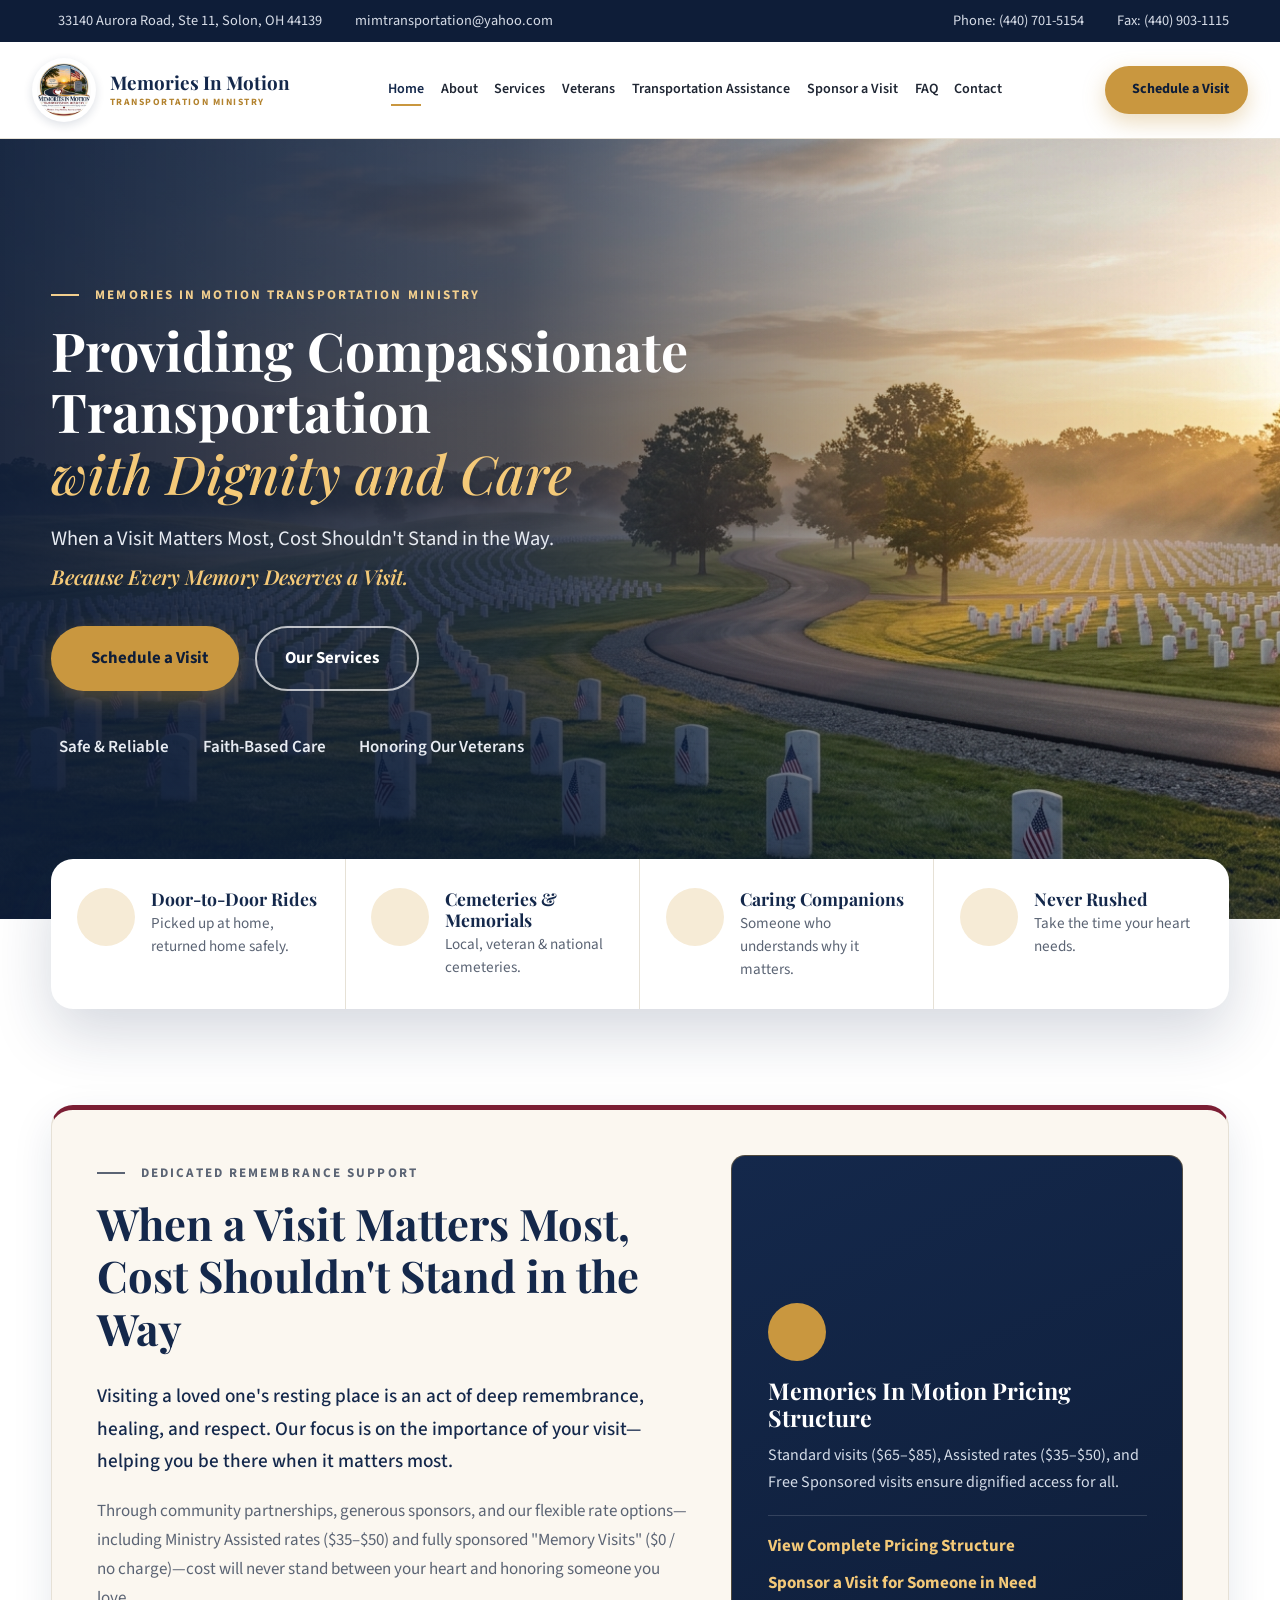
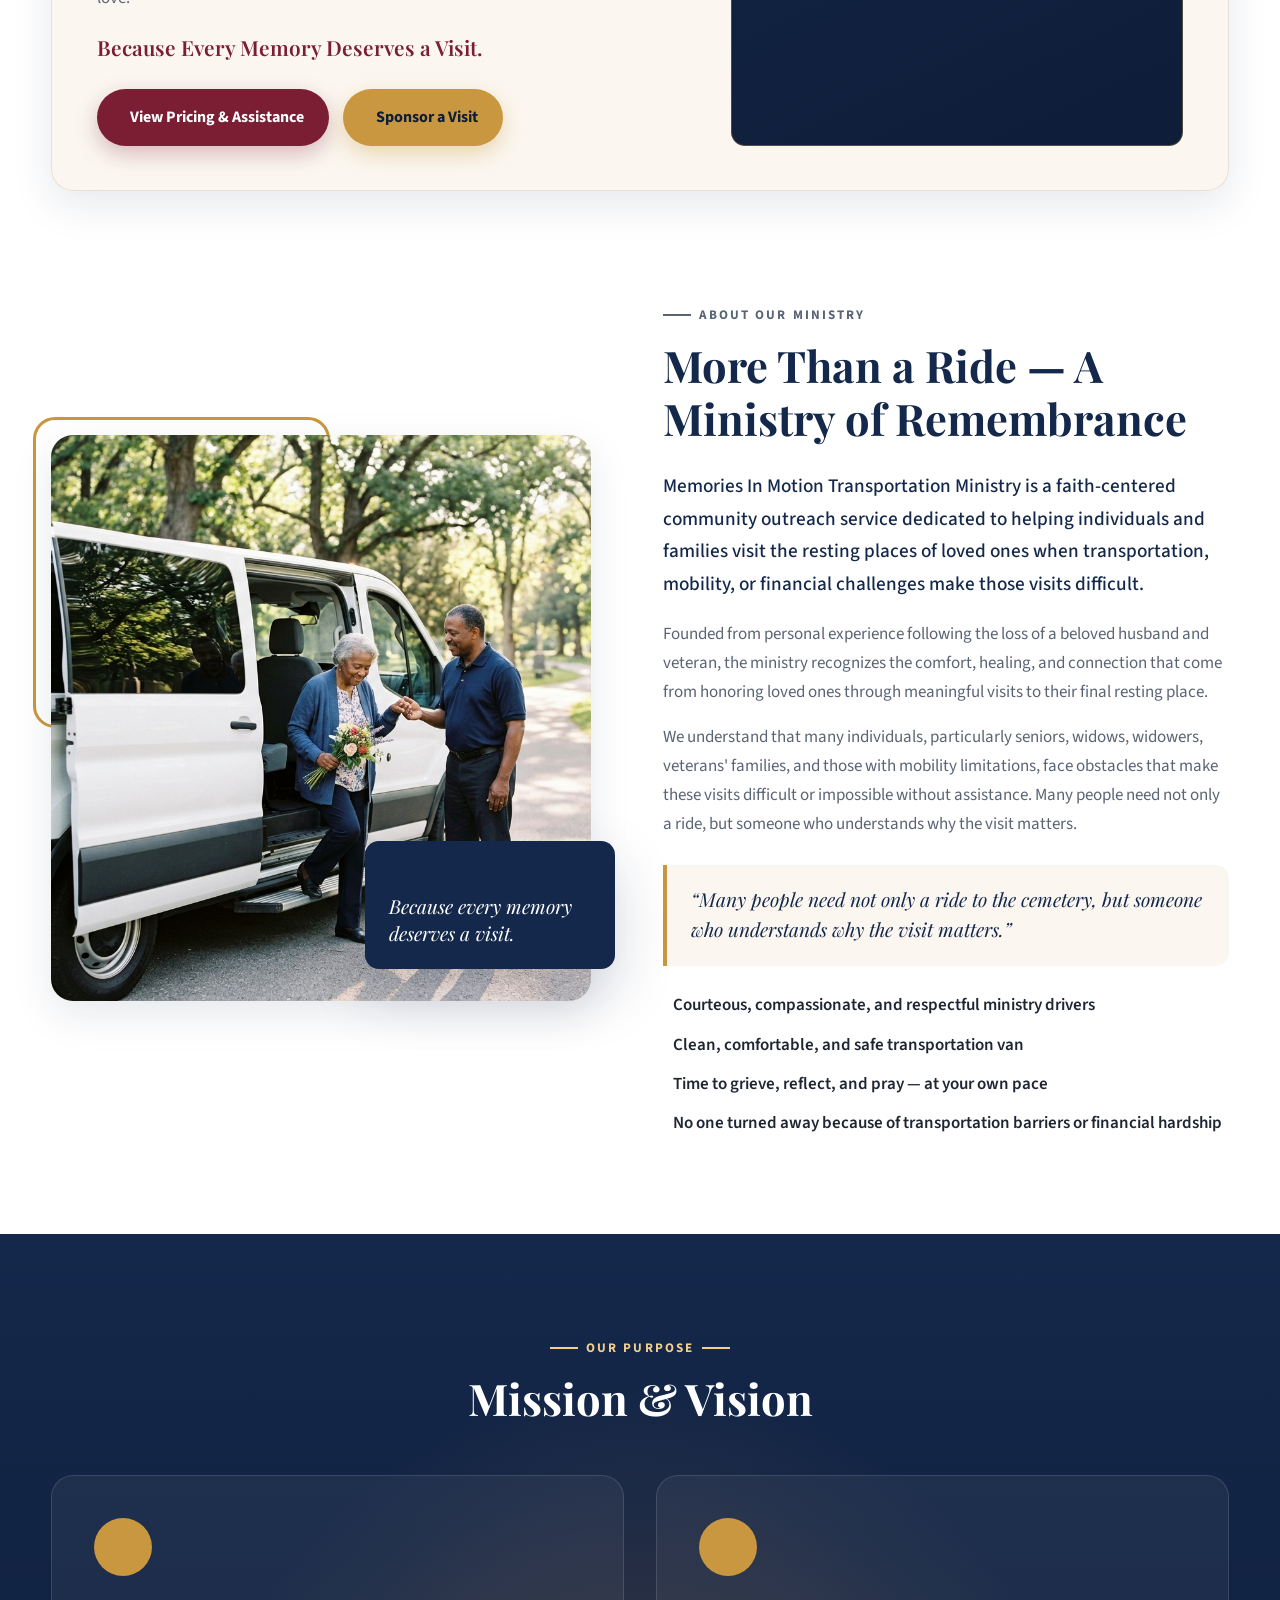
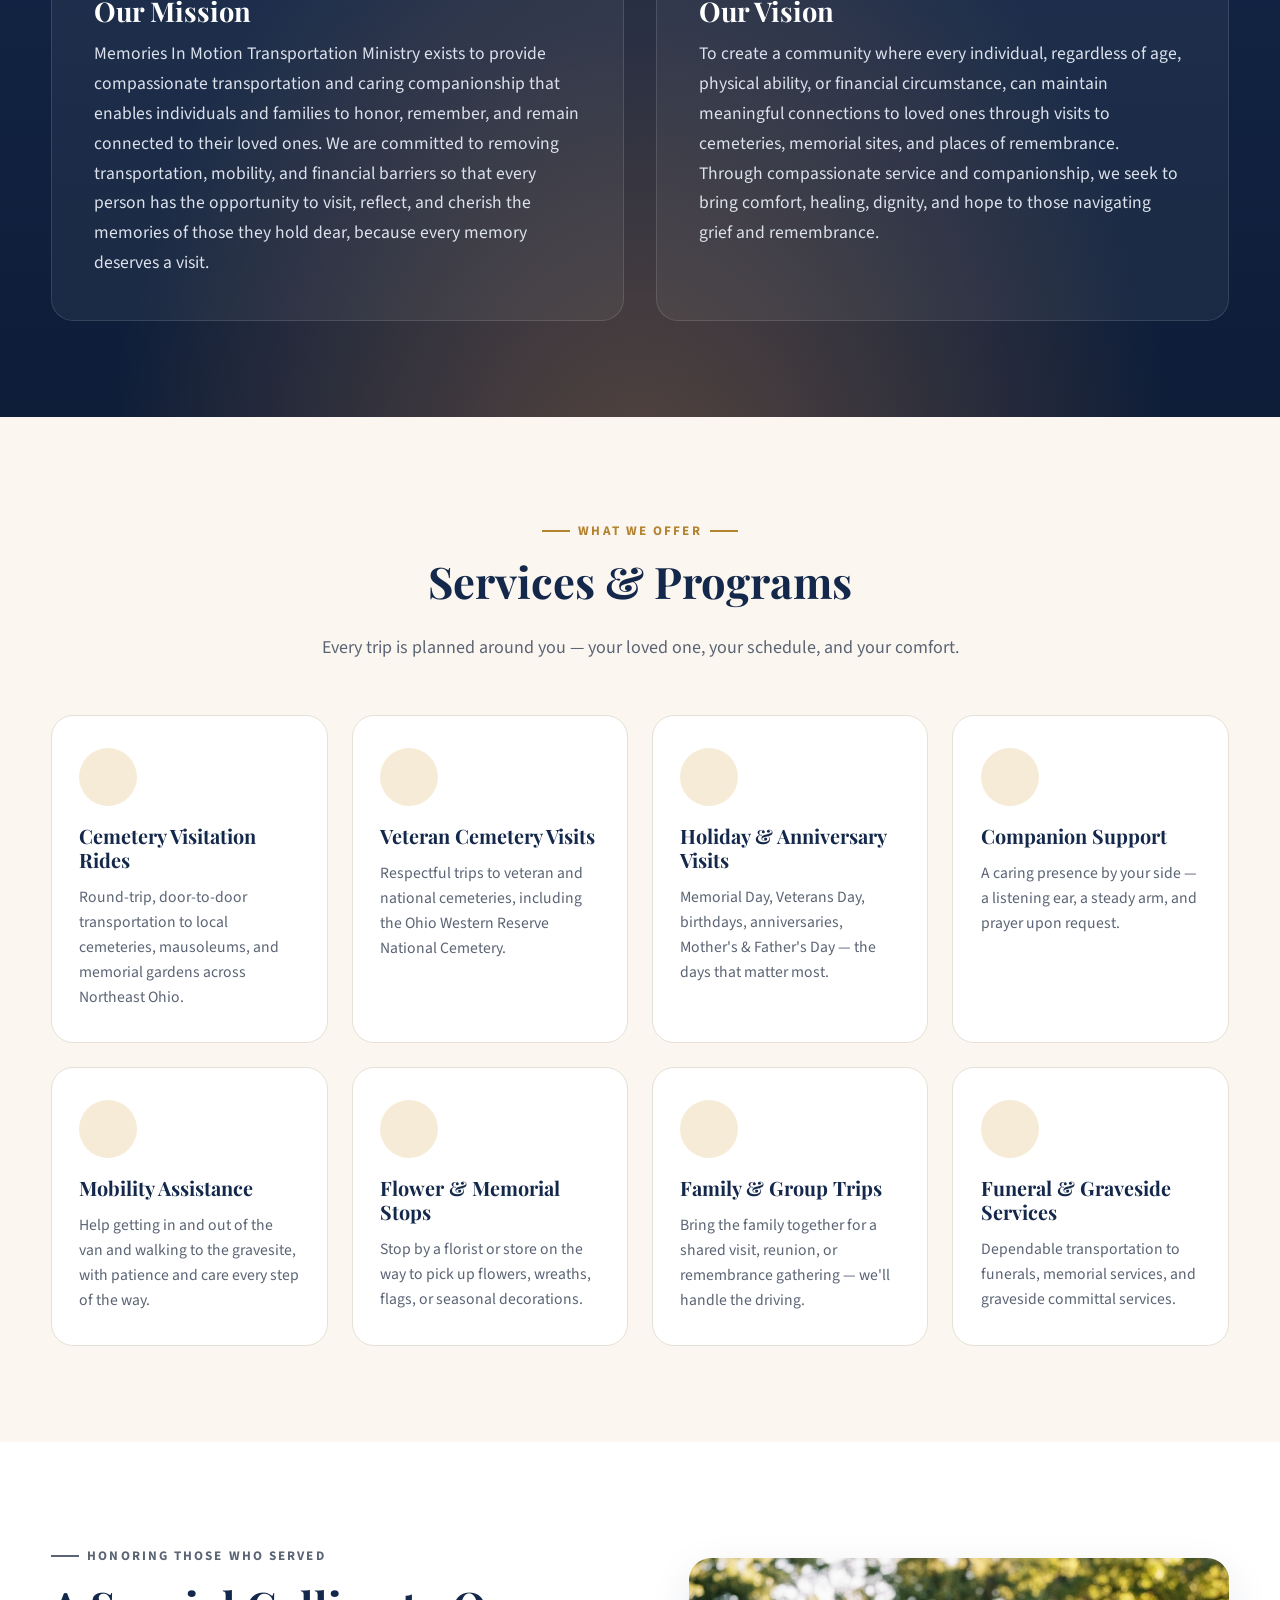
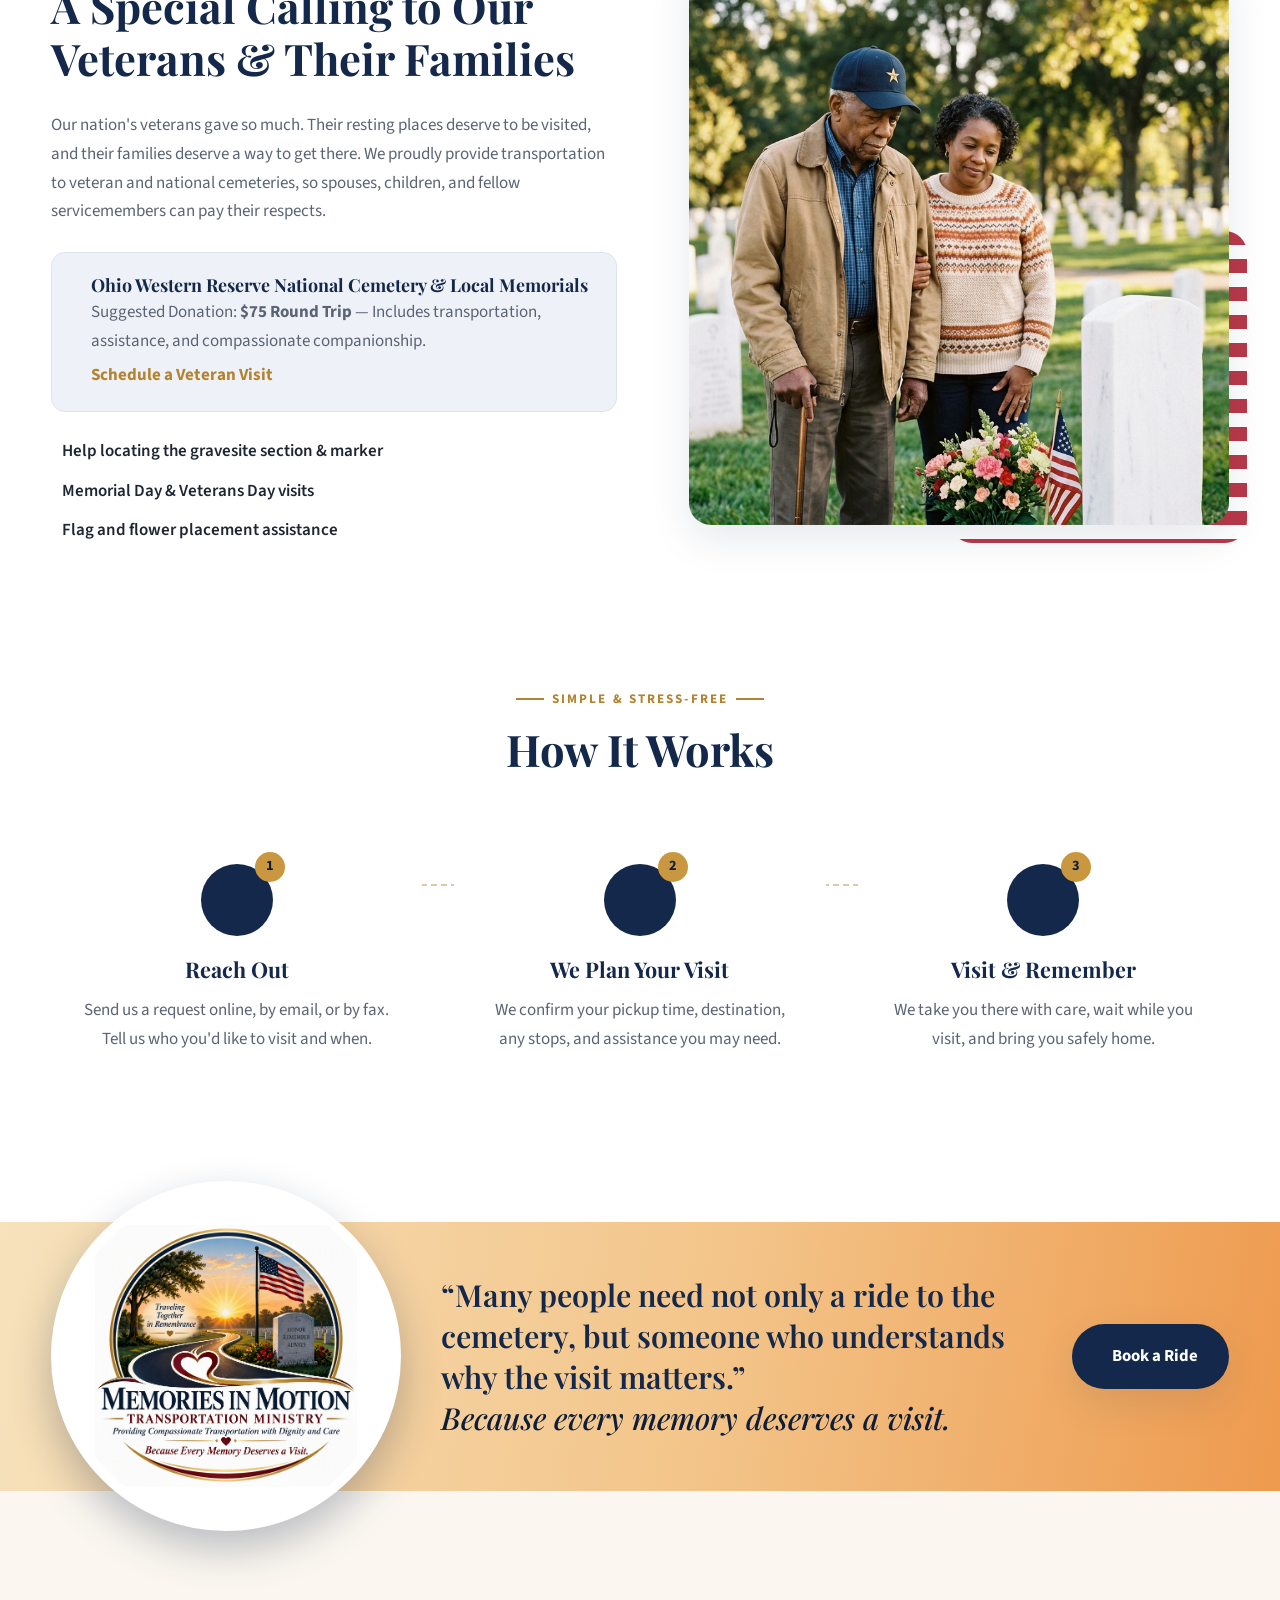
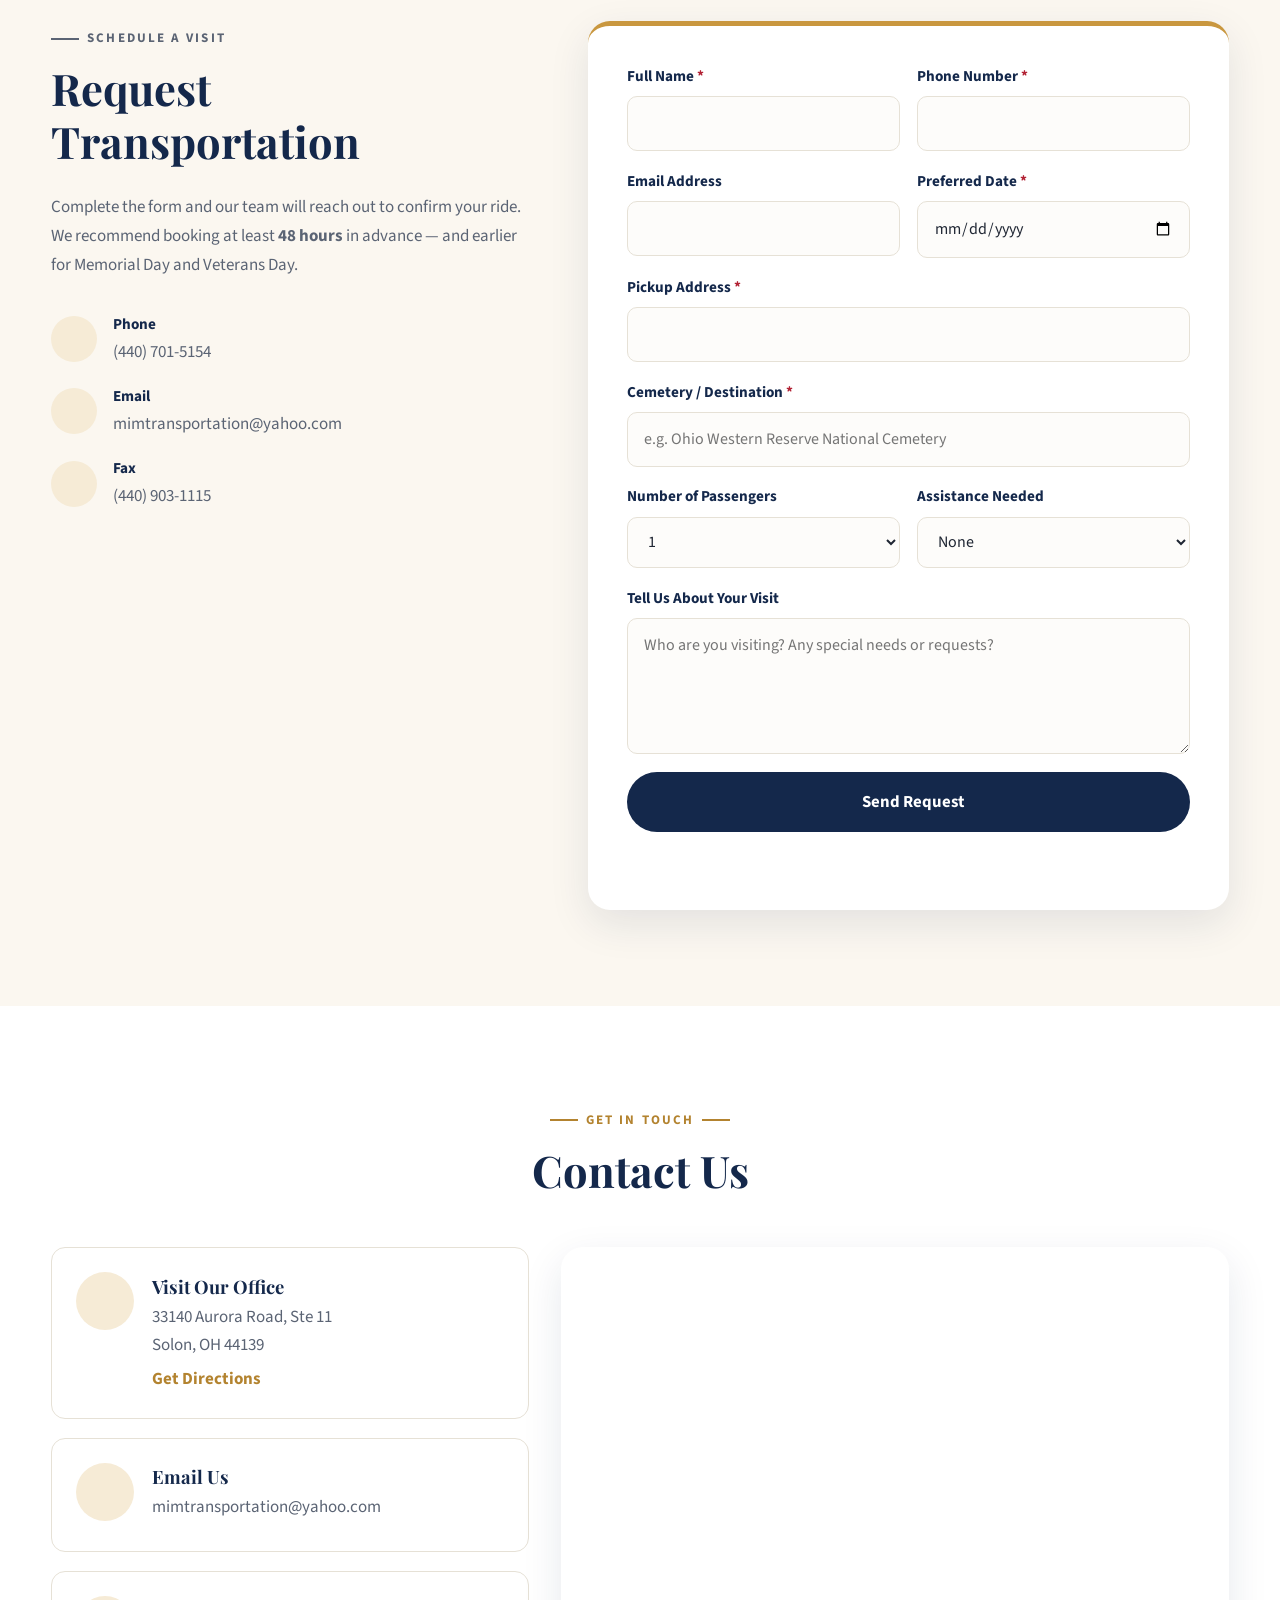
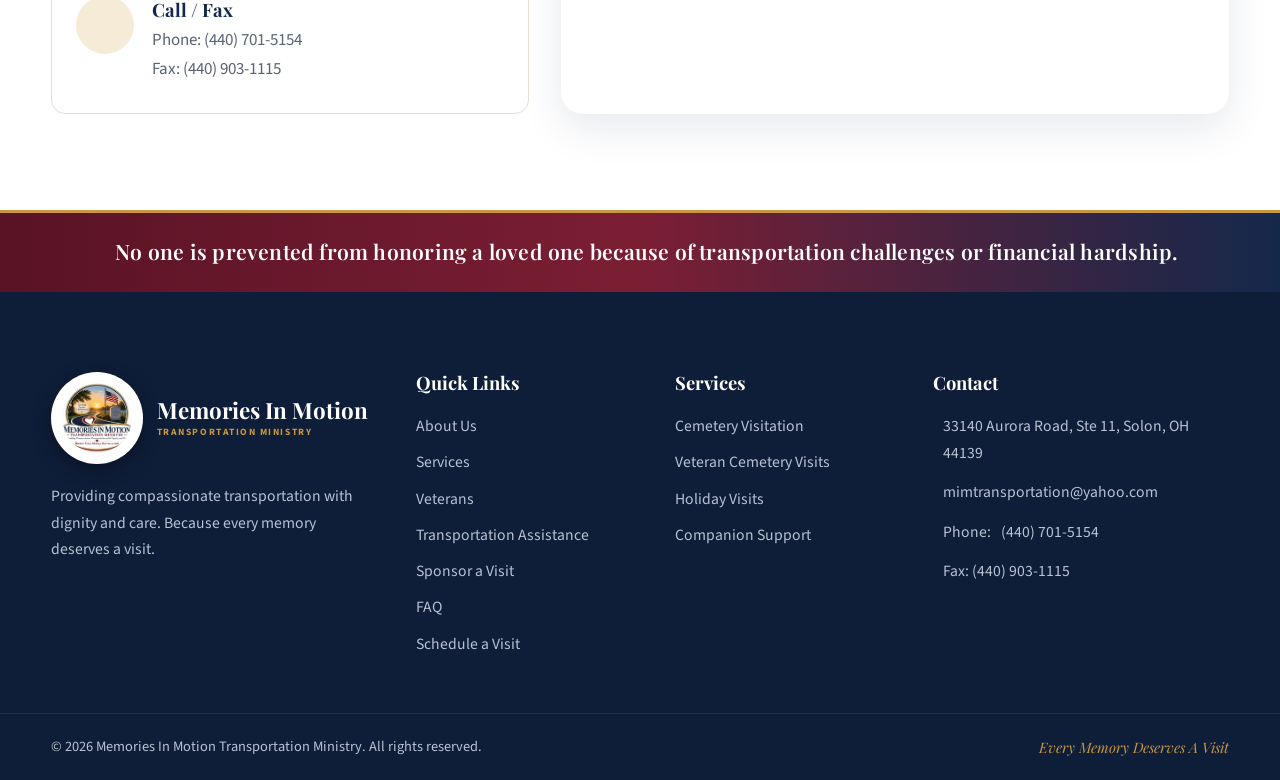
<file: index.html>
<!DOCTYPE html>
<html lang="en">
<head>
  <meta charset="UTF-8">
  <meta name="viewport" content="width=device-width, initial-scale=1.0">
  <title>Memories In Motion Transportation Ministry | Every Memory Deserves A Visit</title>
  <meta name="description" content="Memories In Motion Transportation Ministry provides compassionate cemetery and veteran memorial transportation with dignity and care in Solon, Ohio and Northeast Ohio. Every memory deserves a visit.">
  <link rel="icon" type="image/svg+xml" href="assets/img/logo.png">

  <!-- Fonts -->
  <link rel="preconnect" href="https://fonts.googleapis.com">
  <link rel="preconnect" href="https://fonts.gstatic.com" crossorigin>
  <link href="https://fonts.googleapis.com/css2?family=Playfair+Display:ital,wght@0,500;0,600;0,700;1,500&family=Source+Sans+3:wght@400;500;600;700&display=swap" rel="stylesheet">

  <!-- Flaticon UIcons — Regular Rounded -->
  <link rel="stylesheet" href="https://cdn-uicons.flaticon.com/2.6.0/uicons-regular-rounded/css/uicons-regular-rounded.css">

  <link rel="stylesheet" href="assets/css/style.css">
</head>
<body>

  <a class="skip-link" href="#main">Skip to main content</a>

  <!-- ============ TOP BAR ============ -->
  <div class="topbar">
    <div class="container topbar__inner">
      <ul class="topbar__list">
        <li><i class="fi fi-rr-marker"></i><a href="https://www.google.com/maps/search/33140+Aurora+Road,+Ste+11,+Solon,+OH+44139" target="_blank" rel="noopener">33140 Aurora Road, Ste 11, Solon, OH 44139</a></li>
        <li><i class="fi fi-rr-envelope"></i><a href="mailto:mimtransportation@yahoo.com">mimtransportation@yahoo.com</a></li>
      </ul>
      <ul class="topbar__list">
        <li><i class="fi fi-rr-phone-call"></i><a href="tel:4407015154">Phone: (440) 701-5154</a></li>
        <li><i class="fi fi-rr-print"></i><span>Fax: (440) 903-1115</span></li>
      </ul>
    </div>
  </div>

  <!-- ============ HEADER ============ -->
  <header class="header" id="header">
    <div class="header__inner">
      <a href="index.html" class="brand" aria-label="Memories In Motion Transportation Ministry – Home">
        <img src="assets/img/logo.png" alt="Memories In Motion Transportation Ministry Logo" class="brand__mark" width="74" height="74">
        <span class="brand__text">
          <span class="brand__name">Memories In Motion</span>
          <span class="brand__sub">Transportation Ministry</span>
        </span>
      </a>

      <nav class="nav" id="nav" aria-label="Main navigation">
        <ul class="nav__list">
          <li><a href="index.html" class="nav__link active">Home</a></li>
          <li><a href="about.html" class="nav__link">About</a></li>
          <li><a href="services.html" class="nav__link">Services</a></li>
          <li><a href="veterans.html" class="nav__link">Veterans</a></li>
          <li><a href="transportation-assistance.html" class="nav__link">Transportation Assistance</a></li>
          <li><a href="sponsor-a-visit.html" class="nav__link">Sponsor a Visit</a></li>
          <li><a href="faq.html" class="nav__link">FAQ</a></li>
          <li><a href="contact.html" class="nav__link">Contact</a></li>
        </ul>
        <a href="#request" class="btn btn--gold nav__cta"><i class="fi fi-rr-calendar"></i> Schedule a Visit</a>
      </nav>

      <button class="nav-toggle" id="navToggle" aria-label="Open menu" aria-expanded="false" aria-controls="nav">
        <i class="fi fi-rr-menu-burger"></i>
      </button>
    </div>
  </header>

  <main id="main">

    <!-- ============ HERO ============ -->
    <section class="hero" id="home">
      <div class="hero__bg" style="background-image:url('assets/img/hero.jpg')"></div>
      <div class="hero__overlay"></div>
      <div class="container hero__content">
        <p class="eyebrow eyebrow--light"><i class="fi fi-rr-heart"></i> MEMORIES IN MOTION Transportation Ministry</p>
        <h1 class="hero__title">Providing Compassionate Transportation<br><em>with Dignity and Care</em></h1>
        <p class="hero__lead">When a Visit Matters Most, Cost Shouldn't Stand in the Way.<br><strong>Because Every Memory Deserves a Visit.</strong></p>
        <div class="hero__actions">
          <a href="#request" class="btn btn--gold btn--lg"><i class="fi fi-rr-calendar"></i> Schedule a Visit</a>
          <a href="#services" class="btn btn--ghost btn--lg">Our Services <i class="fi fi-rr-arrow-small-right"></i></a>
        </div>
        <ul class="hero__badges">
          <li><i class="fi fi-rr-shield-check"></i> Safe &amp; Reliable</li>
          <li><i class="fi fi-rr-hand-holding-heart"></i> Faith-Based Care</li>
          <li><i class="fi fi-rr-flag"></i> Honoring Our Veterans</li>
        </ul>
      </div>
    </section>

    <!-- ============ QUICK INFO STRIP ============ -->
    <section class="strip" aria-label="Quick highlights">
      <div class="container strip__grid">
        <div class="strip__item">
          <span class="icon-circle"><i class="fi fi-rr-shuttle-van"></i></span>
          <div><h3>Door-to-Door Rides</h3><p>Picked up at home, returned home safely.</p></div>
        </div>
        <div class="strip__item">
          <span class="icon-circle"><i class="fi fi-rr-marker"></i></span>
          <div><h3>Cemeteries &amp; Memorials</h3><p>Local, veteran &amp; national cemeteries.</p></div>
        </div>
        <div class="strip__item">
          <span class="icon-circle"><i class="fi fi-rr-users"></i></span>
          <div><h3>Caring Companions</h3><p>Someone who understands why it matters.</p></div>
        </div>
        <div class="strip__item">
          <span class="icon-circle"><i class="fi fi-rr-clock"></i></span>
          <div><h3>Never Rushed</h3><p>Take the time your heart needs.</p></div>
        </div>
      </div>
    </section>

    <!-- ============ WHEN A VISIT MATTERS MOST ============ -->
    <section class="section no-cost" id="assistance">
      <div class="container">
        <div class="no-cost__card">
          <div class="no-cost__content">
            <p class="eyebrow"><i class="fi fi-rr-hand-holding-heart"></i> Dedicated Remembrance Support</p>
            <h2 class="section-title">When a Visit Matters Most, Cost Shouldn't Stand in the Way</h2>
            <p class="lead">Visiting a loved one's resting place is an act of deep remembrance, healing, and respect. Our focus is on the importance of your visit—helping you be there when it matters most.</p>
            <p>Through community partnerships, generous sponsors, and our flexible rate options—including Ministry Assisted rates ($35–$50) and fully sponsored "Memory Visits" ($0 / no charge)—cost will never stand between your heart and honoring someone you love.</p>
            <p class="no-cost__closing">Because Every Memory Deserves a Visit.</p>
            <div class="no-cost__actions">
              <a href="transportation-assistance.html" class="btn btn--burgundy"><i class="fi fi-rr-hand-holding-heart"></i> View Pricing &amp; Assistance</a>
              <a href="sponsor-a-visit.html" class="btn btn--gold"><i class="fi fi-rr-heart"></i> Sponsor a Visit</a>
            </div>
          </div>
          <div class="no-cost__fund">
            <span class="icon-circle icon-circle--gold"><i class="fi fi-rr-shield-check"></i></span>
            <h3>Memories In Motion Pricing Structure</h3>
            <p>Standard visits ($65–$85), Assisted rates ($35–$50), and Free Sponsored visits ensure dignified access for all.</p>
            <div class="no-cost__fund-links">
              <a href="transportation-assistance.html#schedule" class="link">View Complete Pricing Structure <i class="fi fi-rr-arrow-small-right"></i></a>
              <a href="sponsor-a-visit.html" class="link">Sponsor a Visit for Someone in Need <i class="fi fi-rr-arrow-small-right"></i></a>
            </div>
          </div>
        </div>
      </div>
    </section>

    <!-- ============ ABOUT ============ -->
    <section class="section about" id="about">
      <div class="container about__grid">
        <div class="about__media">
          <img src="assets/img/about.jpg" alt="A caring driver helping an elderly woman holding flowers step out of a van" loading="lazy">
          <div class="about__card">
            <i class="fi fi-rr-quote-right"></i>
            <p>Because every memory deserves a visit.</p>
          </div>
        </div>
        <div class="about__text">
          <p class="eyebrow">About Our Ministry</p>
          <h2 class="section-title">More Than a Ride — A Ministry of Remembrance</h2>
          <p class="lead">Memories In Motion Transportation Ministry is a faith-centered community outreach service dedicated to helping individuals and families visit the resting places of loved ones when transportation, mobility, or financial challenges make those visits difficult.</p>
          <p>Founded from personal experience following the loss of a beloved husband and veteran, the ministry recognizes the comfort, healing, and connection that come from honoring loved ones through meaningful visits to their final resting place.</p>
          <p>We understand that many individuals, particularly seniors, widows, widowers, veterans' families, and those with mobility limitations, face obstacles that make these visits difficult or impossible without assistance. Many people need not only a ride, but someone who understands why the visit matters.</p>
          <blockquote class="pullquote">
            “Many people need not only a ride to the cemetery, but someone who understands why the visit matters.”
          </blockquote>
          <ul class="checklist">
            <li><i class="fi fi-rr-check-circle"></i> Courteous, compassionate, and respectful ministry drivers</li>
            <li><i class="fi fi-rr-check-circle"></i> Clean, comfortable, and safe transportation van</li>
            <li><i class="fi fi-rr-check-circle"></i> Time to grieve, reflect, and pray — at your own pace</li>
            <li><i class="fi fi-rr-check-circle"></i> No one turned away because of transportation barriers or financial hardship</li>
          </ul>
        </div>
      </div>
    </section>

    <!-- ============ MISSION & VISION ============ -->
    <section class="section mv" aria-labelledby="mvTitle">
      <div class="container">
        <div class="section-head section-head--light">
          <p class="eyebrow eyebrow--light">Our Purpose</p>
          <h2 class="section-title" id="mvTitle">Mission &amp; Vision</h2>
        </div>
        <div class="mv__grid">
          <article class="mv__card">
            <span class="icon-circle icon-circle--gold"><i class="fi fi-rr-hand-holding-heart"></i></span>
            <h3>Our Mission</h3>
            <p>Memories In Motion Transportation Ministry exists to provide compassionate transportation and caring companionship that enables individuals and families to honor, remember, and remain connected to their loved ones. We are committed to removing transportation, mobility, and financial barriers so that every person has the opportunity to visit, reflect, and cherish the memories of those they hold dear, because every memory deserves a visit.</p>
          </article>
          <article class="mv__card">
            <span class="icon-circle icon-circle--gold"><i class="fi fi-rr-eye"></i></span>
            <h3>Our Vision</h3>
            <p>To create a community where every individual, regardless of age, physical ability, or financial circumstance, can maintain meaningful connections to loved ones through visits to cemeteries, memorial sites, and places of remembrance. Through compassionate service and companionship, we seek to bring comfort, healing, dignity, and hope to those navigating grief and remembrance.</p>
          </article>
        </div>
      </div>
    </section>

    <!-- ============ SERVICES ============ -->
    <section class="section services" id="services">
      <div class="container">
        <div class="section-head">
          <p class="eyebrow">What We Offer</p>
          <h2 class="section-title">Services &amp; Programs</h2>
          <p class="section-sub">Every trip is planned around you — your loved one, your schedule, and your comfort.</p>
        </div>

        <div class="cards">
          <article class="card">
            <span class="icon-circle"><i class="fi fi-rr-shuttle-van"></i></span>
            <h3>Cemetery Visitation Rides</h3>
            <p>Round-trip, door-to-door transportation to local cemeteries, mausoleums, and memorial gardens across Northeast Ohio.</p>
          </article>
          <article class="card">
            <span class="icon-circle"><i class="fi fi-rr-flag"></i></span>
            <h3>Veteran Cemetery Visits</h3>
            <p>Respectful trips to veteran and national cemeteries, including the Ohio Western Reserve National Cemetery.</p>
          </article>
          <article class="card">
            <span class="icon-circle"><i class="fi fi-rr-calendar-heart"></i></span>
            <h3>Holiday &amp; Anniversary Visits</h3>
            <p>Memorial Day, Veterans Day, birthdays, anniversaries, Mother's &amp; Father's Day — the days that matter most.</p>
          </article>
          <article class="card">
            <span class="icon-circle"><i class="fi fi-rr-hand-holding-heart"></i></span>
            <h3>Companion Support</h3>
            <p>A caring presence by your side — a listening ear, a steady arm, and prayer upon request.</p>
          </article>
          <article class="card">
            <span class="icon-circle"><i class="fi fi-rr-wheelchair"></i></span>
            <h3>Mobility Assistance</h3>
            <p>Help getting in and out of the van and walking to the gravesite, with patience and care every step of the way.</p>
          </article>
          <article class="card">
            <span class="icon-circle"><i class="fi fi-rr-flower-tulip"></i></span>
            <h3>Flower &amp; Memorial Stops</h3>
            <p>Stop by a florist or store on the way to pick up flowers, wreaths, flags, or seasonal decorations.</p>
          </article>
          <article class="card">
            <span class="icon-circle"><i class="fi fi-rr-users-alt"></i></span>
            <h3>Family &amp; Group Trips</h3>
            <p>Bring the family together for a shared visit, reunion, or remembrance gathering — we'll handle the driving.</p>
          </article>
          <article class="card">
            <span class="icon-circle"><i class="fi fi-rr-church"></i></span>
            <h3>Funeral &amp; Graveside Services</h3>
            <p>Dependable transportation to funerals, memorial services, and graveside committal services.</p>
          </article>
        </div>
      </div>
    </section>

    <!-- ============ VETERANS ============ -->
    <section class="section veterans" id="veterans">
      <div class="container veterans__grid">
        <div class="veterans__text">
          <p class="eyebrow">Honoring Those Who Served</p>
          <h2 class="section-title">A Special Calling to Our Veterans &amp; Their Families</h2>
          <p>Our nation's veterans gave so much. Their resting places deserve to be visited, and their families deserve a way to get there. We proudly provide transportation to veteran and national cemeteries, so spouses, children, and fellow servicemembers can pay their respects.</p>
          <div class="info-box">
            <i class="fi fi-rr-flag"></i>
            <div>
              <h4>Ohio Western Reserve National Cemetery &amp; Local Memorials</h4>
              <p>Suggested Donation: <strong>$75 Round Trip</strong> — Includes transportation, assistance, and compassionate companionship.</p>
              <a href="#request" class="link">Schedule a Veteran Visit <i class="fi fi-rr-arrow-small-right"></i></a>
            </div>
          </div>
          <ul class="checklist">
            <li><i class="fi fi-rr-check-circle"></i> Help locating the gravesite section &amp; marker</li>
            <li><i class="fi fi-rr-check-circle"></i> Memorial Day &amp; Veterans Day visits</li>
            <li><i class="fi fi-rr-check-circle"></i> Flag and flower placement assistance</li>
          </ul>
        </div>
        <div class="veterans__media">
          <img src="assets/img/veterans.jpg" alt="An elderly veteran and family member standing before a headstone with an American flag" loading="lazy">
        </div>
      </div>
    </section>

    <!-- ============ HOW IT WORKS ============ -->
    <section class="section how" id="how">
      <div class="container">
        <div class="section-head">
          <p class="eyebrow">Simple &amp; Stress-Free</p>
          <h2 class="section-title">How It Works</h2>
        </div>
        <ol class="steps">
          <li class="step">
            <span class="step__num">1</span>
            <span class="icon-circle"><i class="fi fi-rr-envelope"></i></span>
            <h3>Reach Out</h3>
            <p>Send us a request online, by email, or by fax. Tell us who you'd like to visit and when.</p>
          </li>
          <li class="step">
            <span class="step__num">2</span>
            <span class="icon-circle"><i class="fi fi-rr-route"></i></span>
            <h3>We Plan Your Visit</h3>
            <p>We confirm your pickup time, destination, any stops, and assistance you may need.</p>
          </li>
          <li class="step">
            <span class="step__num">3</span>
            <span class="icon-circle"><i class="fi fi-rr-heart"></i></span>
            <h3>Visit &amp; Remember</h3>
            <p>We take you there with care, wait while you visit, and bring you safely home.</p>
          </li>
        </ol>
      </div>
    </section>

    <!-- ============ QUOTE BANNER ============ -->
    <section class="banner">
      <div class="container banner__inner">
        <div class="banner__logo-wrap">
          <img src="assets/img/logo.png" alt="Memories In Motion Logo" class="banner__logo" width="262" height="262">
        </div>
        <div>
          <p class="banner__quote">“Many people need not only a ride to the cemetery, but someone who understands why the visit matters.”<br><em>Because every memory deserves a visit.</em></p>
        </div>
        <a href="#request" class="btn btn--gold btn--lg"><i class="fi fi-rr-calendar"></i> Book a Ride</a>
      </div>
    </section>

    <!-- ============ REQUEST FORM ============ -->
    <section class="section request" id="request">
      <div class="container request__grid">
        <div class="request__intro">
          <p class="eyebrow">Schedule a Visit</p>
          <h2 class="section-title">Request Transportation</h2>
          <p>Complete the form and our team will reach out to confirm your ride. We recommend booking at least <strong>48 hours</strong> in advance — and earlier for Memorial Day and Veterans Day.</p>
          <ul class="contact-list">
            <li><span class="icon-circle icon-circle--sm"><i class="fi fi-rr-phone-call"></i></span><div><strong>Phone</strong><a href="tel:4407015154">(440) 701-5154</a></div></li>
            <li><span class="icon-circle icon-circle--sm"><i class="fi fi-rr-envelope"></i></span><div><strong>Email</strong><a href="mailto:mimtransportation@yahoo.com">mimtransportation@yahoo.com</a></div></li>
            <li><span class="icon-circle icon-circle--sm"><i class="fi fi-rr-print"></i></span><div><strong>Fax</strong><span>(440) 903-1115</span></div></li>
          </ul>
        </div>

        <form class="form" id="requestForm" novalidate>
          <div class="form__row">
            <div class="field">
              <label for="fName">Full Name <span>*</span></label>
              <input type="text" id="fName" name="name" required autocomplete="name">
            </div>
            <div class="field">
              <label for="fPhone">Phone Number <span>*</span></label>
              <input type="tel" id="fPhone" name="phone" required autocomplete="tel">
            </div>
          </div>
          <div class="form__row">
            <div class="field">
              <label for="fEmail">Email Address</label>
              <input type="email" id="fEmail" name="email" autocomplete="email">
            </div>
            <div class="field">
              <label for="fDate">Preferred Date <span>*</span></label>
              <input type="date" id="fDate" name="date" required>
            </div>
          </div>
          <div class="field">
            <label for="fPickup">Pickup Address <span>*</span></label>
            <input type="text" id="fPickup" name="pickup" required autocomplete="street-address">
          </div>
          <div class="field">
            <label for="fCemetery">Cemetery / Destination <span>*</span></label>
            <input type="text" id="fCemetery" name="cemetery" required placeholder="e.g. Ohio Western Reserve National Cemetery">
          </div>
          <div class="form__row">
            <div class="field">
              <label for="fPassengers">Number of Passengers</label>
              <select id="fPassengers" name="passengers">
                <option>1</option><option>2</option><option>3</option><option>4</option><option>5+</option>
              </select>
            </div>
            <div class="field">
              <label for="fAssist">Assistance Needed</label>
              <select id="fAssist" name="assist">
                <option>None</option>
                <option>Walking assistance</option>
                <option>Wheelchair / walker</option>
                <option>Flower / memorial stop</option>
                <option>Other (see message)</option>
              </select>
            </div>
          </div>
          <div class="field">
            <label for="fMsg">Tell Us About Your Visit</label>
            <textarea id="fMsg" name="message" rows="4" placeholder="Who are you visiting? Any special needs or requests?"></textarea>
          </div>
          <button type="submit" class="btn btn--navy btn--lg btn--block"><i class="fi fi-rr-paper-plane"></i> Send Request</button>
          <p class="form__note" id="formNote" role="status" aria-live="polite"></p>
        </form>
      </div>
    </section>

    <!-- ============ CONTACT ============ -->
    <section class="section contact" id="contact">
      <div class="container">
        <div class="section-head">
          <p class="eyebrow">Get In Touch</p>
          <h2 class="section-title">Contact Us</h2>
        </div>
        <div class="contact__grid">
          <div class="contact__cards">
            <div class="contact-card">
              <span class="icon-circle"><i class="fi fi-rr-marker"></i></span>
              <h3>Visit Our Office</h3>
              <p>33140 Aurora Road, Ste 11<br>Solon, OH 44139</p>
              <a class="link" href="https://www.google.com/maps/search/33140+Aurora+Road,+Ste+11,+Solon,+OH+44139" target="_blank" rel="noopener">Get Directions <i class="fi fi-rr-arrow-small-right"></i></a>
            </div>
            <div class="contact-card">
              <span class="icon-circle"><i class="fi fi-rr-envelope"></i></span>
              <h3>Email Us</h3>
              <p><a href="mailto:mimtransportation@yahoo.com">mimtransportation@yahoo.com</a></p>
            </div>
            <div class="contact-card">
              <span class="icon-circle"><i class="fi fi-rr-phone-call"></i></span>
              <h3>Call / Fax</h3>
              <p>Phone: <a href="tel:4407015154">(440) 701-5154</a><br>Fax: (440) 903-1115</p>
            </div>
          </div>
          <div class="contact__map">
            <iframe title="Map to Memories In Motion Transportation Ministry" src="https://www.google.com/maps?q=33140+Aurora+Road,+Ste+11,+Solon,+OH+44139&output=embed" loading="lazy" referrerpolicy="no-referrer-when-downgrade" allowfullscreen></iframe>
          </div>
        </div>
      </div>
    </section>

    <!-- ============ PURPOSE RIBBON BANNER ============ -->
    <section class="purpose-ribbon" aria-label="Ministry commitment statement">
      <div class="container purpose-ribbon__inner">
        <i class="fi fi-rr-hand-holding-heart"></i>
        <p>No one is prevented from honoring a loved one because of transportation challenges or financial hardship.</p>
      </div>
    </section>

  </main>

  <!-- ============ FOOTER ============ -->
  <footer class="footer">
    <div class="container footer__grid">
      <div class="footer__brand">
        <a href="index.html" class="brand brand--light">
          <img src="assets/img/logo.png" alt="Memories In Motion Transportation Ministry Logo" class="brand__mark" width="84" height="84">
          <span class="brand__text">
            <span class="brand__name">Memories In Motion</span>
            <span class="brand__sub">Transportation Ministry</span>
          </span>
        </a>
        <p>Providing compassionate transportation with dignity and care. Because every memory deserves a visit.</p>
      </div>
      <div>
        <h4>Quick Links</h4>
        <ul class="footer__links">
          <li><a href="about.html">About Us</a></li>
          <li><a href="services.html">Services</a></li>
          <li><a href="veterans.html">Veterans</a></li>
          <li><a href="transportation-assistance.html">Transportation Assistance</a></li>
          <li><a href="sponsor-a-visit.html">Sponsor a Visit</a></li>
          <li><a href="faq.html">FAQ</a></li>
          <li><a href="#request">Schedule a Visit</a></li>
        </ul>
      </div>
      <div>
        <h4>Services</h4>
        <ul class="footer__links">
          <li><a href="services.html">Cemetery Visitation</a></li>
          <li><a href="veterans.html">Veteran Cemetery Visits</a></li>
          <li><a href="services.html">Holiday Visits</a></li>
          <li><a href="services.html">Companion Support</a></li>
        </ul>
      </div>
      <div>
        <h4>Contact</h4>
        <ul class="footer__contact">
          <li><i class="fi fi-rr-marker"></i> 33140 Aurora Road, Ste 11, Solon, OH 44139</li>
          <li><i class="fi fi-rr-envelope"></i> <a href="mailto:mimtransportation@yahoo.com">mimtransportation@yahoo.com</a></li>
          <li><i class="fi fi-rr-phone-call"></i> Phone: <a href="tel:4407015154">(440) 701-5154</a></li>
          <li><i class="fi fi-rr-print"></i> Fax: (440) 903-1115</li>
        </ul>
      </div>
    </div>
    <div class="footer__bottom">
      <div class="container footer__bottom-inner">
        <p>&copy; <span id="year"></span> Memories In Motion Transportation Ministry. All rights reserved.</p>
        <p class="footer__slogan"><i class="fi fi-rr-heart"></i> Every Memory Deserves A Visit</p>
      </div>
    </div>
  </footer>

  <a href="#home" class="to-top" id="toTop" aria-label="Back to top"><i class="fi fi-rr-angle-small-up"></i></a>

  <script src="assets/js/main.js"></script>
</body>
</html>
</file>
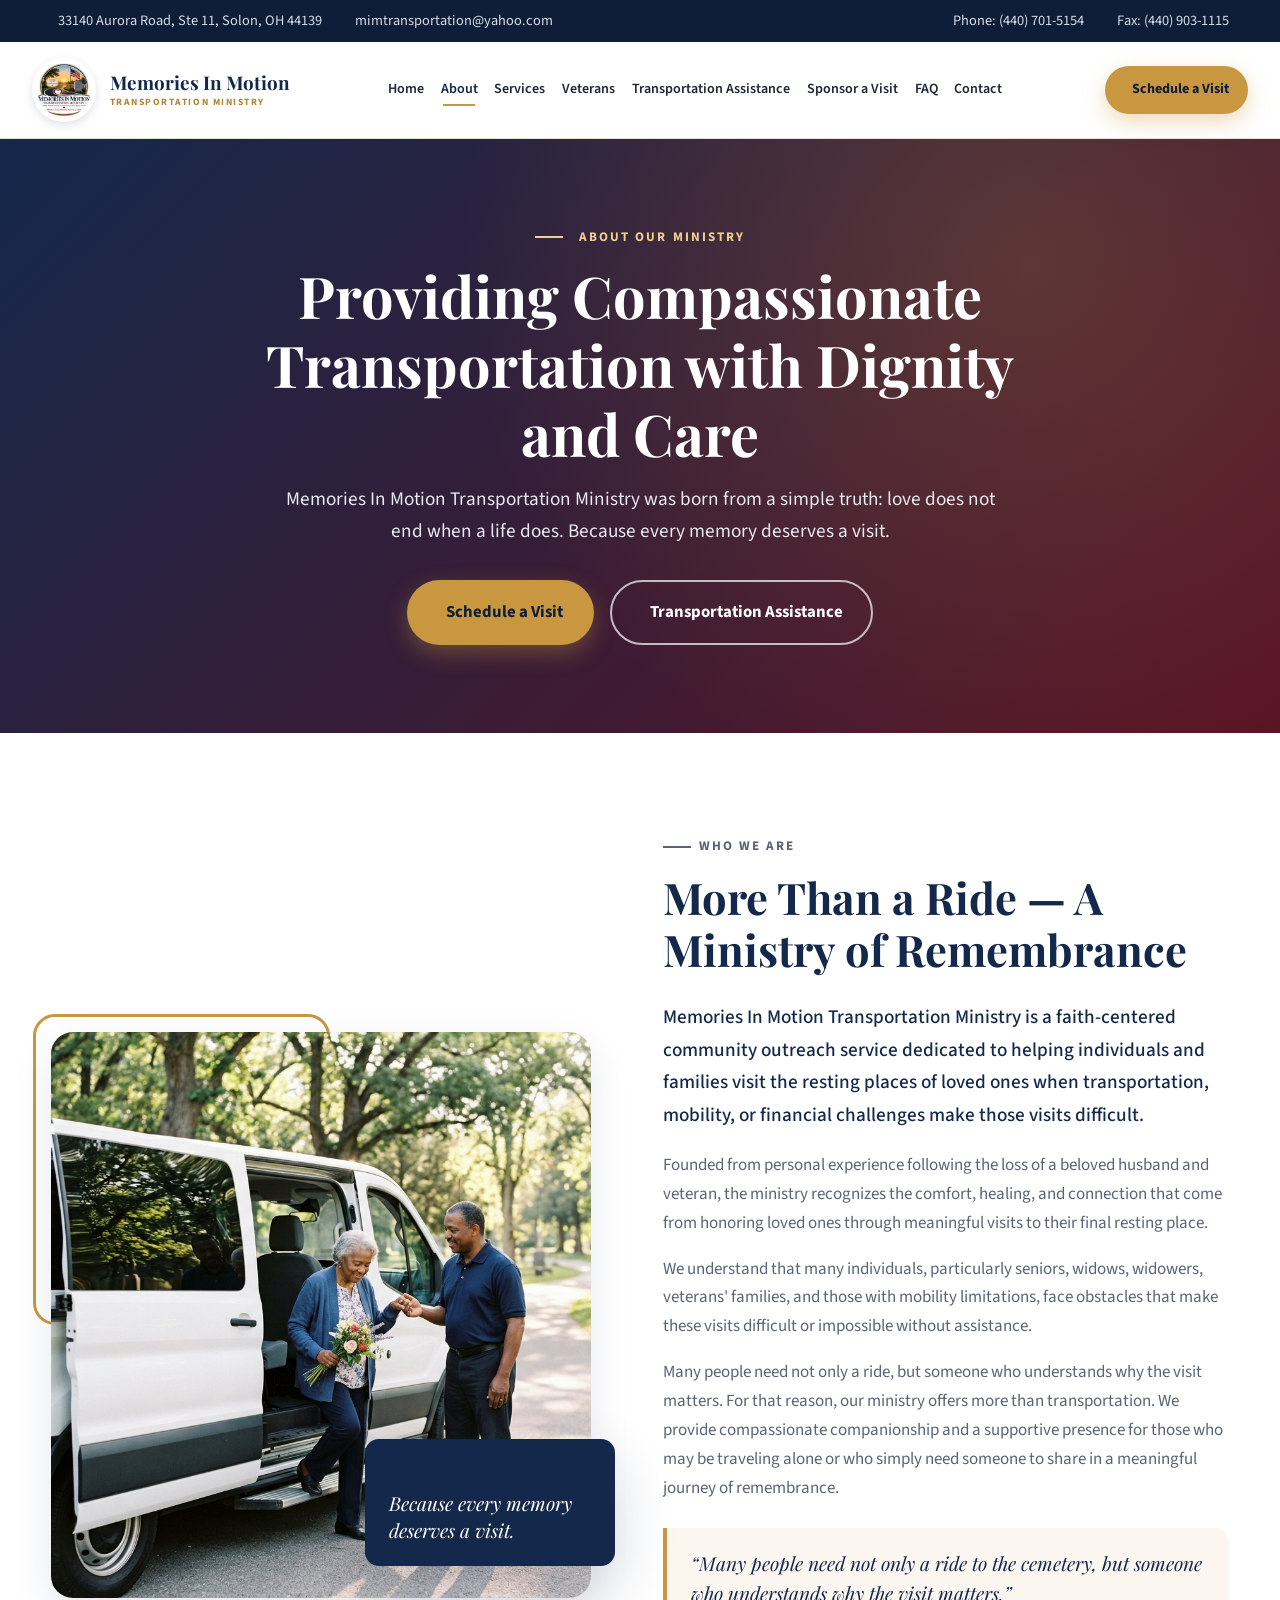
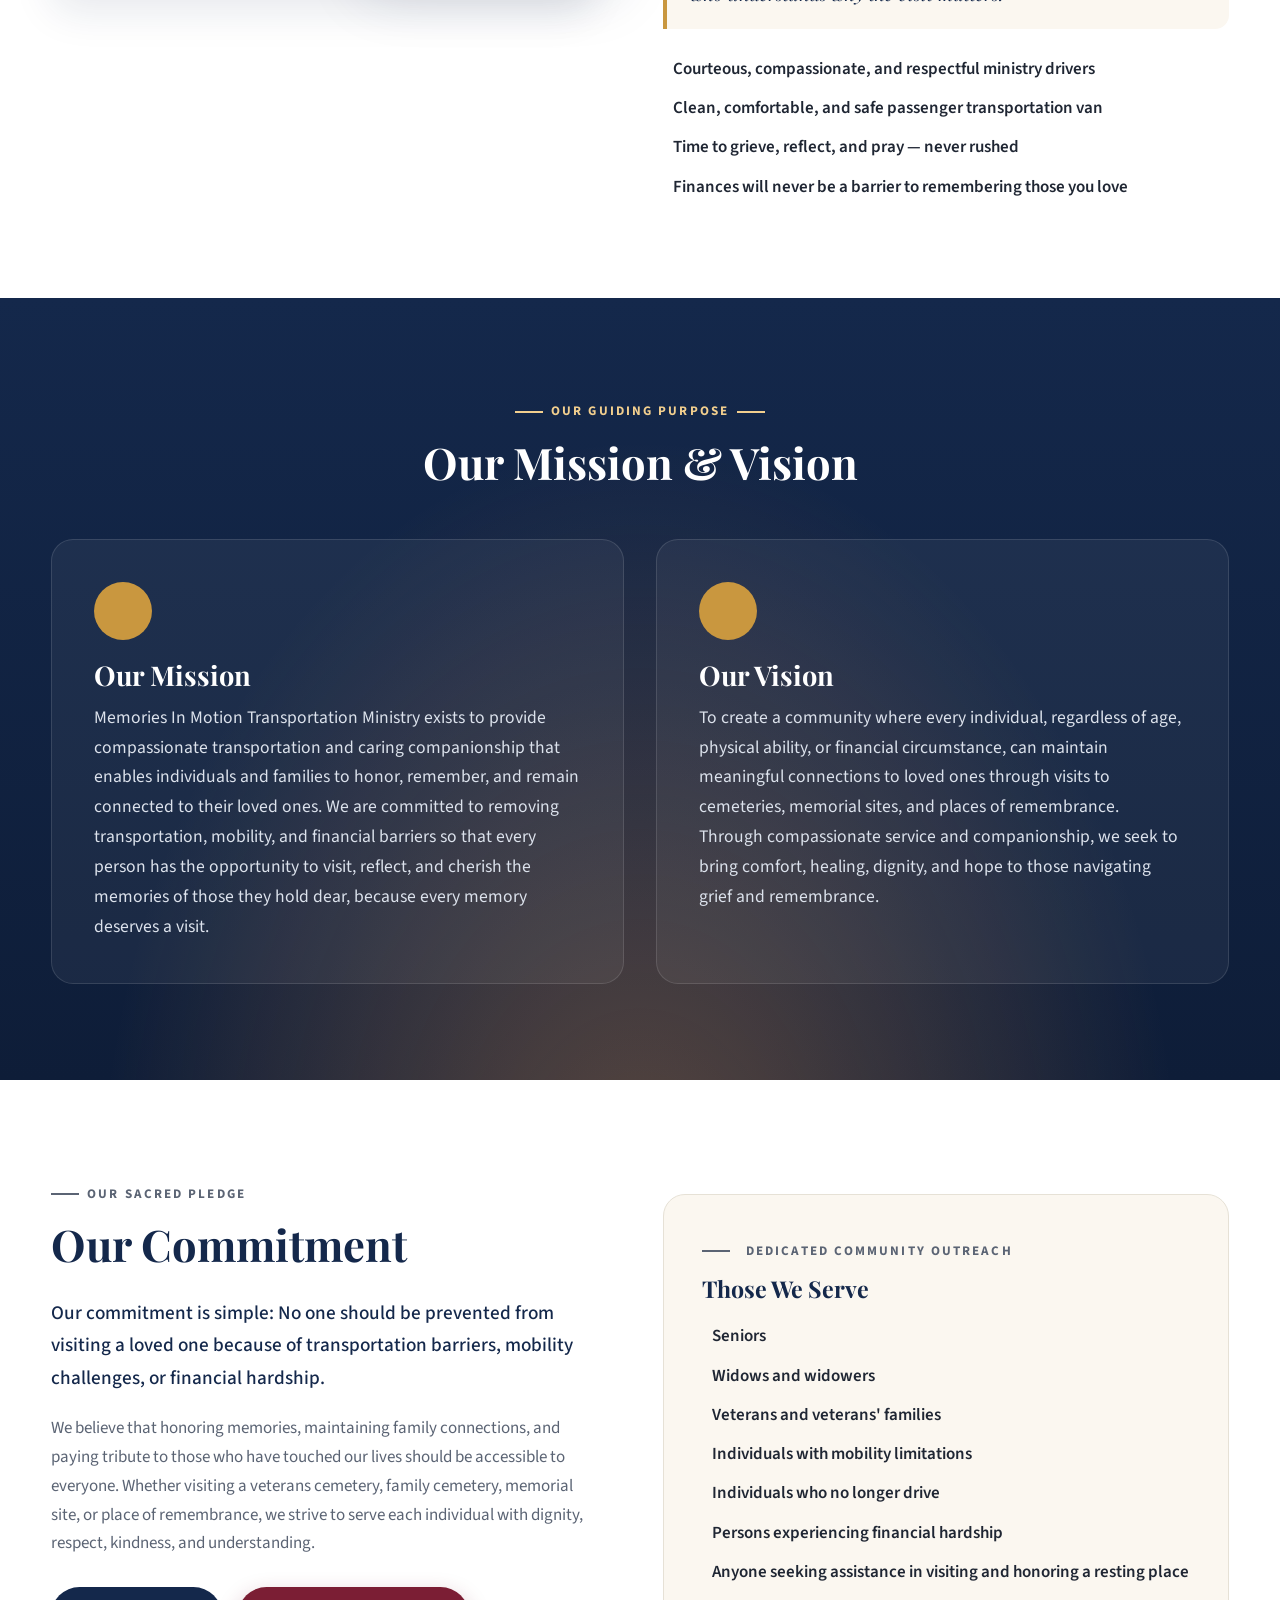
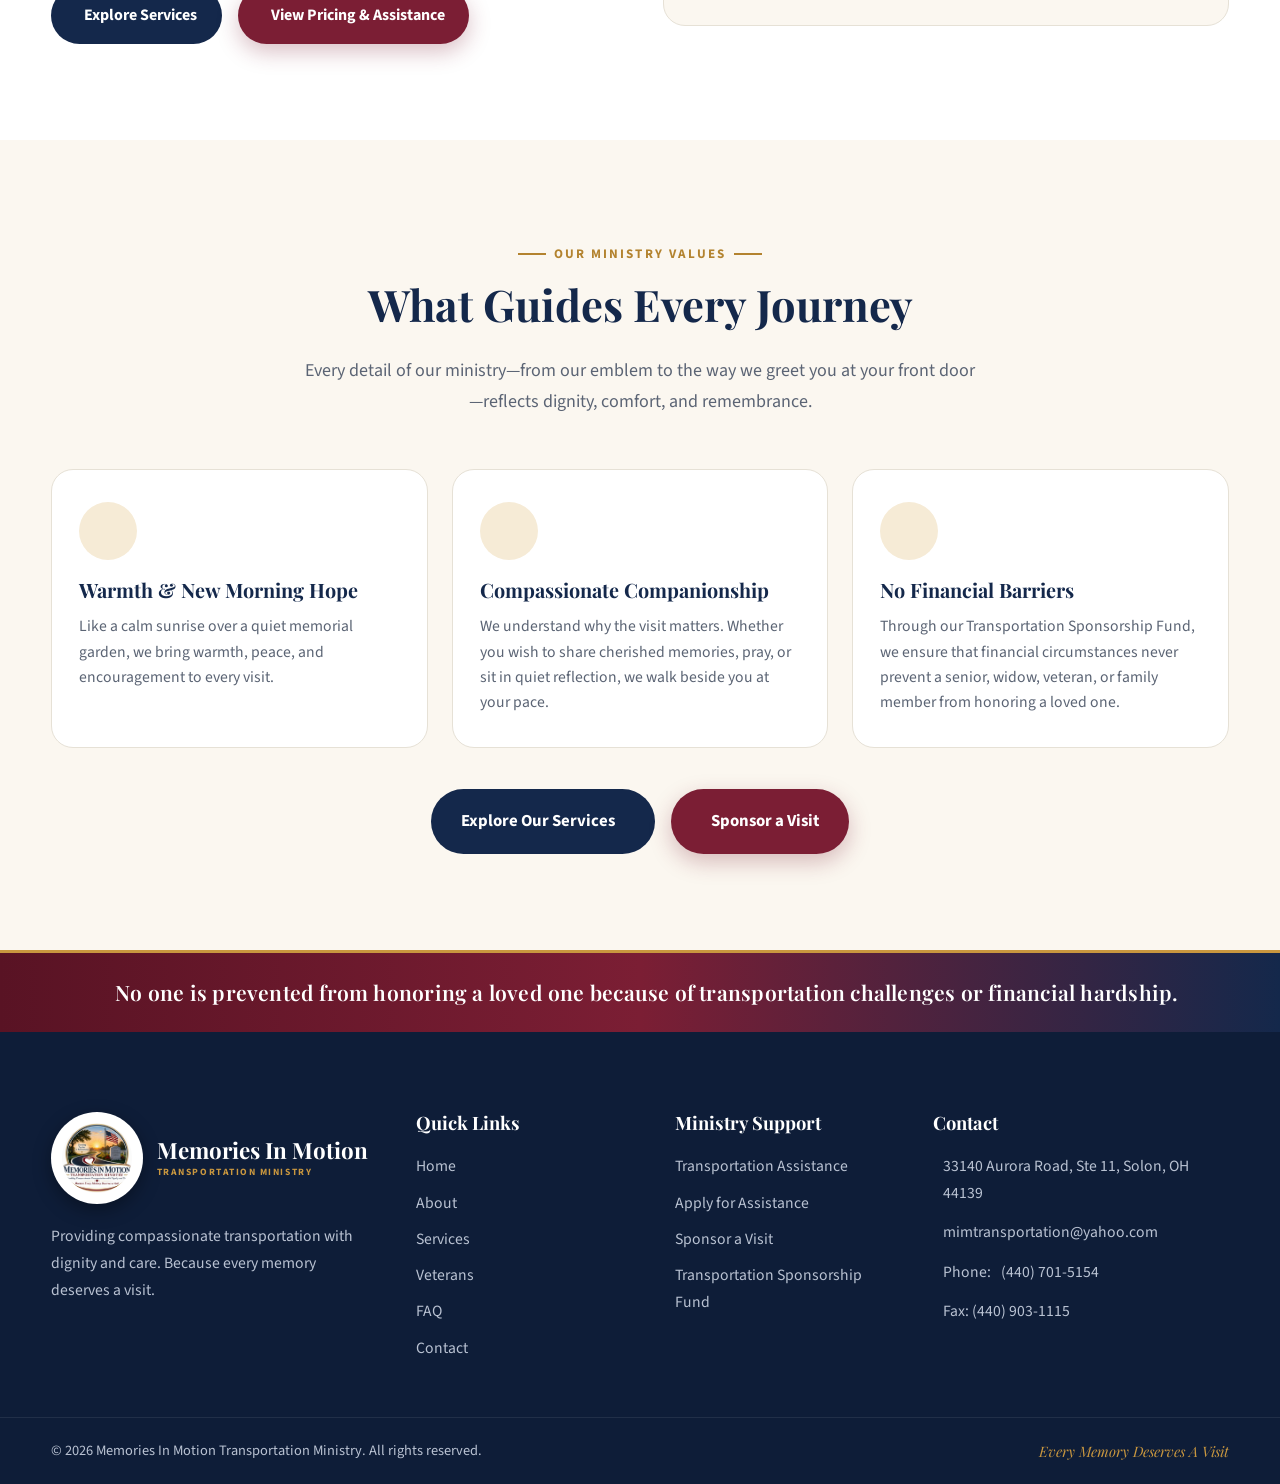
<file: about.html>
<!DOCTYPE html>
<html lang="en">

<head>
  <meta charset="UTF-8">
  <meta name="viewport" content="width=device-width, initial-scale=1.0">
  <title>About Our Ministry | Memories In Motion Transportation Ministry</title>
  <meta name="description"
    content="Learn about Memories In Motion Transportation Ministry, our mission, vision, and commitment to providing compassionate cemetery transportation with dignity and care in Solon and Northeast Ohio.">
  <link rel="icon" type="image/svg+xml" href="assets/img/logo.png">

  <!-- Fonts -->
  <link rel="preconnect" href="https://fonts.googleapis.com">
  <link rel="preconnect" href="https://fonts.gstatic.com" crossorigin>
  <link
    href="https://fonts.googleapis.com/css2?family=Playfair+Display:ital,wght@0,500;0,600;0,700;1,500&family=Source+Sans+3:wght@400;500;600;700&display=swap"
    rel="stylesheet">

  <!-- Flaticon UIcons — Regular Rounded -->
  <link rel="stylesheet"
    href="https://cdn-uicons.flaticon.com/2.6.0/uicons-regular-rounded/css/uicons-regular-rounded.css">

  <link rel="stylesheet" href="assets/css/style.css">
</head>

<body>

  <a class="skip-link" href="#main">Skip to main content</a>

  <!-- ============ TOP BAR ============ -->
  <div class="topbar">
    <div class="container topbar__inner">
      <ul class="topbar__list">
        <li><i class="fi fi-rr-marker"></i><a
            href="https://www.google.com/maps/search/33140+Aurora+Road,+Ste+11,+Solon,+OH+44139" target="_blank"
            rel="noopener">33140 Aurora Road, Ste 11, Solon, OH 44139</a></li>
        <li><i class="fi fi-rr-envelope"></i><a
            href="mailto:mimtransportation@yahoo.com">mimtransportation@yahoo.com</a></li>
      </ul>
      <ul class="topbar__list">
        <li><i class="fi fi-rr-phone-call"></i><a href="tel:4407015154">Phone: (440) 701-5154</a></li>
        <li><i class="fi fi-rr-print"></i><span>Fax: (440) 903-1115</span></li>
      </ul>
    </div>
  </div>

  <!-- ============ HEADER ============ -->
  <header class="header" id="header">
    <div class="header__inner">
      <a href="index.html" class="brand" aria-label="Memories In Motion Transportation Ministry – Home">
        <img src="assets/img/logo.png" alt="Memories In Motion Transportation Ministry Logo" class="brand__mark" width="74" height="74">
        <span class="brand__text">
          <span class="brand__name">Memories In Motion</span>
          <span class="brand__sub">Transportation Ministry</span>
        </span>
      </a>

      <nav class="nav" id="nav" aria-label="Main navigation">
        <ul class="nav__list">
          <li><a href="index.html" class="nav__link">Home</a></li>
          <li><a href="about.html" class="nav__link active">About</a></li>
          <li><a href="services.html" class="nav__link">Services</a></li>
          <li><a href="veterans.html" class="nav__link">Veterans</a></li>
          <li><a href="transportation-assistance.html" class="nav__link">Transportation Assistance</a></li>
          <li><a href="sponsor-a-visit.html" class="nav__link">Sponsor a Visit</a></li>
          <li><a href="faq.html" class="nav__link">FAQ</a></li>
          <li><a href="contact.html" class="nav__link">Contact</a></li>
        </ul>
        <a href="contact.html#request" class="btn btn--gold nav__cta"><i class="fi fi-rr-calendar"></i> Schedule a
          Visit</a>
      </nav>

      <button class="nav-toggle" id="navToggle" aria-label="Open menu" aria-expanded="false" aria-controls="nav">
        <i class="fi fi-rr-menu-burger"></i>
      </button>
    </div>
  </header>

  <main id="main">

    <!-- ============ PAGE HERO ============ -->
    <section class="page-hero">
      <div class="container page-hero__inner">
        <p class="eyebrow eyebrow--light"><i class="fi fi-rr-heart"></i> About Our Ministry</p>
        <h1 class="page-hero__title">Providing Compassionate Transportation with Dignity and Care</h1>
        <p class="page-hero__lead">Memories In Motion Transportation Ministry was born from a simple truth: love does
          not end when a life does. Because every memory deserves a visit.</p>
        <div class="page-hero__actions">
          <a href="contact.html#request" class="btn btn--gold btn--lg"><i class="fi fi-rr-calendar"></i> Schedule a
            Visit</a>
          <a href="transportation-assistance.html" class="btn btn--ghost btn--lg"><i
              class="fi fi-rr-hand-holding-heart"></i> Transportation Assistance</a>
        </div>
      </div>
    </section>

    <!-- ============ ABOUT OUR MINISTRY STORY ============ -->
    <section class="section about">
      <div class="container about__grid">
        <div class="about__media">
          <img src="assets/img/about.jpg"
            alt="Compassionate ministry driver gently assisting an elderly woman carrying flowers" loading="lazy">
          <div class="about__card">
            <i class="fi fi-rr-quote-right"></i>
            <p>Because every memory deserves a visit.</p>
          </div>
        </div>
        <div class="about__text">
          <p class="eyebrow">Who We Are</p>
          <h2 class="section-title">More Than a Ride — A Ministry of Remembrance</h2>
          <p class="lead">Memories In Motion Transportation Ministry is a faith-centered community outreach service
            dedicated to helping individuals and families visit the resting places of loved ones when transportation,
            mobility, or financial challenges make those visits difficult.</p>
          <p>Founded from personal experience following the loss of a beloved husband and veteran, the ministry
            recognizes the comfort, healing, and connection that come from honoring loved ones through meaningful visits
            to their final resting place.</p>
          <p>We understand that many individuals, particularly seniors, widows, widowers, veterans' families, and those
            with mobility limitations, face obstacles that make these visits difficult or impossible without assistance.
          </p>
          <p>Many people need not only a ride, but someone who understands why the visit matters. For that reason, our
            ministry offers more than transportation. We provide compassionate companionship and a supportive presence
            for those who may be traveling alone or who simply need someone to share in a meaningful journey of
            remembrance.</p>
          <blockquote class="pullquote">
            “Many people need not only a ride to the cemetery, but someone who understands why the visit matters.”
          </blockquote>
          <ul class="checklist">
            <li><i class="fi fi-rr-check-circle"></i> Courteous, compassionate, and respectful ministry drivers</li>
            <li><i class="fi fi-rr-check-circle"></i> Clean, comfortable, and safe passenger transportation van</li>
            <li><i class="fi fi-rr-check-circle"></i> Time to grieve, reflect, and pray — never rushed</li>
            <li><i class="fi fi-rr-check-circle"></i> Finances will never be a barrier to remembering those you love
            </li>
          </ul>
        </div>
      </div>
    </section>

    <!-- ============ MISSION & VISION ============ -->
    <section class="section mv" aria-labelledby="mvTitle">
      <div class="container">
        <div class="section-head section-head--light">
          <p class="eyebrow eyebrow--light">Our Guiding Purpose</p>
          <h2 class="section-title" id="mvTitle">Our Mission &amp; Vision</h2>
        </div>
        <div class="mv__grid">
          <article class="mv__card">
            <span class="icon-circle icon-circle--gold"><i class="fi fi-rr-hand-holding-heart"></i></span>
            <h3>Our Mission</h3>
            <p>Memories In Motion Transportation Ministry exists to provide compassionate transportation and caring
              companionship that enables individuals and families to honor, remember, and remain connected to their
              loved ones. We are committed to removing transportation, mobility, and financial barriers so that every
              person has the opportunity to visit, reflect, and cherish the memories of those they hold dear, because
              every memory deserves a visit.</p>
          </article>
          <article class="mv__card">
            <span class="icon-circle icon-circle--gold"><i class="fi fi-rr-eye"></i></span>
            <h3>Our Vision</h3>
            <p>To create a community where every individual, regardless of age, physical ability, or financial
              circumstance, can maintain meaningful connections to loved ones through visits to cemeteries, memorial
              sites, and places of remembrance. Through compassionate service and companionship, we seek to bring
              comfort, healing, dignity, and hope to those navigating grief and remembrance.</p>
          </article>
        </div>
      </div>
    </section>

    <!-- ============ OUR COMMITMENT & THOSE WE SERVE ============ -->
    <section class="section">
      <div class="container about__grid">
        <div class="about__text">
          <p class="eyebrow">Our Sacred Pledge</p>
          <h2 class="section-title">Our Commitment</h2>
          <p class="lead">Our commitment is simple: No one should be prevented from visiting a loved one because of
            transportation barriers, mobility challenges, or financial hardship.</p>
          <p>We believe that honoring memories, maintaining family connections, and paying tribute to those who have
            touched our lives should be accessible to everyone. Whether visiting a veterans cemetery, family cemetery,
            memorial site, or place of remembrance, we strive to serve each individual with dignity, respect, kindness,
            and understanding.</p>
          <div class="hero__actions" style="margin-top:1.8rem; margin-bottom:0;">
            <a href="services.html" class="btn btn--navy"><i class="fi fi-rr-shuttle-van"></i> Explore Services</a>
            <a href="transportation-assistance.html" class="btn btn--burgundy"><i
                class="fi fi-rr-hand-holding-heart"></i> View Pricing &amp; Assistance</a>
          </div>
        </div>
        <div class="about__text"
          style="background:var(--cream); padding:2.4rem; border-radius:var(--radius-lg); border:1px solid var(--line);">
          <p class="eyebrow"><i class="fi fi-rr-users"></i> Dedicated Community Outreach</p>
          <h3 style="font-size:1.45rem; color:var(--navy); margin-bottom:1rem;">Those We Serve</h3>
          <ul class="checklist">
            <li><i class="fi fi-rr-check-circle"></i> Seniors</li>
            <li><i class="fi fi-rr-check-circle"></i> Widows and widowers</li>
            <li><i class="fi fi-rr-check-circle"></i> Veterans and veterans' families</li>
            <li><i class="fi fi-rr-check-circle"></i> Individuals with mobility limitations</li>
            <li><i class="fi fi-rr-check-circle"></i> Individuals who no longer drive</li>
            <li><i class="fi fi-rr-check-circle"></i> Persons experiencing financial hardship</li>
            <li><i class="fi fi-rr-check-circle"></i> Anyone seeking assistance in visiting and honoring a resting place
            </li>
          </ul>
        </div>
      </div>
    </section>

    <!-- ============ THE HEART BEHIND OUR EMBLEM ============ -->
    <section class="section services">
      <div class="container">
        <div class="section-head">
          <p class="eyebrow">Our Ministry Values</p>
          <h2 class="section-title">What Guides Every Journey</h2>
          <p class="section-sub">Every detail of our ministry—from our emblem to the way we greet you at your front
            door—reflects dignity, comfort, and remembrance.</p>
        </div>

        <div class="cards cards--3">
          <article class="card">
            <span class="icon-circle"><i class="fi fi-rr-sunrise"></i></span>
            <h3>Warmth &amp; New Morning Hope</h3>
            <p>Like a calm sunrise over a quiet memorial garden, we bring warmth, peace, and encouragement to every
              visit.</p>
          </article>
          <article class="card">
            <span class="icon-circle"><i class="fi fi-rr-hand-holding-heart"></i></span>
            <h3>Compassionate Companionship</h3>
            <p>We understand why the visit matters. Whether you wish to share cherished memories, pray, or sit in quiet
              reflection, we walk beside you at your pace.</p>
          </article>
          <article class="card">
            <span class="icon-circle"><i class="fi fi-rr-shield-check"></i></span>
            <h3>No Financial Barriers</h3>
            <p>Through our Transportation Sponsorship Fund, we ensure that financial circumstances never prevent a
              senior, widow, veteran, or family member from honoring a loved one.</p>
          </article>
        </div>

        <div class="section-cta">
          <a href="services.html" class="btn btn--navy btn--lg">Explore Our Services <i
              class="fi fi-rr-arrow-small-right"></i></a>
          <a href="sponsor-a-visit.html" class="btn btn--burgundy btn--lg"><i class="fi fi-rr-heart"></i> Sponsor a
            Visit</a>
        </div>
      </div>
    </section>

    <!-- ============ SMALL PURPOSE BANNER (ON EVERY PAGE) ============ -->
    <section class="purpose-ribbon" aria-label="Ministry commitment statement">
      <div class="container purpose-ribbon__inner">
        <i class="fi fi-rr-hand-holding-heart"></i>
        <p>No one is prevented from honoring a loved one because of transportation challenges or financial hardship.</p>
      </div>
    </section>

  </main>

  <!-- ============ FOOTER ============ -->
  <footer class="footer">
    <div class="container footer__grid">
      <div class="footer__brand">
        <a href="index.html" class="brand brand--light">
          <img src="assets/img/logo.png" alt="Memories In Motion Transportation Ministry Logo" class="brand__mark" width="84" height="84">
          <span class="brand__text">
            <span class="brand__name">Memories In Motion</span>
            <span class="brand__sub">Transportation Ministry</span>
          </span>
        </a>
        <p>Providing compassionate transportation with dignity and care. Because every memory deserves a visit.</p>
      </div>
      <div>
        <h4>Quick Links</h4>
        <ul class="footer__links">
          <li><a href="index.html">Home</a></li>
          <li><a href="about.html">About</a></li>
          <li><a href="services.html">Services</a></li>
          <li><a href="veterans.html">Veterans</a></li>
          <li><a href="faq.html">FAQ</a></li>
          <li><a href="contact.html">Contact</a></li>
        </ul>
      </div>
      <div>
        <h4>Ministry Support</h4>
        <ul class="footer__links">
          <li><a href="transportation-assistance.html">Transportation Assistance</a></li>
          <li><a href="transportation-assistance.html#apply">Apply for Assistance</a></li>
          <li><a href="sponsor-a-visit.html">Sponsor a Visit</a></li>
          <li><a href="sponsor-a-visit.html#fund">Transportation Sponsorship Fund</a></li>
        </ul>
      </div>
      <div>
        <h4>Contact</h4>
        <ul class="footer__contact">
          <li><i class="fi fi-rr-marker"></i> 33140 Aurora Road, Ste 11, Solon, OH 44139</li>
          <li><i class="fi fi-rr-envelope"></i> <a
              href="mailto:mimtransportation@yahoo.com">mimtransportation@yahoo.com</a></li>
          <li><i class="fi fi-rr-phone-call"></i> Phone: <a href="tel:4407015154">(440) 701-5154</a></li>
          <li><i class="fi fi-rr-print"></i> Fax: (440) 903-1115</li>
        </ul>
      </div>
    </div>
    <div class="footer__bottom">
      <div class="container footer__bottom-inner">
        <p>&copy; <span id="year"></span> Memories In Motion Transportation Ministry. All rights reserved.</p>
        <p class="footer__slogan"><i class="fi fi-rr-heart"></i> Every Memory Deserves A Visit</p>
      </div>
    </div>
  </footer>

  <a href="#header" class="to-top" id="toTop" aria-label="Back to top"><i class="fi fi-rr-angle-small-up"></i></a>

  <script src="assets/js/main.js"></script>
</body>

</html>
</file>
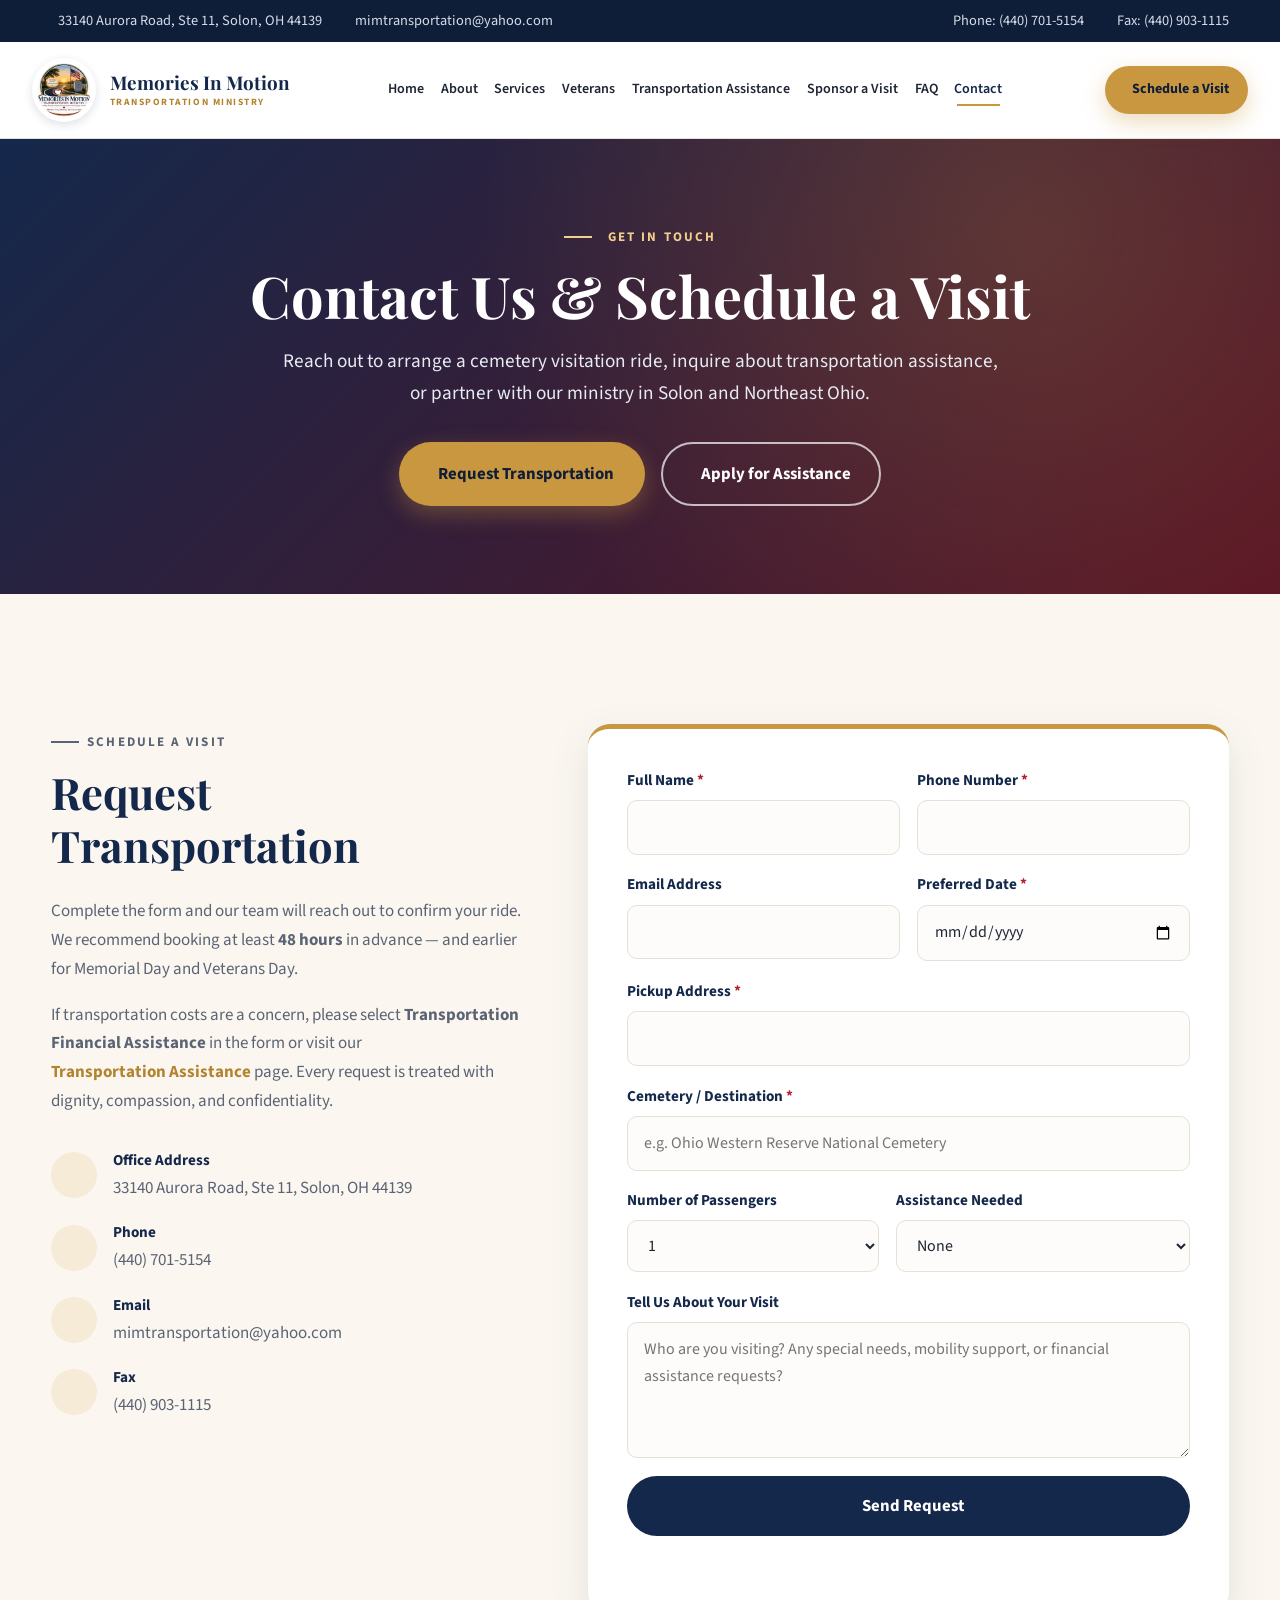
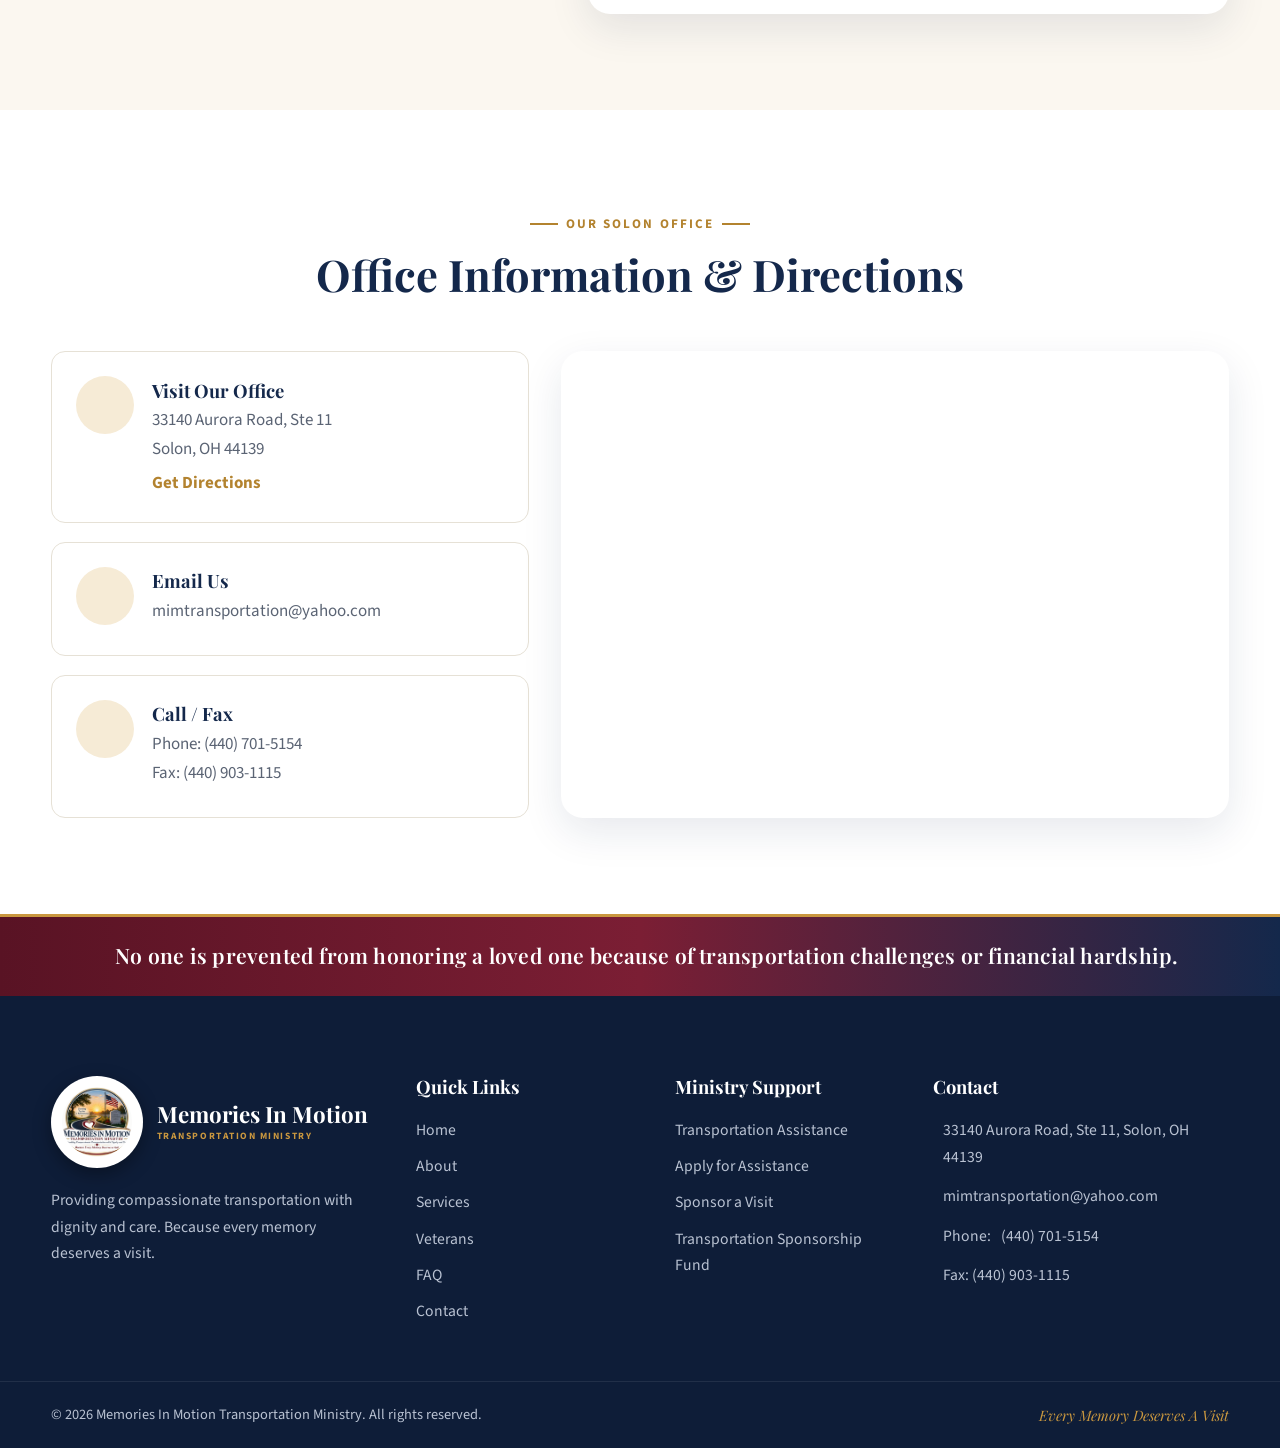
<file: contact.html>
<!DOCTYPE html>
<html lang="en">
<head>
  <meta charset="UTF-8">
  <meta name="viewport" content="width=device-width, initial-scale=1.0">
  <title>Contact &amp; Schedule a Visit | Memories In Motion Transportation Ministry</title>
  <meta name="description" content="Contact Memories In Motion Transportation Ministry in Solon, OH or schedule a compassionate cemetery visitation ride. Email mimtransportation@yahoo.com or fax (440) 903-1115.">
  <link rel="icon" type="image/svg+xml" href="assets/img/logo.png">

  <!-- Fonts -->
  <link rel="preconnect" href="https://fonts.googleapis.com">
  <link rel="preconnect" href="https://fonts.gstatic.com" crossorigin>
  <link href="https://fonts.googleapis.com/css2?family=Playfair+Display:ital,wght@0,500;0,600;0,700;1,500&family=Source+Sans+3:wght@400;500;600;700&display=swap" rel="stylesheet">

  <!-- Flaticon UIcons — Regular Rounded -->
  <link rel="stylesheet" href="https://cdn-uicons.flaticon.com/2.6.0/uicons-regular-rounded/css/uicons-regular-rounded.css">

  <link rel="stylesheet" href="assets/css/style.css">
</head>
<body>

  <a class="skip-link" href="#main">Skip to main content</a>

  <!-- ============ TOP BAR ============ -->
  <div class="topbar">
    <div class="container topbar__inner">
      <ul class="topbar__list">
        <li><i class="fi fi-rr-marker"></i><a href="https://www.google.com/maps/search/33140+Aurora+Road,+Ste+11,+Solon,+OH+44139" target="_blank" rel="noopener">33140 Aurora Road, Ste 11, Solon, OH 44139</a></li>
        <li><i class="fi fi-rr-envelope"></i><a href="mailto:mimtransportation@yahoo.com">mimtransportation@yahoo.com</a></li>
      </ul>
      <ul class="topbar__list">
        <li><i class="fi fi-rr-phone-call"></i><a href="tel:4407015154">Phone: (440) 701-5154</a></li>
        <li><i class="fi fi-rr-print"></i><span>Fax: (440) 903-1115</span></li>
      </ul>
    </div>
  </div>

  <!-- ============ HEADER ============ -->
  <header class="header" id="header">
    <div class="header__inner">
      <a href="index.html" class="brand" aria-label="Memories In Motion Transportation Ministry – Home">
        <img src="assets/img/logo.png" alt="Memories In Motion Transportation Ministry Logo" class="brand__mark" width="74" height="74">
        <span class="brand__text">
          <span class="brand__name">Memories In Motion</span>
          <span class="brand__sub">Transportation Ministry</span>
        </span>
      </a>

      <nav class="nav" id="nav" aria-label="Main navigation">
        <ul class="nav__list">
          <li><a href="index.html" class="nav__link">Home</a></li>
          <li><a href="about.html" class="nav__link">About</a></li>
          <li><a href="services.html" class="nav__link">Services</a></li>
          <li><a href="veterans.html" class="nav__link">Veterans</a></li>
          <li><a href="transportation-assistance.html" class="nav__link">Transportation Assistance</a></li>
          <li><a href="sponsor-a-visit.html" class="nav__link">Sponsor a Visit</a></li>
          <li><a href="faq.html" class="nav__link">FAQ</a></li>
          <li><a href="contact.html" class="nav__link active">Contact</a></li>
        </ul>
        <a href="#request" class="btn btn--gold nav__cta"><i class="fi fi-rr-calendar"></i> Schedule a Visit</a>
      </nav>

      <button class="nav-toggle" id="navToggle" aria-label="Open menu" aria-expanded="false" aria-controls="nav">
        <i class="fi fi-rr-menu-burger"></i>
      </button>
    </div>
  </header>

  <main id="main">

    <!-- ============ PAGE HERO ============ -->
    <section class="page-hero">
      <div class="container page-hero__inner">
        <p class="eyebrow eyebrow--light"><i class="fi fi-rr-envelope"></i> Get In Touch</p>
        <h1 class="page-hero__title">Contact Us &amp; Schedule a Visit</h1>
        <p class="page-hero__lead">Reach out to arrange a cemetery visitation ride, inquire about transportation assistance, or partner with our ministry in Solon and Northeast Ohio.</p>
        <div class="page-hero__actions">
          <a href="#request" class="btn btn--gold btn--lg"><i class="fi fi-rr-calendar"></i> Request Transportation</a>
          <a href="transportation-assistance.html#apply" class="btn btn--ghost btn--lg"><i class="fi fi-rr-shield-check"></i> Apply for Assistance</a>
        </div>
      </div>
    </section>

    <!-- ============ REQUEST TRANSPORTATION FORM ============ -->
    <section class="section request" id="request">
      <div class="container request__grid">
        <div class="request__intro">
          <p class="eyebrow">Schedule a Visit</p>
          <h2 class="section-title">Request Transportation</h2>
          <p>Complete the form and our team will reach out to confirm your ride. We recommend booking at least <strong>48 hours</strong> in advance — and earlier for Memorial Day and Veterans Day.</p>
          <p>If transportation costs are a concern, please select <strong>Transportation Financial Assistance</strong> in the form or visit our <a href="transportation-assistance.html" class="link">Transportation Assistance</a> page. Every request is treated with dignity, compassion, and confidentiality.</p>
          <ul class="contact-list">
            <li><span class="icon-circle icon-circle--sm"><i class="fi fi-rr-marker"></i></span><div><strong>Office Address</strong><a href="https://www.google.com/maps/search/33140+Aurora+Road,+Ste+11,+Solon,+OH+44139" target="_blank" rel="noopener">33140 Aurora Road, Ste 11, Solon, OH 44139</a></div></li>
            <li><span class="icon-circle icon-circle--sm"><i class="fi fi-rr-phone-call"></i></span><div><strong>Phone</strong><a href="tel:4407015154">(440) 701-5154</a></div></li>
            <li><span class="icon-circle icon-circle--sm"><i class="fi fi-rr-envelope"></i></span><div><strong>Email</strong><a href="mailto:mimtransportation@yahoo.com">mimtransportation@yahoo.com</a></div></li>
            <li><span class="icon-circle icon-circle--sm"><i class="fi fi-rr-print"></i></span><div><strong>Fax</strong><span>(440) 903-1115</span></div></li>
          </ul>
        </div>

        <form class="form" id="requestForm" novalidate>
          <div class="form__row">
            <div class="field">
              <label for="fName">Full Name <span>*</span></label>
              <input type="text" id="fName" name="name" required autocomplete="name">
            </div>
            <div class="field">
              <label for="fPhone">Phone Number <span>*</span></label>
              <input type="tel" id="fPhone" name="phone" required autocomplete="tel">
            </div>
          </div>
          <div class="form__row">
            <div class="field">
              <label for="fEmail">Email Address</label>
              <input type="email" id="fEmail" name="email" autocomplete="email">
            </div>
            <div class="field">
              <label for="fDate">Preferred Date <span>*</span></label>
              <input type="date" id="fDate" name="date" required>
            </div>
          </div>
          <div class="field">
            <label for="fPickup">Pickup Address <span>*</span></label>
            <input type="text" id="fPickup" name="pickup" required autocomplete="street-address">
          </div>
          <div class="field">
            <label for="fCemetery">Cemetery / Destination <span>*</span></label>
            <input type="text" id="fCemetery" name="cemetery" required placeholder="e.g. Ohio Western Reserve National Cemetery">
          </div>
          <div class="form__row">
            <div class="field">
              <label for="fPassengers">Number of Passengers</label>
              <select id="fPassengers" name="passengers">
                <option>1</option><option>2</option><option>3</option><option>4</option><option>5+</option>
              </select>
            </div>
            <div class="field">
              <label for="fAssist">Assistance Needed</label>
              <select id="fAssist" name="assist">
                <option>None</option>
                <option>Walking assistance</option>
                <option>Wheelchair / walker</option>
                <option>Flower / memorial stop</option>
                <option>Transportation Financial Assistance</option>
                <option>Other (see message)</option>
              </select>
            </div>
          </div>
          <div class="field">
            <label for="fMsg">Tell Us About Your Visit</label>
            <textarea id="fMsg" name="message" rows="4" placeholder="Who are you visiting? Any special needs, mobility support, or financial assistance requests?"></textarea>
          </div>
          <button type="submit" class="btn btn--navy btn--lg btn--block"><i class="fi fi-rr-paper-plane"></i> Send Request</button>
          <p class="form__note" id="formNote" role="status" aria-live="polite"></p>
        </form>
      </div>
    </section>

    <!-- ============ OFFICE LOCATION & MAP ============ -->
    <section class="section contact" id="location">
      <div class="container">
        <div class="section-head">
          <p class="eyebrow">Our Solon Office</p>
          <h2 class="section-title">Office Information &amp; Directions</h2>
        </div>
        <div class="contact__grid">
          <div class="contact__cards">
            <div class="contact-card">
              <span class="icon-circle"><i class="fi fi-rr-marker"></i></span>
              <h3>Visit Our Office</h3>
              <p>33140 Aurora Road, Ste 11<br>Solon, OH 44139</p>
              <a class="link" href="https://www.google.com/maps/search/33140+Aurora+Road,+Ste+11,+Solon,+OH+44139" target="_blank" rel="noopener">Get Directions <i class="fi fi-rr-arrow-small-right"></i></a>
            </div>
            <div class="contact-card">
              <span class="icon-circle"><i class="fi fi-rr-envelope"></i></span>
              <h3>Email Us</h3>
              <p><a href="mailto:mimtransportation@yahoo.com">mimtransportation@yahoo.com</a></p>
            </div>
            <div class="contact-card">
              <span class="icon-circle"><i class="fi fi-rr-phone-call"></i></span>
              <h3>Call / Fax</h3>
              <p>Phone: <a href="tel:4407015154">(440) 701-5154</a><br>Fax: (440) 903-1115</p>
            </div>
          </div>
          <div class="contact__map">
            <iframe title="Map to Memories In Motion Transportation Ministry" src="https://www.google.com/maps?q=33140+Aurora+Road,+Ste+11,+Solon,+OH+44139&output=embed" loading="lazy" referrerpolicy="no-referrer-when-downgrade" allowfullscreen></iframe>
          </div>
        </div>
      </div>
    </section>

    <!-- ============ SMALL PURPOSE BANNER (ON EVERY PAGE) ============ -->
    <section class="purpose-ribbon" aria-label="Ministry commitment statement">
      <div class="container purpose-ribbon__inner">
        <i class="fi fi-rr-hand-holding-heart"></i>
        <p>No one is prevented from honoring a loved one because of transportation challenges or financial hardship.</p>
      </div>
    </section>

  </main>

  <!-- ============ FOOTER ============ -->
  <footer class="footer">
    <div class="container footer__grid">
      <div class="footer__brand">
        <a href="index.html" class="brand brand--light">
          <img src="assets/img/logo.png" alt="Memories In Motion Transportation Ministry Logo" class="brand__mark" width="84" height="84">
          <span class="brand__text">
            <span class="brand__name">Memories In Motion</span>
            <span class="brand__sub">Transportation Ministry</span>
          </span>
        </a>
        <p>Providing compassionate transportation with dignity and care. Because every memory deserves a visit.</p>
      </div>
      <div>
        <h4>Quick Links</h4>
        <ul class="footer__links">
          <li><a href="index.html">Home</a></li>
          <li><a href="about.html">About</a></li>
          <li><a href="services.html">Services</a></li>
          <li><a href="veterans.html">Veterans</a></li>
          <li><a href="faq.html">FAQ</a></li>
          <li><a href="contact.html">Contact</a></li>
        </ul>
      </div>
      <div>
        <h4>Ministry Support</h4>
        <ul class="footer__links">
          <li><a href="transportation-assistance.html">Transportation Assistance</a></li>
          <li><a href="transportation-assistance.html#apply">Apply for Assistance</a></li>
          <li><a href="sponsor-a-visit.html">Sponsor a Visit</a></li>
          <li><a href="sponsor-a-visit.html#fund">Transportation Sponsorship Fund</a></li>
        </ul>
      </div>
      <div>
        <h4>Contact</h4>
        <ul class="footer__contact">
          <li><i class="fi fi-rr-marker"></i> 33140 Aurora Road, Ste 11, Solon, OH 44139</li>
          <li><i class="fi fi-rr-envelope"></i> <a href="mailto:mimtransportation@yahoo.com">mimtransportation@yahoo.com</a></li>
          <li><i class="fi fi-rr-phone-call"></i> Phone: <a href="tel:4407015154">(440) 701-5154</a></li>
          <li><i class="fi fi-rr-print"></i> Fax: (440) 903-1115</li>
        </ul>
      </div>
    </div>
    <div class="footer__bottom">
      <div class="container footer__bottom-inner">
        <p>&copy; <span id="year"></span> Memories In Motion Transportation Ministry. All rights reserved.</p>
        <p class="footer__slogan"><i class="fi fi-rr-heart"></i> Every Memory Deserves A Visit</p>
      </div>
    </div>
  </footer>

  <a href="#header" class="to-top" id="toTop" aria-label="Back to top"><i class="fi fi-rr-angle-small-up"></i></a>

  <script src="assets/js/main.js"></script>
</body>
</html>
</file>
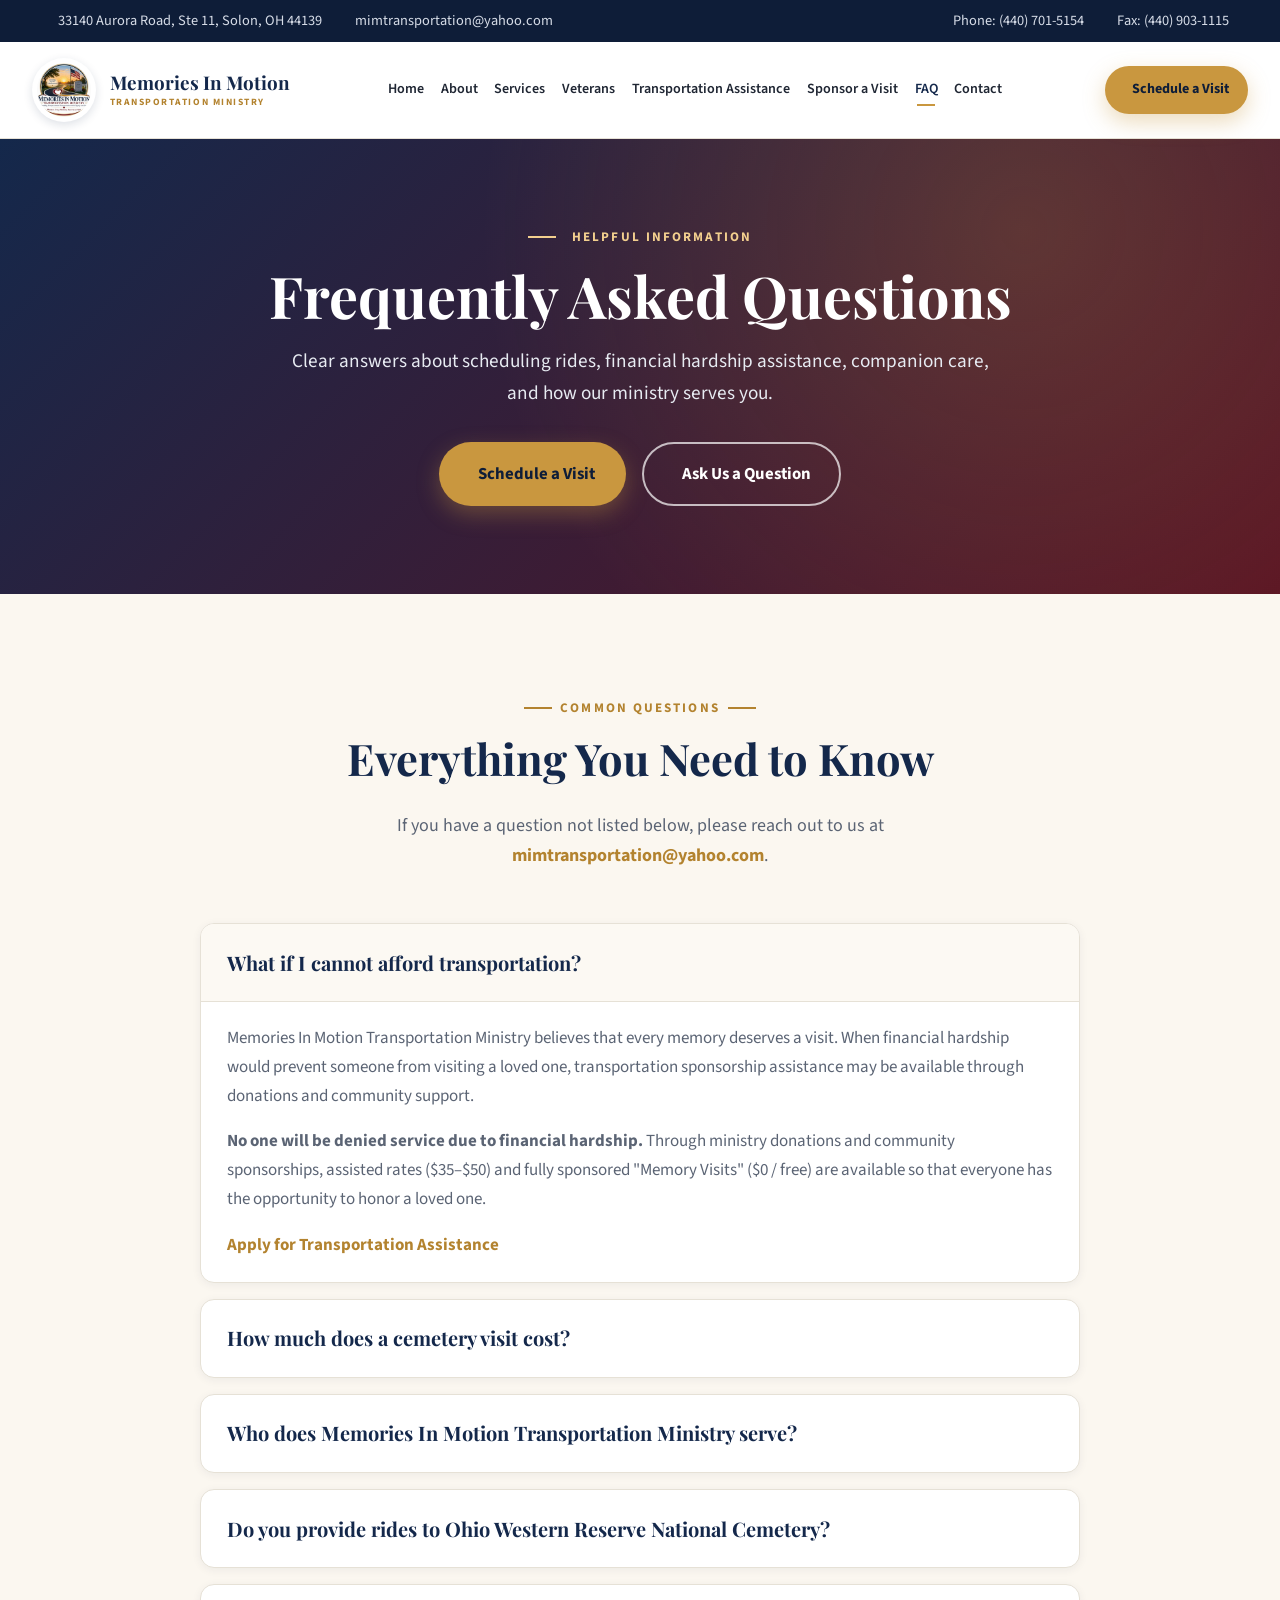
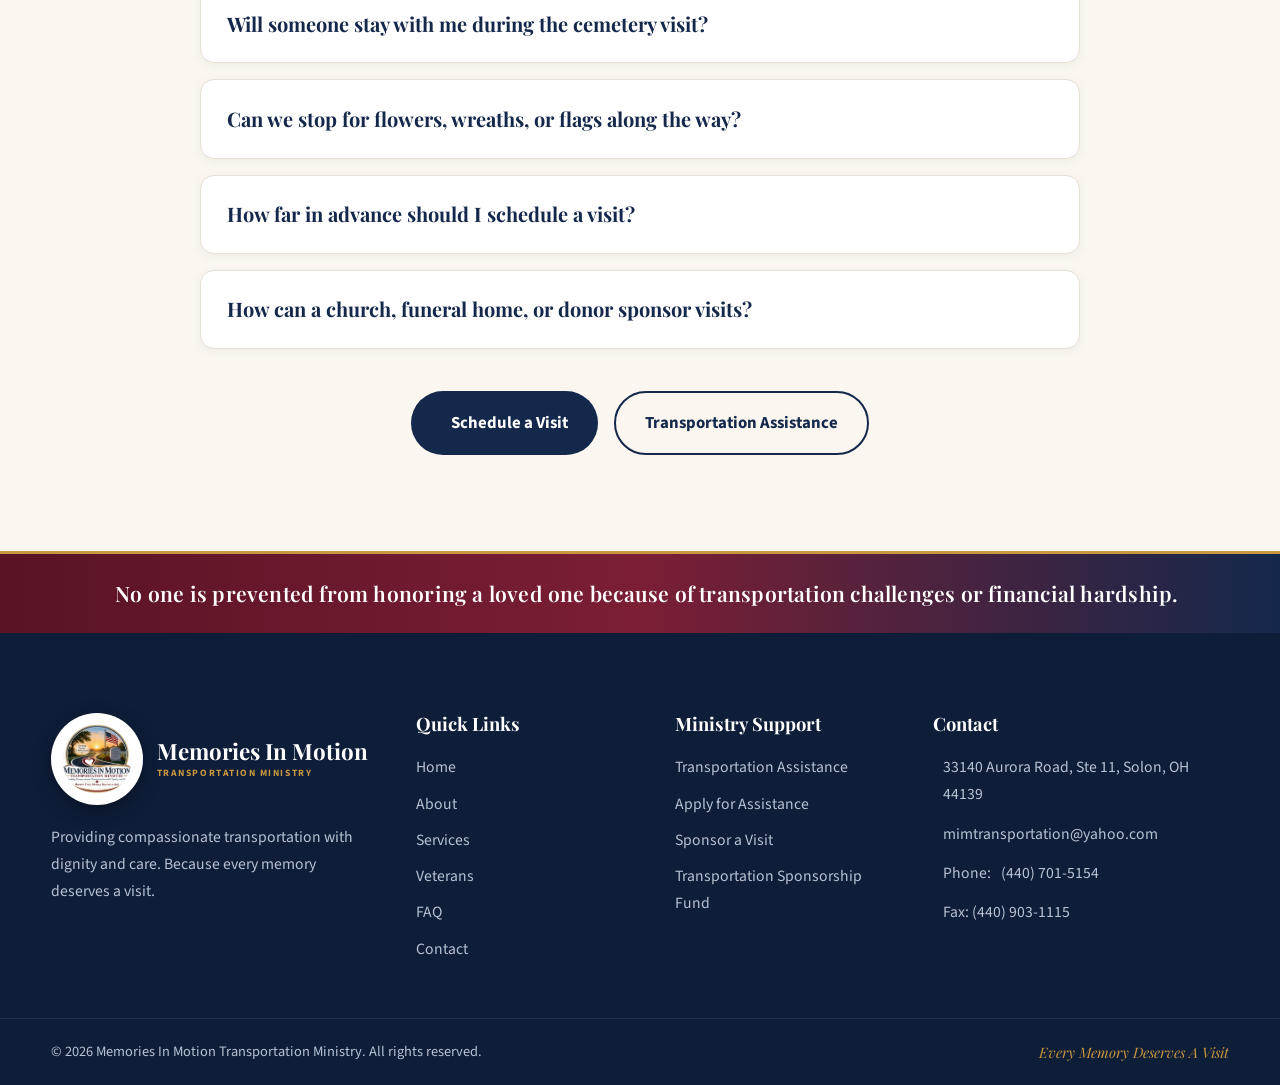
<file: faq.html>
<!DOCTYPE html>
<html lang="en">
<head>
  <meta charset="UTF-8">
  <meta name="viewport" content="width=device-width, initial-scale=1.0">
  <title>Frequently Asked Questions (FAQ) | Memories In Motion Transportation Ministry</title>
  <meta name="description" content="Frequently Asked Questions about scheduling cemetery visits, transportation assistance, veteran cemetery trips, and sponsorship options with Memories In Motion Transportation Ministry.">
  <link rel="icon" type="image/svg+xml" href="assets/img/logo.png">

  <!-- Fonts -->
  <link rel="preconnect" href="https://fonts.googleapis.com">
  <link rel="preconnect" href="https://fonts.gstatic.com" crossorigin>
  <link href="https://fonts.googleapis.com/css2?family=Playfair+Display:ital,wght@0,500;0,600;0,700;1,500&family=Source+Sans+3:wght@400;500;600;700&display=swap" rel="stylesheet">

  <!-- Flaticon UIcons — Regular Rounded -->
  <link rel="stylesheet" href="https://cdn-uicons.flaticon.com/2.6.0/uicons-regular-rounded/css/uicons-regular-rounded.css">

  <link rel="stylesheet" href="assets/css/style.css">
</head>
<body>

  <a class="skip-link" href="#main">Skip to main content</a>

  <!-- ============ TOP BAR ============ -->
  <div class="topbar">
    <div class="container topbar__inner">
      <ul class="topbar__list">
        <li><i class="fi fi-rr-marker"></i><a href="https://www.google.com/maps/search/33140+Aurora+Road,+Ste+11,+Solon,+OH+44139" target="_blank" rel="noopener">33140 Aurora Road, Ste 11, Solon, OH 44139</a></li>
        <li><i class="fi fi-rr-envelope"></i><a href="mailto:mimtransportation@yahoo.com">mimtransportation@yahoo.com</a></li>
      </ul>
      <ul class="topbar__list">
        <li><i class="fi fi-rr-phone-call"></i><a href="tel:4407015154">Phone: (440) 701-5154</a></li>
        <li><i class="fi fi-rr-print"></i><span>Fax: (440) 903-1115</span></li>
      </ul>
    </div>
  </div>

  <!-- ============ HEADER ============ -->
  <header class="header" id="header">
    <div class="header__inner">
      <a href="index.html" class="brand" aria-label="Memories In Motion Transportation Ministry – Home">
        <img src="assets/img/logo.png" alt="Memories In Motion Transportation Ministry Logo" class="brand__mark" width="74" height="74">
        <span class="brand__text">
          <span class="brand__name">Memories In Motion</span>
          <span class="brand__sub">Transportation Ministry</span>
        </span>
      </a>

      <nav class="nav" id="nav" aria-label="Main navigation">
        <ul class="nav__list">
          <li><a href="index.html" class="nav__link">Home</a></li>
          <li><a href="about.html" class="nav__link">About</a></li>
          <li><a href="services.html" class="nav__link">Services</a></li>
          <li><a href="veterans.html" class="nav__link">Veterans</a></li>
          <li><a href="transportation-assistance.html" class="nav__link">Transportation Assistance</a></li>
          <li><a href="sponsor-a-visit.html" class="nav__link">Sponsor a Visit</a></li>
          <li><a href="faq.html" class="nav__link active">FAQ</a></li>
          <li><a href="contact.html" class="nav__link">Contact</a></li>
        </ul>
        <a href="contact.html#request" class="btn btn--gold nav__cta"><i class="fi fi-rr-calendar"></i> Schedule a Visit</a>
      </nav>

      <button class="nav-toggle" id="navToggle" aria-label="Open menu" aria-expanded="false" aria-controls="nav">
        <i class="fi fi-rr-menu-burger"></i>
      </button>
    </div>
  </header>

  <main id="main">

    <!-- ============ PAGE HERO ============ -->
    <section class="page-hero">
      <div class="container page-hero__inner">
        <p class="eyebrow eyebrow--light"><i class="fi fi-rr-interrogation"></i> Helpful Information</p>
        <h1 class="page-hero__title">Frequently Asked Questions</h1>
        <p class="page-hero__lead">Clear answers about scheduling rides, financial hardship assistance, companion care, and how our ministry serves you.</p>
        <div class="page-hero__actions">
          <a href="contact.html#request" class="btn btn--gold btn--lg"><i class="fi fi-rr-calendar"></i> Schedule a Visit</a>
          <a href="contact.html" class="btn btn--ghost btn--lg"><i class="fi fi-rr-envelope"></i> Ask Us a Question</a>
        </div>
      </div>
    </section>

    <!-- ============ FAQ ACCORDION SECTION ============ -->
    <section class="section faq">
      <div class="container">
        <div class="section-head">
          <p class="eyebrow">Common Questions</p>
          <h2 class="section-title">Everything You Need to Know</h2>
          <p class="section-sub">If you have a question not listed below, please reach out to us at <a href="mailto:mimtransportation@yahoo.com" class="link">mimtransportation@yahoo.com</a>.</p>
        </div>

        <div class="faq__list">
          <details class="faq__item" open>
            <summary class="faq__question">
              <span>What if I cannot afford transportation?</span>
              <i class="fi fi-rr-angle-small-down"></i>
            </summary>
            <div class="faq__answer">
              <p>Memories In Motion Transportation Ministry believes that every memory deserves a visit. When financial hardship would prevent someone from visiting a loved one, transportation sponsorship assistance may be available through donations and community support.</p>
              <p><strong>No one will be denied service due to financial hardship.</strong> Through ministry donations and community sponsorships, assisted rates ($35–$50) and fully sponsored "Memory Visits" ($0 / free) are available so that everyone has the opportunity to honor a loved one.</p>
              <p><a href="transportation-assistance.html#apply" class="link">Apply for Transportation Assistance <i class="fi fi-rr-arrow-small-right"></i></a></p>
            </div>
          </details>

          <details class="faq__item">
            <summary class="faq__question">
              <span>How much does a cemetery visit cost?</span>
              <i class="fi fi-rr-angle-small-down"></i>
            </summary>
            <div class="faq__answer">
              <p>Our standard round-trip visit is <strong>$65–$85 per individual</strong>, which includes door-to-door transportation to and from the cemetery, up to 1 hour on-site, assistance entering/exiting the vehicle, and compassionate companionship.</p>
              <p>For seniors, widows/widowers, veterans' families, and fixed-income individuals, we offer a <strong>Ministry Assisted Rate of $35–$50</strong>. Family group visits (2–4 members) are <strong>$95–$125</strong>, and visits to Ohio Western Reserve National Cemetery have a <strong>suggested donation of $75</strong>.</p>
              <p><strong>Sponsored "Memory Visits" ($0 / No charge)</strong> are available for individuals facing significant financial hardship.</p>
              <p><a href="services.html#pricing" class="link">View complete pricing details <i class="fi fi-rr-arrow-small-right"></i></a></p>
            </div>
          </details>

          <details class="faq__item">
            <summary class="faq__question">
              <span>Who does Memories In Motion Transportation Ministry serve?</span>
              <i class="fi fi-rr-angle-small-down"></i>
            </summary>
            <div class="faq__answer">
              <p>We serve seniors, widows and widowers, veterans, individuals with disabilities, and families who wish to visit the cemetery or memorial resting place of a loved one across Solon and Northeast Ohio.</p>
            </div>
          </details>

          <details class="faq__item">
            <summary class="faq__question">
              <span>Do you provide rides to Ohio Western Reserve National Cemetery?</span>
              <i class="fi fi-rr-angle-small-down"></i>
            </summary>
            <div class="faq__answer">
              <p>Yes. We proudly provide round-trip, door-to-door transportation to local, regional, and national veteran cemeteries, including the <strong>Ohio Western Reserve National Cemetery</strong> in Seville, Ohio.</p>
              <p><a href="veterans.html" class="link">Learn more about Veteran Cemetery Visits <i class="fi fi-rr-arrow-small-right"></i></a></p>
            </div>
          </details>

          <details class="faq__item">
            <summary class="faq__question">
              <span>Will someone stay with me during the cemetery visit?</span>
              <i class="fi fi-rr-angle-small-down"></i>
            </summary>
            <div class="faq__answer">
              <p>Yes. Many people need not only a ride to the cemetery to visit their loved one, but someone who understands why the visit matters. Your driver waits on-site and can walk beside you to the headstone, assist with placing flowers or flags, offer a steady arm, or give you quiet privacy while you reflect and pray — never rushed.</p>
            </div>
          </details>

          <details class="faq__item">
            <summary class="faq__question">
              <span>Can we stop for flowers, wreaths, or flags along the way?</span>
              <i class="fi fi-rr-angle-small-down"></i>
            </summary>
            <div class="faq__answer">
              <p>Absolutely. Simply let us know when scheduling your visit if you would like to make a brief stop at a florist or store to pick up fresh flowers, seasonal wreaths, or small American flags.</p>
            </div>
          </details>

          <details class="faq__item">
            <summary class="faq__question">
              <span>How far in advance should I schedule a visit?</span>
              <i class="fi fi-rr-angle-small-down"></i>
            </summary>
            <div class="faq__answer">
              <p>We recommend requesting your ride at least <strong>48 hours</strong> in advance so we can coordinate your pickup time, destination, and any mobility or floral stops. For major remembrance days such as Memorial Day, Veterans Day, Mother's Day, and Father's Day, we encourage booking as early as possible.</p>
            </div>
          </details>

          <details class="faq__item">
            <summary class="faq__question">
              <span>How can a church, funeral home, or donor sponsor visits?</span>
              <i class="fi fi-rr-angle-small-down"></i>
            </summary>
            <div class="faq__answer">
              <p>Funeral homes, churches, civic organizations, veterans' groups, businesses, and compassionate individuals can sponsor individual visits (`$25`, `$50`, `$100`, or `$250`) or provide ongoing support to the <strong>Memories In Motion Transportation Sponsorship Fund</strong>.</p>
              <p><a href="sponsor-a-visit.html" class="link">Visit our Sponsor a Visit Page <i class="fi fi-rr-arrow-small-right"></i></a></p>
            </div>
          </details>
        </div>

        <div class="section-cta">
          <a href="contact.html#request" class="btn btn--navy btn--lg"><i class="fi fi-rr-calendar"></i> Schedule a Visit</a>
          <a href="transportation-assistance.html" class="btn btn--outline-navy btn--lg">Transportation Assistance</a>
        </div>
      </div>
    </section>

    <!-- ============ SMALL PURPOSE BANNER (ON EVERY PAGE) ============ -->
    <section class="purpose-ribbon" aria-label="Ministry commitment statement">
      <div class="container purpose-ribbon__inner">
        <i class="fi fi-rr-hand-holding-heart"></i>
        <p>No one is prevented from honoring a loved one because of transportation challenges or financial hardship.</p>
      </div>
    </section>

  </main>

  <!-- ============ FOOTER ============ -->
  <footer class="footer">
    <div class="container footer__grid">
      <div class="footer__brand">
        <a href="index.html" class="brand brand--light">
          <img src="assets/img/logo.png" alt="Memories In Motion Transportation Ministry Logo" class="brand__mark" width="84" height="84">
          <span class="brand__text">
            <span class="brand__name">Memories In Motion</span>
            <span class="brand__sub">Transportation Ministry</span>
          </span>
        </a>
        <p>Providing compassionate transportation with dignity and care. Because every memory deserves a visit.</p>
      </div>
      <div>
        <h4>Quick Links</h4>
        <ul class="footer__links">
          <li><a href="index.html">Home</a></li>
          <li><a href="about.html">About</a></li>
          <li><a href="services.html">Services</a></li>
          <li><a href="veterans.html">Veterans</a></li>
          <li><a href="faq.html">FAQ</a></li>
          <li><a href="contact.html">Contact</a></li>
        </ul>
      </div>
      <div>
        <h4>Ministry Support</h4>
        <ul class="footer__links">
          <li><a href="transportation-assistance.html">Transportation Assistance</a></li>
          <li><a href="transportation-assistance.html#apply">Apply for Assistance</a></li>
          <li><a href="sponsor-a-visit.html">Sponsor a Visit</a></li>
          <li><a href="sponsor-a-visit.html#fund">Transportation Sponsorship Fund</a></li>
        </ul>
      </div>
      <div>
        <h4>Contact</h4>
        <ul class="footer__contact">
          <li><i class="fi fi-rr-marker"></i> 33140 Aurora Road, Ste 11, Solon, OH 44139</li>
          <li><i class="fi fi-rr-envelope"></i> <a href="mailto:mimtransportation@yahoo.com">mimtransportation@yahoo.com</a></li>
          <li><i class="fi fi-rr-phone-call"></i> Phone: <a href="tel:4407015154">(440) 701-5154</a></li>
          <li><i class="fi fi-rr-print"></i> Fax: (440) 903-1115</li>
        </ul>
      </div>
    </div>
    <div class="footer__bottom">
      <div class="container footer__bottom-inner">
        <p>&copy; <span id="year"></span> Memories In Motion Transportation Ministry. All rights reserved.</p>
        <p class="footer__slogan"><i class="fi fi-rr-heart"></i> Every Memory Deserves A Visit</p>
      </div>
    </div>
  </footer>

  <a href="#header" class="to-top" id="toTop" aria-label="Back to top"><i class="fi fi-rr-angle-small-up"></i></a>

  <script src="assets/js/main.js"></script>
</body>
</html>
</file>
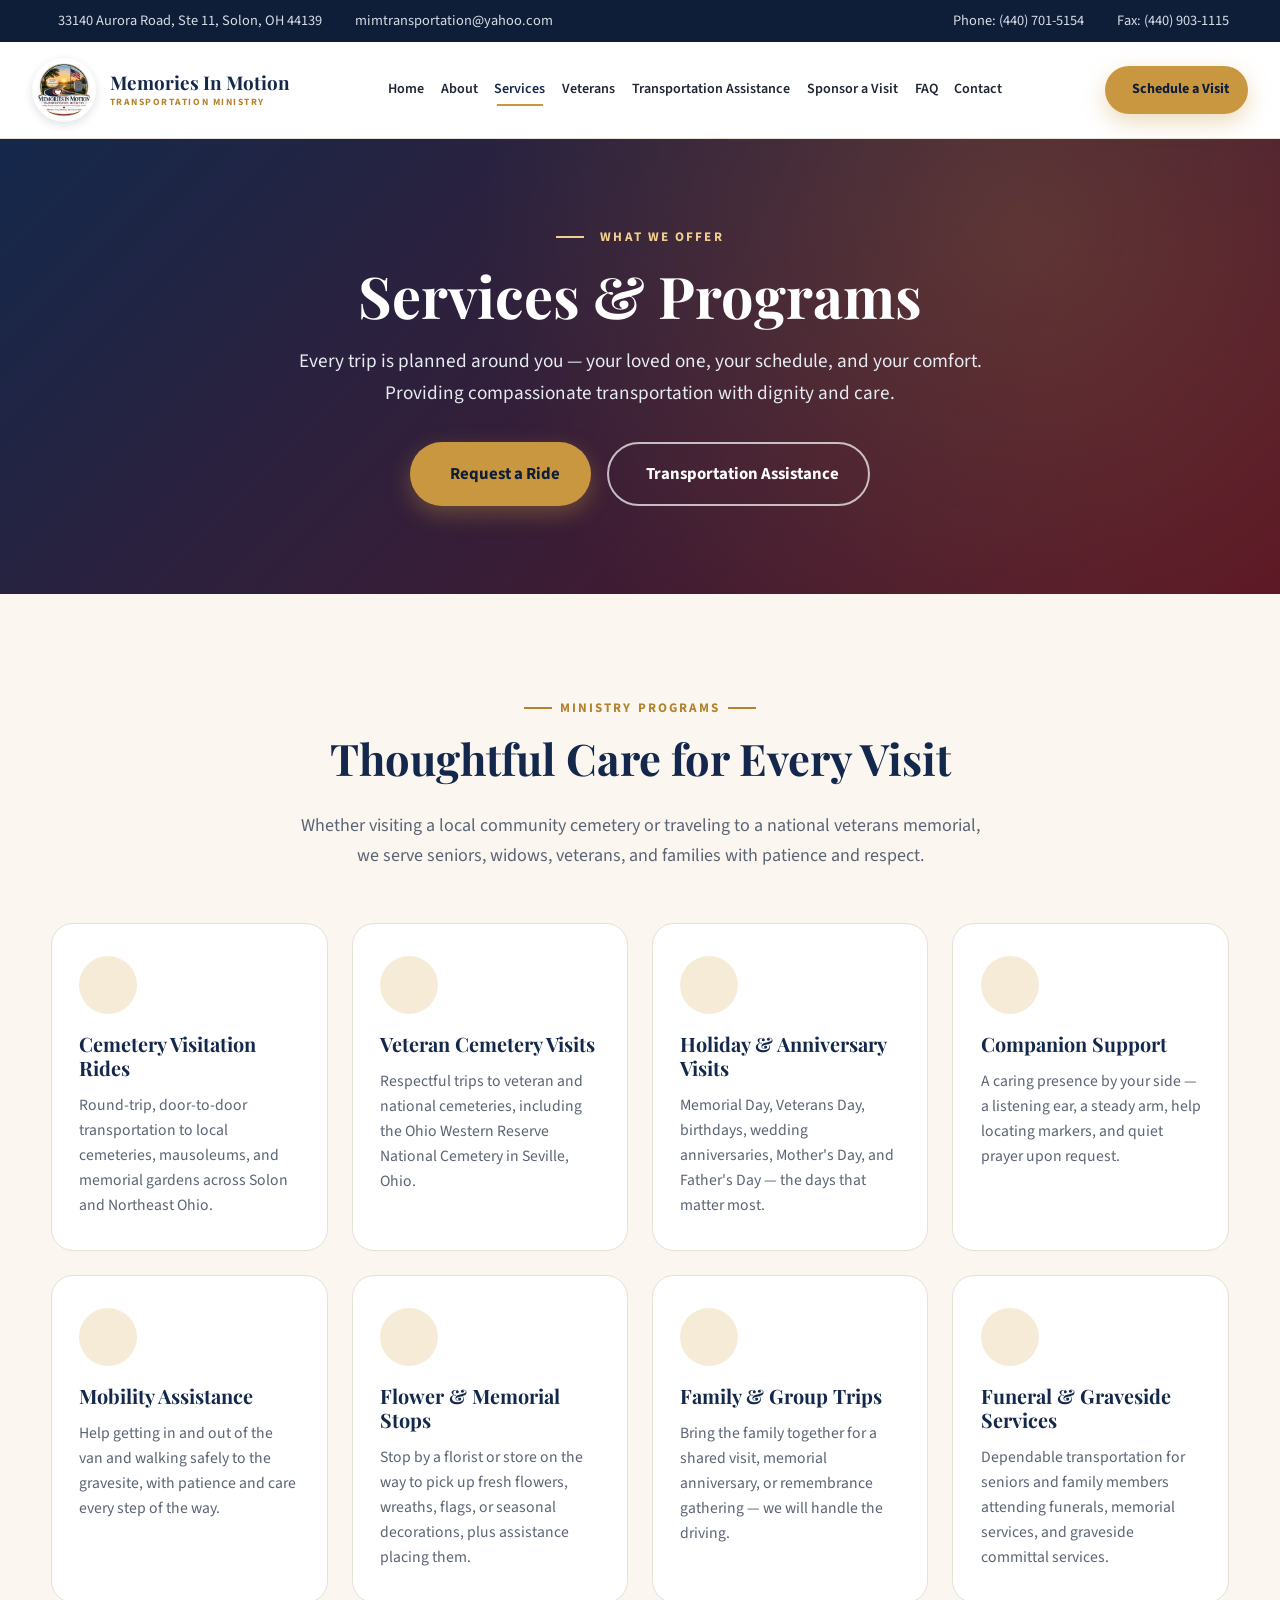
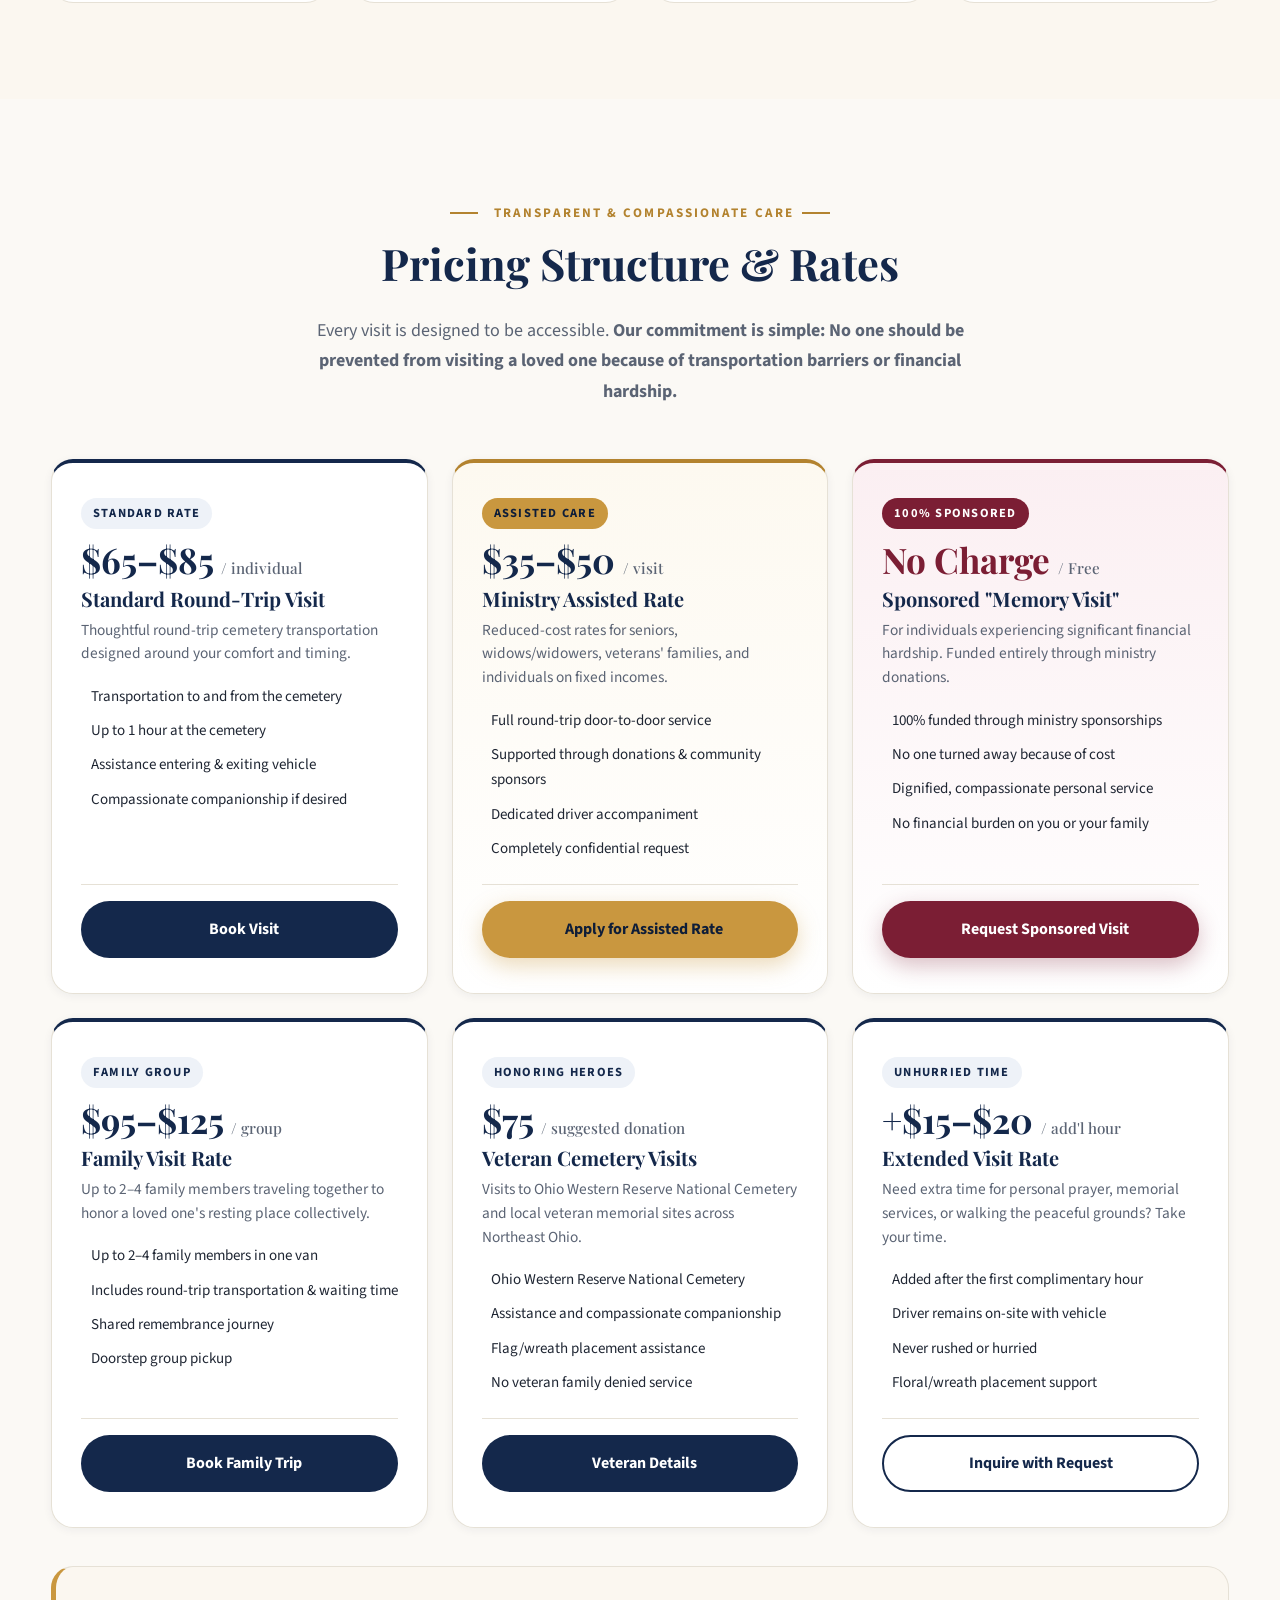
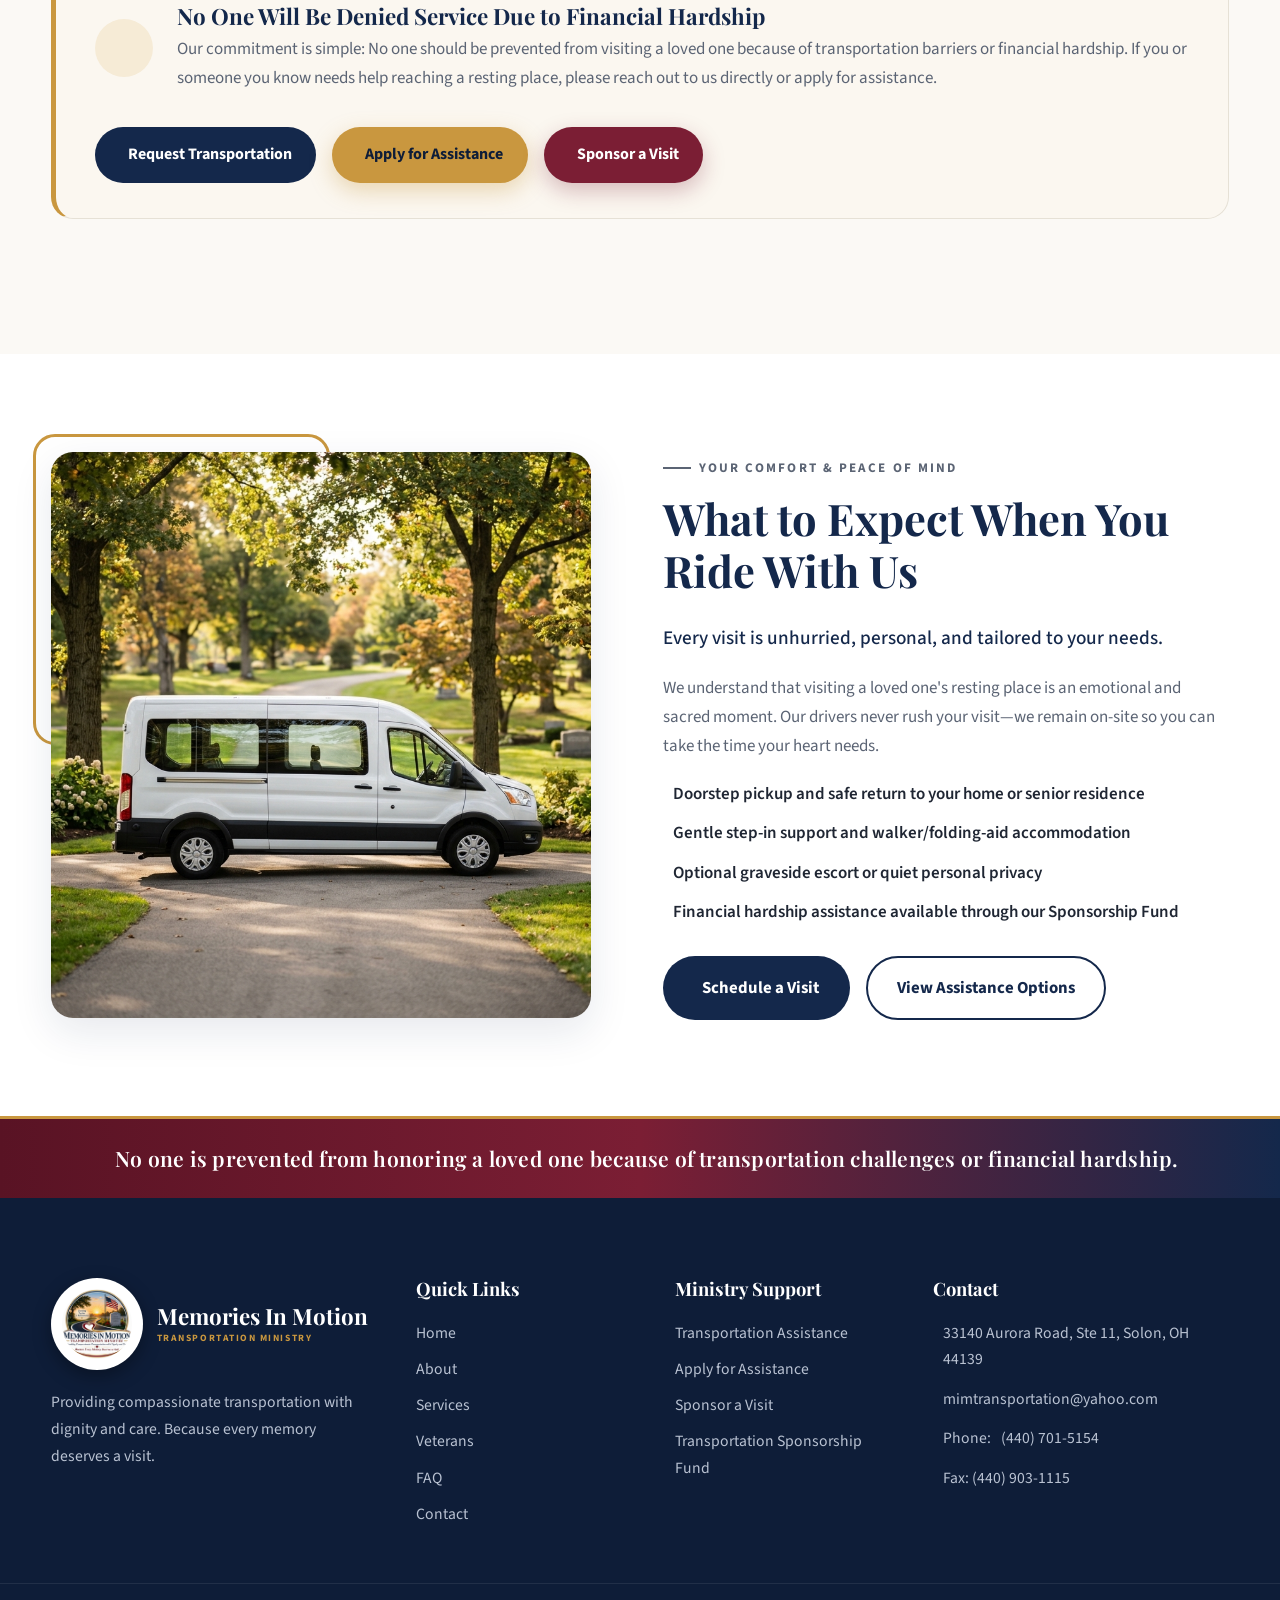
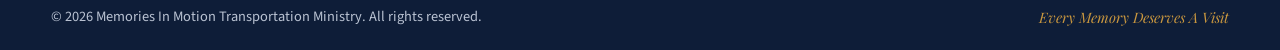
<file: services.html>
<!DOCTYPE html>
<html lang="en">
<head>
  <meta charset="UTF-8">
  <meta name="viewport" content="width=device-width, initial-scale=1.0">
  <title>Services &amp; Programs | Memories In Motion Transportation Ministry</title>
  <meta name="description" content="Explore the compassionate cemetery visitation rides, veteran cemetery trips, mobility support, and companion programs offered by Memories In Motion Transportation Ministry in Solon, OH.">
  <link rel="icon" type="image/svg+xml" href="assets/img/logo.png">

  <!-- Fonts -->
  <link rel="preconnect" href="https://fonts.googleapis.com">
  <link rel="preconnect" href="https://fonts.gstatic.com" crossorigin>
  <link href="https://fonts.googleapis.com/css2?family=Playfair+Display:ital,wght@0,500;0,600;0,700;1,500&family=Source+Sans+3:wght@400;500;600;700&display=swap" rel="stylesheet">

  <!-- Flaticon UIcons — Regular Rounded -->
  <link rel="stylesheet" href="https://cdn-uicons.flaticon.com/2.6.0/uicons-regular-rounded/css/uicons-regular-rounded.css">

  <link rel="stylesheet" href="assets/css/style.css">
</head>
<body>

  <a class="skip-link" href="#main">Skip to main content</a>

  <!-- ============ TOP BAR ============ -->
  <div class="topbar">
    <div class="container topbar__inner">
      <ul class="topbar__list">
        <li><i class="fi fi-rr-marker"></i><a href="https://www.google.com/maps/search/33140+Aurora+Road,+Ste+11,+Solon,+OH+44139" target="_blank" rel="noopener">33140 Aurora Road, Ste 11, Solon, OH 44139</a></li>
        <li><i class="fi fi-rr-envelope"></i><a href="mailto:mimtransportation@yahoo.com">mimtransportation@yahoo.com</a></li>
      </ul>
      <ul class="topbar__list">
        <li><i class="fi fi-rr-phone-call"></i><a href="tel:4407015154">Phone: (440) 701-5154</a></li>
        <li><i class="fi fi-rr-print"></i><span>Fax: (440) 903-1115</span></li>
      </ul>
    </div>
  </div>

  <!-- ============ HEADER ============ -->
  <header class="header" id="header">
    <div class="header__inner">
      <a href="index.html" class="brand" aria-label="Memories In Motion Transportation Ministry – Home">
        <img src="assets/img/logo.png" alt="Memories In Motion Transportation Ministry Logo" class="brand__mark" width="74" height="74">
        <span class="brand__text">
          <span class="brand__name">Memories In Motion</span>
          <span class="brand__sub">Transportation Ministry</span>
        </span>
      </a>

      <nav class="nav" id="nav" aria-label="Main navigation">
        <ul class="nav__list">
          <li><a href="index.html" class="nav__link">Home</a></li>
          <li><a href="about.html" class="nav__link">About</a></li>
          <li><a href="services.html" class="nav__link active">Services</a></li>
          <li><a href="veterans.html" class="nav__link">Veterans</a></li>
          <li><a href="transportation-assistance.html" class="nav__link">Transportation Assistance</a></li>
          <li><a href="sponsor-a-visit.html" class="nav__link">Sponsor a Visit</a></li>
          <li><a href="faq.html" class="nav__link">FAQ</a></li>
          <li><a href="contact.html" class="nav__link">Contact</a></li>
        </ul>
        <a href="contact.html#request" class="btn btn--gold nav__cta"><i class="fi fi-rr-calendar"></i> Schedule a Visit</a>
      </nav>

      <button class="nav-toggle" id="navToggle" aria-label="Open menu" aria-expanded="false" aria-controls="nav">
        <i class="fi fi-rr-menu-burger"></i>
      </button>
    </div>
  </header>

  <main id="main">

    <!-- ============ PAGE HERO ============ -->
    <section class="page-hero">
      <div class="container page-hero__inner">
        <p class="eyebrow eyebrow--light"><i class="fi fi-rr-shuttle-van"></i> What We Offer</p>
        <h1 class="page-hero__title">Services &amp; Programs</h1>
        <p class="page-hero__lead">Every trip is planned around you — your loved one, your schedule, and your comfort. Providing compassionate transportation with dignity and care.</p>
        <div class="page-hero__actions">
          <a href="contact.html#request" class="btn btn--gold btn--lg"><i class="fi fi-rr-calendar"></i> Request a Ride</a>
          <a href="transportation-assistance.html" class="btn btn--ghost btn--lg"><i class="fi fi-rr-hand-holding-heart"></i> Transportation Assistance</a>
        </div>
      </div>
    </section>

    <!-- ============ 8 SERVICES GRID ============ -->
    <section class="section services">
      <div class="container">
        <div class="section-head">
          <p class="eyebrow">Ministry Programs</p>
          <h2 class="section-title">Thoughtful Care for Every Visit</h2>
          <p class="section-sub">Whether visiting a local community cemetery or traveling to a national veterans memorial, we serve seniors, widows, veterans, and families with patience and respect.</p>
        </div>

        <div class="cards">
          <article class="card">
            <span class="icon-circle"><i class="fi fi-rr-shuttle-van"></i></span>
            <h3>Cemetery Visitation Rides</h3>
            <p>Round-trip, door-to-door transportation to local cemeteries, mausoleums, and memorial gardens across Solon and Northeast Ohio.</p>
          </article>
          <article class="card">
            <span class="icon-circle"><i class="fi fi-rr-flag"></i></span>
            <h3>Veteran Cemetery Visits</h3>
            <p>Respectful trips to veteran and national cemeteries, including the Ohio Western Reserve National Cemetery in Seville, Ohio.</p>
          </article>
          <article class="card">
            <span class="icon-circle"><i class="fi fi-rr-calendar-heart"></i></span>
            <h3>Holiday &amp; Anniversary Visits</h3>
            <p>Memorial Day, Veterans Day, birthdays, wedding anniversaries, Mother's Day, and Father's Day — the days that matter most.</p>
          </article>
          <article class="card">
            <span class="icon-circle"><i class="fi fi-rr-hand-holding-heart"></i></span>
            <h3>Companion Support</h3>
            <p>A caring presence by your side — a listening ear, a steady arm, help locating markers, and quiet prayer upon request.</p>
          </article>
          <article class="card">
            <span class="icon-circle"><i class="fi fi-rr-wheelchair"></i></span>
            <h3>Mobility Assistance</h3>
            <p>Help getting in and out of the van and walking safely to the gravesite, with patience and care every step of the way.</p>
          </article>
          <article class="card">
            <span class="icon-circle"><i class="fi fi-rr-flower-tulip"></i></span>
            <h3>Flower &amp; Memorial Stops</h3>
            <p>Stop by a florist or store on the way to pick up fresh flowers, wreaths, flags, or seasonal decorations, plus assistance placing them.</p>
          </article>
          <article class="card">
            <span class="icon-circle"><i class="fi fi-rr-users-alt"></i></span>
            <h3>Family &amp; Group Trips</h3>
            <p>Bring the family together for a shared visit, memorial anniversary, or remembrance gathering — we will handle the driving.</p>
          </article>
          <article class="card">
            <span class="icon-circle"><i class="fi fi-rr-church"></i></span>
            <h3>Funeral &amp; Graveside Services</h3>
            <p>Dependable transportation for seniors and family members attending funerals, memorial services, and graveside committal services.</p>
          </article>
        </div>
      </div>
    </section>

    <!-- ============ OFFICIAL PRICING STRUCTURE (FROM CLIENT) ============ -->
    <section class="section" id="pricing" style="background:#FBF9F5;">
      <div class="container">
        <div class="section-head">
          <p class="eyebrow"><i class="fi fi-rr-hand-holding-heart"></i> Transparent &amp; Compassionate Care</p>
          <h2 class="section-title">Pricing Structure &amp; Rates</h2>
          <p class="section-sub">Every visit is designed to be accessible. <strong>Our commitment is simple: No one should be prevented from visiting a loved one because of transportation barriers or financial hardship.</strong></p>
        </div>

        <div class="pricing-grid">
          <article class="pricing-card">
            <span class="pricing-card__badge">Standard Rate</span>
            <div class="pricing-card__price">$65–$85 <span class="pricing-card__unit">/ individual</span></div>
            <h3>Standard Round-Trip Visit</h3>
            <p>Thoughtful round-trip cemetery transportation designed around your comfort and timing.</p>
            <ul class="pricing-card__features">
              <li><i class="fi fi-rr-check-circle"></i> Transportation to and from the cemetery</li>
              <li><i class="fi fi-rr-check-circle"></i> Up to 1 hour at the cemetery</li>
              <li><i class="fi fi-rr-check-circle"></i> Assistance entering &amp; exiting vehicle</li>
              <li><i class="fi fi-rr-check-circle"></i> Compassionate companionship if desired</li>
            </ul>
            <div class="pricing-card__footer">
              <a href="contact.html#request" class="btn btn--navy btn--block"><i class="fi fi-rr-calendar"></i> Book Visit</a>
            </div>
          </article>

          <article class="pricing-card pricing-card--assisted">
            <span class="pricing-card__badge">Assisted Care</span>
            <div class="pricing-card__price">$35–$50 <span class="pricing-card__unit">/ visit</span></div>
            <h3>Ministry Assisted Rate</h3>
            <p>Reduced-cost rates for seniors, widows/widowers, veterans' families, and individuals on fixed incomes.</p>
            <ul class="pricing-card__features">
              <li><i class="fi fi-rr-check-circle"></i> Full round-trip door-to-door service</li>
              <li><i class="fi fi-rr-check-circle"></i> Supported through donations &amp; community sponsors</li>
              <li><i class="fi fi-rr-check-circle"></i> Dedicated driver accompaniment</li>
              <li><i class="fi fi-rr-check-circle"></i> Completely confidential request</li>
            </ul>
            <div class="pricing-card__footer">
              <a href="transportation-assistance.html#apply" class="btn btn--gold btn--block"><i class="fi fi-rr-shield-check"></i> Apply for Assisted Rate</a>
            </div>
          </article>

          <article class="pricing-card pricing-card--featured">
            <span class="pricing-card__badge">100% Sponsored</span>
            <div class="pricing-card__price">No Charge <span class="pricing-card__unit">/ Free</span></div>
            <h3>Sponsored "Memory Visit"</h3>
            <p>For individuals experiencing significant financial hardship. Funded entirely through ministry donations.</p>
            <ul class="pricing-card__features">
              <li><i class="fi fi-rr-check-circle"></i> 100% funded through ministry sponsorships</li>
              <li><i class="fi fi-rr-check-circle"></i> No one turned away because of cost</li>
              <li><i class="fi fi-rr-check-circle"></i> Dignified, compassionate personal service</li>
              <li><i class="fi fi-rr-check-circle"></i> No financial burden on you or your family</li>
            </ul>
            <div class="pricing-card__footer">
              <a href="transportation-assistance.html#apply" class="btn btn--burgundy btn--block"><i class="fi fi-rr-heart"></i> Request Sponsored Visit</a>
            </div>
          </article>

          <article class="pricing-card">
            <span class="pricing-card__badge">Family Group</span>
            <div class="pricing-card__price">$95–$125 <span class="pricing-card__unit">/ group</span></div>
            <h3>Family Visit Rate</h3>
            <p>Up to 2–4 family members traveling together to honor a loved one's resting place collectively.</p>
            <ul class="pricing-card__features">
              <li><i class="fi fi-rr-check-circle"></i> Up to 2–4 family members in one van</li>
              <li><i class="fi fi-rr-check-circle"></i> Includes round-trip transportation &amp; waiting time</li>
              <li><i class="fi fi-rr-check-circle"></i> Shared remembrance journey</li>
              <li><i class="fi fi-rr-check-circle"></i> Doorstep group pickup</li>
            </ul>
            <div class="pricing-card__footer">
              <a href="contact.html#request" class="btn btn--navy btn--block"><i class="fi fi-rr-users"></i> Book Family Trip</a>
            </div>
          </article>

          <article class="pricing-card">
            <span class="pricing-card__badge">Honoring Heroes</span>
            <div class="pricing-card__price">$75 <span class="pricing-card__unit">/ suggested donation</span></div>
            <h3>Veteran Cemetery Visits</h3>
            <p>Visits to Ohio Western Reserve National Cemetery and local veteran memorial sites across Northeast Ohio.</p>
            <ul class="pricing-card__features">
              <li><i class="fi fi-rr-check-circle"></i> Ohio Western Reserve National Cemetery</li>
              <li><i class="fi fi-rr-check-circle"></i> Assistance and compassionate companionship</li>
              <li><i class="fi fi-rr-check-circle"></i> Flag/wreath placement assistance</li>
              <li><i class="fi fi-rr-check-circle"></i> No veteran family denied service</li>
            </ul>
            <div class="pricing-card__footer">
              <a href="veterans.html" class="btn btn--navy btn--block"><i class="fi fi-rr-flag"></i> Veteran Details</a>
            </div>
          </article>

          <article class="pricing-card">
            <span class="pricing-card__badge">Unhurried Time</span>
            <div class="pricing-card__price">+$15–$20 <span class="pricing-card__unit">/ add'l hour</span></div>
            <h3>Extended Visit Rate</h3>
            <p>Need extra time for personal prayer, memorial services, or walking the peaceful grounds? Take your time.</p>
            <ul class="pricing-card__features">
              <li><i class="fi fi-rr-check-circle"></i> Added after the first complimentary hour</li>
              <li><i class="fi fi-rr-check-circle"></i> Driver remains on-site with vehicle</li>
              <li><i class="fi fi-rr-check-circle"></i> Never rushed or hurried</li>
              <li><i class="fi fi-rr-check-circle"></i> Floral/wreath placement support</li>
            </ul>
            <div class="pricing-card__footer">
              <a href="contact.html#request" class="btn btn--outline-navy btn--block">Inquire with Request</a>
            </div>
          </article>
        </div>

        <div class="voluntary-notice">
          <span class="icon-circle"><i class="fi fi-rr-shield-check"></i></span>
          <div>
            <h3>No One Will Be Denied Service Due to Financial Hardship</h3>
            <p>Our commitment is simple: No one should be prevented from visiting a loved one because of transportation barriers or financial hardship. If you or someone you know needs help reaching a resting place, please reach out to us directly or apply for assistance.</p>
          </div>
          <div class="voluntary-notice__buttons">
            <a href="contact.html#request" class="btn btn--navy"><i class="fi fi-rr-shuttle-van"></i> Request Transportation</a>
            <a href="transportation-assistance.html#apply" class="btn btn--gold"><i class="fi fi-rr-shield-check"></i> Apply for Assistance</a>
            <a href="sponsor-a-visit.html" class="btn btn--burgundy"><i class="fi fi-rr-heart"></i> Sponsor a Visit</a>
          </div>
        </div>
      </div>
    </section>

    <!-- ============ WHAT TO EXPECT ON YOUR VISIT ============ -->
    <section class="section about">
      <div class="container about__grid">
        <div class="about__media">
          <img src="assets/img/van.jpg" alt="Clean white Memories In Motion passenger van parked in a peaceful cemetery lane" loading="lazy">
        </div>
        <div class="about__text">
          <p class="eyebrow">Your Comfort &amp; Peace of Mind</p>
          <h2 class="section-title">What to Expect When You Ride With Us</h2>
          <p class="lead">Every visit is unhurried, personal, and tailored to your needs.</p>
          <p>We understand that visiting a loved one's resting place is an emotional and sacred moment. Our drivers never rush your visit—we remain on-site so you can take the time your heart needs.</p>
          <ul class="checklist">
            <li><i class="fi fi-rr-check-circle"></i> Doorstep pickup and safe return to your home or senior residence</li>
            <li><i class="fi fi-rr-check-circle"></i> Gentle step-in support and walker/folding-aid accommodation</li>
            <li><i class="fi fi-rr-check-circle"></i> Optional graveside escort or quiet personal privacy</li>
            <li><i class="fi fi-rr-check-circle"></i> Financial hardship assistance available through our Sponsorship Fund</li>
          </ul>
          <div class="hero__actions" style="margin-bottom:0; margin-top:1.8rem;">
            <a href="contact.html#request" class="btn btn--navy btn--lg"><i class="fi fi-rr-calendar"></i> Schedule a Visit</a>
            <a href="transportation-assistance.html" class="btn btn--outline-navy btn--lg">View Assistance Options</a>
          </div>
        </div>
      </div>
    </section>

    <!-- ============ SMALL PURPOSE BANNER (ON EVERY PAGE) ============ -->
    <section class="purpose-ribbon" aria-label="Ministry commitment statement">
      <div class="container purpose-ribbon__inner">
        <i class="fi fi-rr-hand-holding-heart"></i>
        <p>No one is prevented from honoring a loved one because of transportation challenges or financial hardship.</p>
      </div>
    </section>

  </main>

  <!-- ============ FOOTER ============ -->
  <footer class="footer">
    <div class="container footer__grid">
      <div class="footer__brand">
        <a href="index.html" class="brand brand--light">
          <img src="assets/img/logo.png" alt="Memories In Motion Transportation Ministry Logo" class="brand__mark" width="84" height="84">
          <span class="brand__text">
            <span class="brand__name">Memories In Motion</span>
            <span class="brand__sub">Transportation Ministry</span>
          </span>
        </a>
        <p>Providing compassionate transportation with dignity and care. Because every memory deserves a visit.</p>
      </div>
      <div>
        <h4>Quick Links</h4>
        <ul class="footer__links">
          <li><a href="index.html">Home</a></li>
          <li><a href="about.html">About</a></li>
          <li><a href="services.html">Services</a></li>
          <li><a href="veterans.html">Veterans</a></li>
          <li><a href="faq.html">FAQ</a></li>
          <li><a href="contact.html">Contact</a></li>
        </ul>
      </div>
      <div>
        <h4>Ministry Support</h4>
        <ul class="footer__links">
          <li><a href="transportation-assistance.html">Transportation Assistance</a></li>
          <li><a href="transportation-assistance.html#apply">Apply for Assistance</a></li>
          <li><a href="sponsor-a-visit.html">Sponsor a Visit</a></li>
          <li><a href="sponsor-a-visit.html#fund">Transportation Sponsorship Fund</a></li>
        </ul>
      </div>
      <div>
        <h4>Contact</h4>
        <ul class="footer__contact">
          <li><i class="fi fi-rr-marker"></i> 33140 Aurora Road, Ste 11, Solon, OH 44139</li>
          <li><i class="fi fi-rr-envelope"></i> <a href="mailto:mimtransportation@yahoo.com">mimtransportation@yahoo.com</a></li>
          <li><i class="fi fi-rr-phone-call"></i> Phone: <a href="tel:4407015154">(440) 701-5154</a></li>
          <li><i class="fi fi-rr-print"></i> Fax: (440) 903-1115</li>
        </ul>
      </div>
    </div>
    <div class="footer__bottom">
      <div class="container footer__bottom-inner">
        <p>&copy; <span id="year"></span> Memories In Motion Transportation Ministry. All rights reserved.</p>
        <p class="footer__slogan"><i class="fi fi-rr-heart"></i> Every Memory Deserves A Visit</p>
      </div>
    </div>
  </footer>

  <a href="#header" class="to-top" id="toTop" aria-label="Back to top"><i class="fi fi-rr-angle-small-up"></i></a>

  <script src="assets/js/main.js"></script>
</body>
</html>
</file>
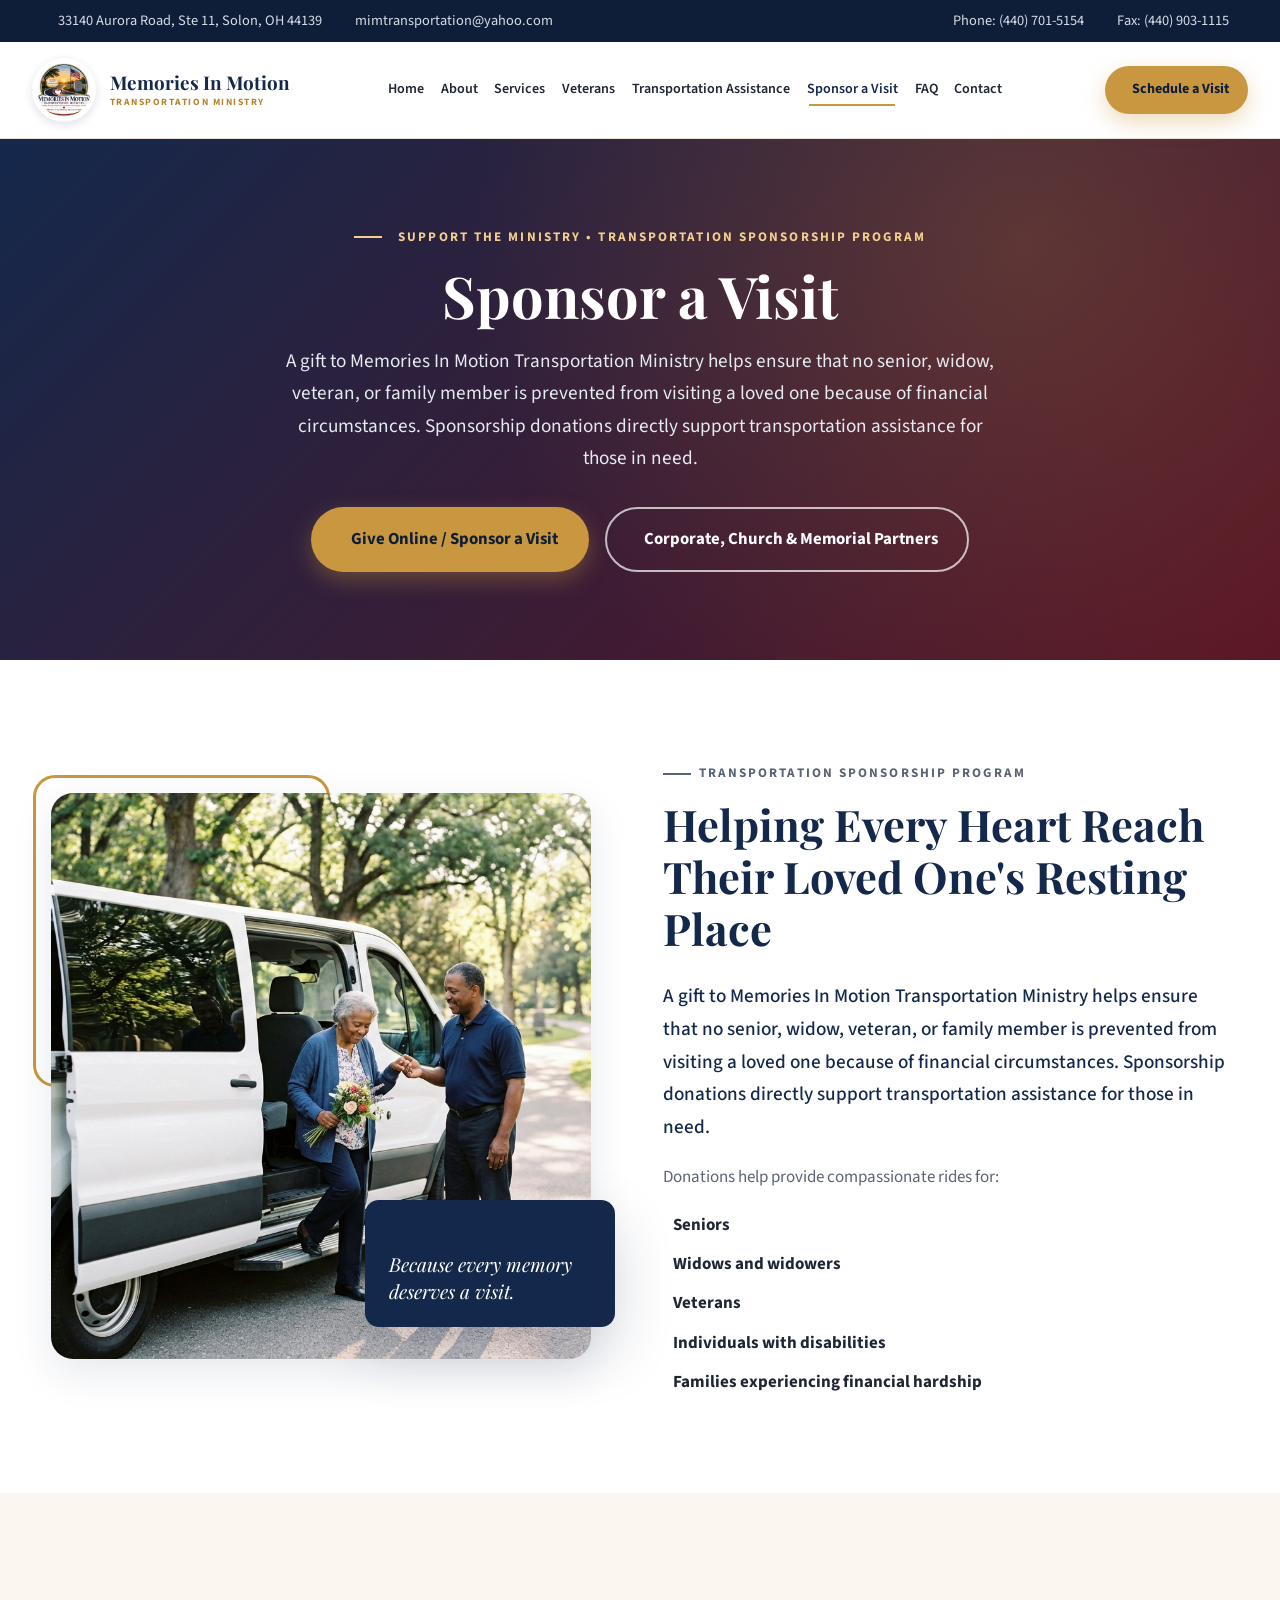
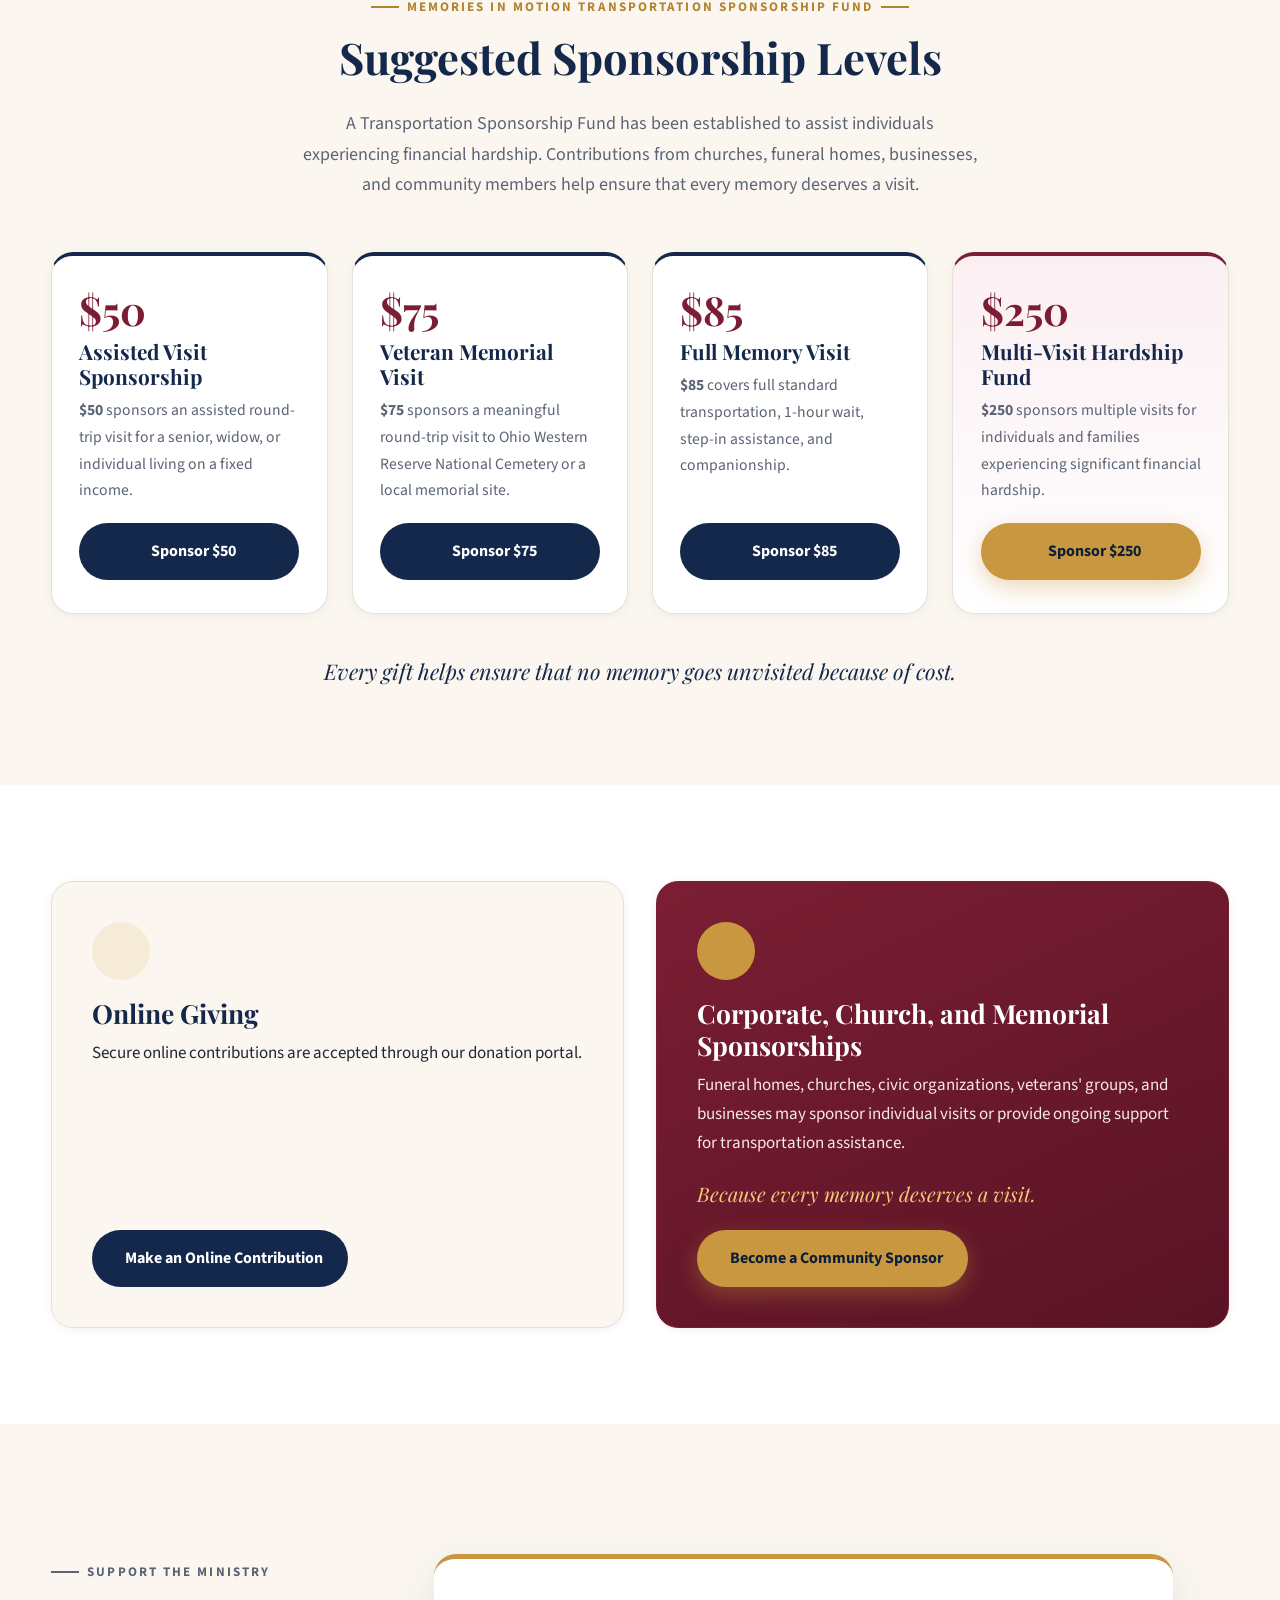
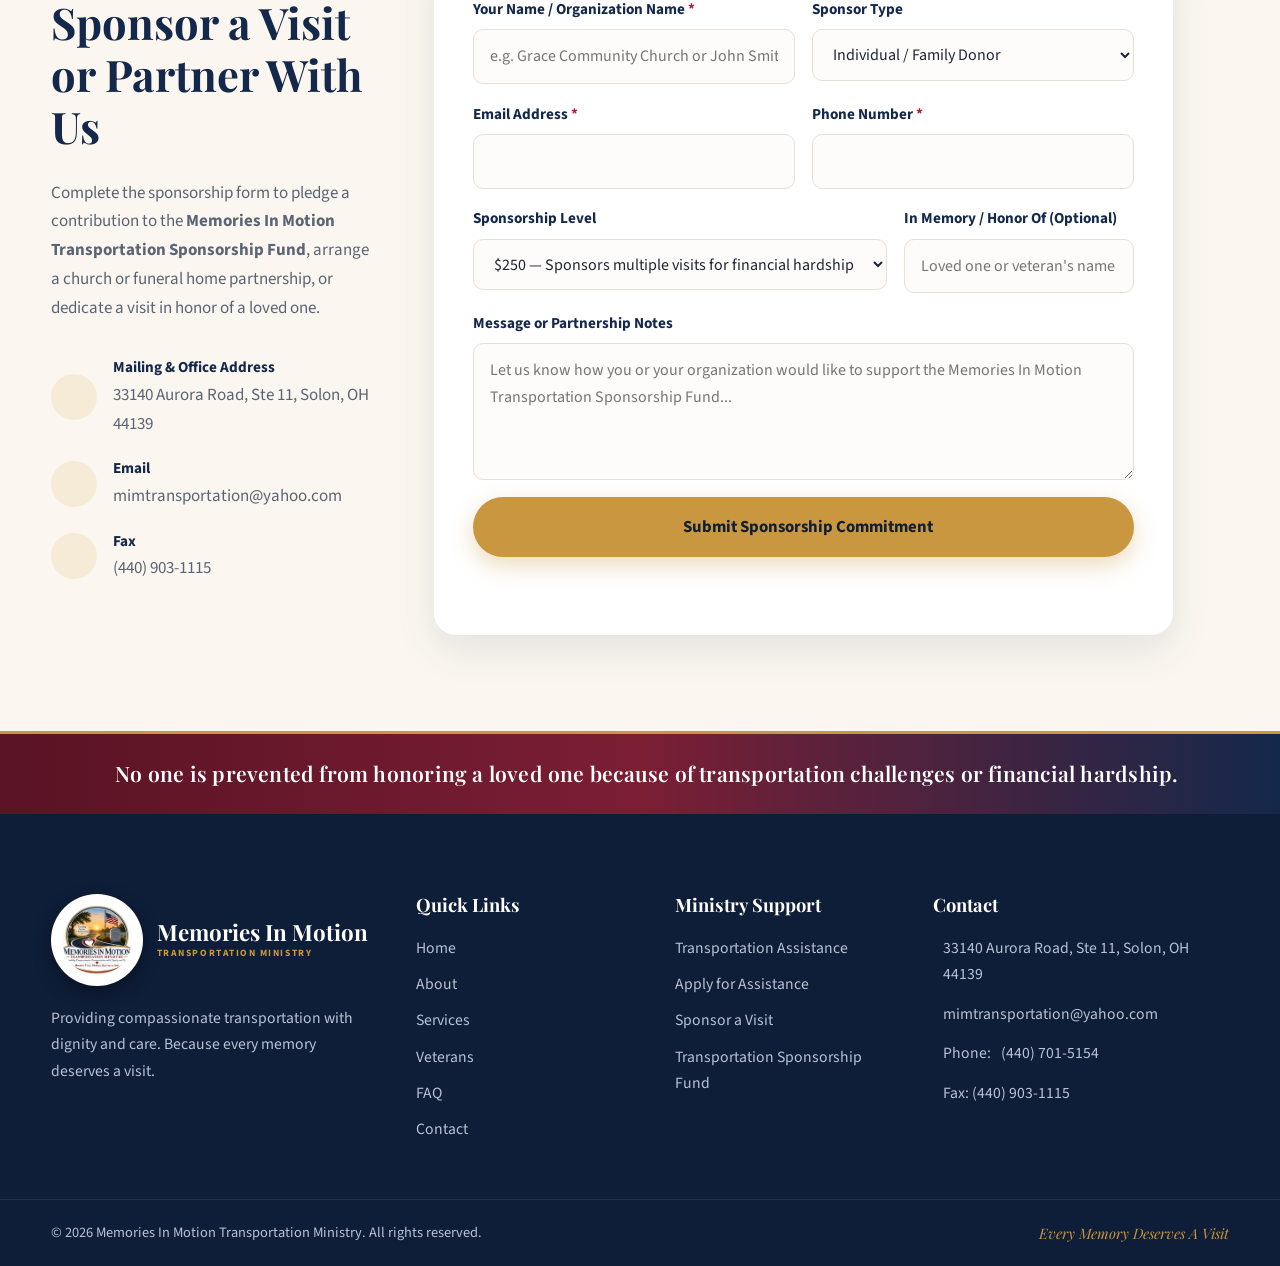
<file: sponsor-a-visit.html>
<!DOCTYPE html>
<html lang="en">
<head>
  <meta charset="UTF-8">
  <meta name="viewport" content="width=device-width, initial-scale=1.0">
  <title>Sponsor a Visit — Support the Ministry | Memories In Motion Transportation Ministry</title>
  <meta name="description" content="Sponsor a Visit and support the Memories In Motion Transportation Sponsorship Fund. Donations help provide cemetery visitation rides for seniors, widows, veterans, individuals with disabilities, and families experiencing financial hardship.">
  <link rel="icon" type="image/svg+xml" href="assets/img/logo.png">

  <!-- Fonts -->
  <link rel="preconnect" href="https://fonts.googleapis.com">
  <link rel="preconnect" href="https://fonts.gstatic.com" crossorigin>
  <link href="https://fonts.googleapis.com/css2?family=Playfair+Display:ital,wght@0,500;0,600;0,700;1,500&family=Source+Sans+3:wght@400;500;600;700&display=swap" rel="stylesheet">

  <!-- Flaticon UIcons — Regular Rounded -->
  <link rel="stylesheet" href="https://cdn-uicons.flaticon.com/2.6.0/uicons-regular-rounded/css/uicons-regular-rounded.css">

  <link rel="stylesheet" href="assets/css/style.css">
</head>
<body>

  <a class="skip-link" href="#main">Skip to main content</a>

  <!-- ============ TOP BAR ============ -->
  <div class="topbar">
    <div class="container topbar__inner">
      <ul class="topbar__list">
        <li><i class="fi fi-rr-marker"></i><a href="https://www.google.com/maps/search/33140+Aurora+Road,+Ste+11,+Solon,+OH+44139" target="_blank" rel="noopener">33140 Aurora Road, Ste 11, Solon, OH 44139</a></li>
        <li><i class="fi fi-rr-envelope"></i><a href="mailto:mimtransportation@yahoo.com">mimtransportation@yahoo.com</a></li>
      </ul>
      <ul class="topbar__list">
        <li><i class="fi fi-rr-phone-call"></i><a href="tel:4407015154">Phone: (440) 701-5154</a></li>
        <li><i class="fi fi-rr-print"></i><span>Fax: (440) 903-1115</span></li>
      </ul>
    </div>
  </div>

  <!-- ============ HEADER ============ -->
  <header class="header" id="header">
    <div class="header__inner">
      <a href="index.html" class="brand" aria-label="Memories In Motion Transportation Ministry – Home">
        <img src="assets/img/logo.png" alt="Memories In Motion Transportation Ministry Logo" class="brand__mark" width="74" height="74">
        <span class="brand__text">
          <span class="brand__name">Memories In Motion</span>
          <span class="brand__sub">Transportation Ministry</span>
        </span>
      </a>

      <nav class="nav" id="nav" aria-label="Main navigation">
        <ul class="nav__list">
          <li><a href="index.html" class="nav__link">Home</a></li>
          <li><a href="about.html" class="nav__link">About</a></li>
          <li><a href="services.html" class="nav__link">Services</a></li>
          <li><a href="veterans.html" class="nav__link">Veterans</a></li>
          <li><a href="transportation-assistance.html" class="nav__link">Transportation Assistance</a></li>
          <li><a href="sponsor-a-visit.html" class="nav__link active">Sponsor a Visit</a></li>
          <li><a href="faq.html" class="nav__link">FAQ</a></li>
          <li><a href="contact.html" class="nav__link">Contact</a></li>
        </ul>
        <a href="contact.html#request" class="btn btn--gold nav__cta"><i class="fi fi-rr-calendar"></i> Schedule a Visit</a>
      </nav>

      <button class="nav-toggle" id="navToggle" aria-label="Open menu" aria-expanded="false" aria-controls="nav">
        <i class="fi fi-rr-menu-burger"></i>
      </button>
    </div>
  </header>

  <main id="main">

    <!-- ============ PAGE HERO ============ -->
    <section class="page-hero">
      <div class="container page-hero__inner">
        <p class="eyebrow eyebrow--light"><i class="fi fi-rr-heart"></i> Support the Ministry • Transportation Sponsorship Program</p>
        <h1 class="page-hero__title">Sponsor a Visit</h1>
        <p class="page-hero__lead">A gift to Memories In Motion Transportation Ministry helps ensure that no senior, widow, veteran, or family member is prevented from visiting a loved one because of financial circumstances. Sponsorship donations directly support transportation assistance for those in need.</p>
        <div class="page-hero__actions">
          <a href="#donate" class="btn btn--gold btn--lg"><i class="fi fi-rr-heart"></i> Give Online / Sponsor a Visit</a>
          <a href="#partners" class="btn btn--ghost btn--lg"><i class="fi fi-rr-building"></i> Corporate, Church &amp; Memorial Partners</a>
        </div>
      </div>
    </section>

    <!-- ============ WHO SPONSORSHIPS SERVE ============ -->
    <section class="section">
      <div class="container about__grid">
        <div class="about__media">
          <img src="assets/img/about.jpg" alt="Ministry driver assisting an elderly woman carrying flowers" loading="lazy">
          <div class="about__card">
            <i class="fi fi-rr-heart"></i>
            <p>Because every memory deserves a visit.</p>
          </div>
        </div>

        <div class="about__text">
          <p class="eyebrow">Transportation Sponsorship Program</p>
          <h2 class="section-title">Helping Every Heart Reach Their Loved One's Resting Place</h2>
          <p class="lead">A gift to Memories In Motion Transportation Ministry helps ensure that no senior, widow, veteran, or family member is prevented from visiting a loved one because of financial circumstances. Sponsorship donations directly support transportation assistance for those in need.</p>
          <p>Donations help provide compassionate rides for:</p>
          <ul class="checklist">
            <li><i class="fi fi-rr-check-circle"></i> <strong>Seniors</strong></li>
            <li><i class="fi fi-rr-check-circle"></i> <strong>Widows and widowers</strong></li>
            <li><i class="fi fi-rr-check-circle"></i> <strong>Veterans</strong></li>
            <li><i class="fi fi-rr-check-circle"></i> <strong>Individuals with disabilities</strong></li>
            <li><i class="fi fi-rr-check-circle"></i> <strong>Families experiencing financial hardship</strong></li>
          </ul>
        </div>
      </div>
    </section>

    <!-- ============ SPONSORSHIP FUND & SUGGESTED SPONSORSHIPS ============ -->
    <section class="section services" id="fund">
      <div class="container">
        <div class="section-head">
          <p class="eyebrow">Memories In Motion Transportation Sponsorship Fund</p>
          <h2 class="section-title">Suggested Sponsorship Levels</h2>
          <p class="section-sub">A Transportation Sponsorship Fund has been established to assist individuals experiencing financial hardship. Contributions from churches, funeral homes, businesses, and community members help ensure that every memory deserves a visit.</p>
        </div>

        <div class="schedule-grid">
          <article class="schedule-card">
            <span class="schedule-card__amount">$50</span>
            <h3>Assisted Visit Sponsorship</h3>
            <p><strong>$50</strong> sponsors an assisted round-trip visit for a senior, widow, or individual living on a fixed income.</p>
            <a href="#donate" class="btn btn--navy btn--block" data-amount="$50 ($50 Assisted Visit)"><i class="fi fi-rr-heart"></i> Sponsor $50</a>
          </article>

          <article class="schedule-card">
            <span class="schedule-card__amount">$75</span>
            <h3>Veteran Memorial Visit</h3>
            <p><strong>$75</strong> sponsors a meaningful round-trip visit to Ohio Western Reserve National Cemetery or a local memorial site.</p>
            <a href="#donate" class="btn btn--navy btn--block" data-amount="$75 ($75 Veteran Visit)"><i class="fi fi-rr-flag"></i> Sponsor $75</a>
          </article>

          <article class="schedule-card">
            <span class="schedule-card__amount">$85</span>
            <h3>Full Memory Visit</h3>
            <p><strong>$85</strong> covers full standard transportation, 1-hour wait, step-in assistance, and companionship.</p>
            <a href="#donate" class="btn btn--navy btn--block" data-amount="$85 ($85 Standard Visit)"><i class="fi fi-rr-heart"></i> Sponsor $85</a>
          </article>

          <article class="schedule-card schedule-card--featured">
            <span class="schedule-card__amount">$250</span>
            <h3>Multi-Visit Hardship Fund</h3>
            <p><strong>$250</strong> sponsors multiple visits for individuals and families experiencing significant financial hardship.</p>
            <a href="#donate" class="btn btn--gold btn--block" data-amount="$250 ($250 Multiple Visits)"><i class="fi fi-rr-heart"></i> Sponsor $250</a>
          </article>
        </div>

        <p class="center-statement"><em>Every gift helps ensure that no memory goes unvisited because of cost.</em></p>
      </div>
    </section>

    <!-- ============ ONLINE GIVING & CORPORATE / CHURCH / MEMORIAL SPONSORSHIPS ============ -->
    <section class="section" id="partners">
      <div class="container">
        <div class="mv__grid">
          <article class="partner-card">
            <span class="icon-circle"><i class="fi fi-rr-shield-check"></i></span>
            <h3>Online Giving</h3>
            <p>Secure online contributions are accepted through our donation portal.</p>
            <a href="#donate" class="btn btn--navy"><i class="fi fi-rr-heart"></i> Make an Online Contribution</a>
          </article>

          <article class="partner-card partner-card--burgundy">
            <span class="icon-circle icon-circle--gold"><i class="fi fi-rr-church"></i></span>
            <h3>Corporate, Church, and Memorial Sponsorships</h3>
            <p>Funeral homes, churches, civic organizations, veterans' groups, and businesses may sponsor individual visits or provide ongoing support for transportation assistance.</p>
            <p class="partner-card__motto"><em>Because every memory deserves a visit.</em></p>
            <a href="#donate" class="btn btn--gold"><i class="fi fi-rr-handshake"></i> Become a Community Sponsor</a>
          </article>
        </div>
      </div>
    </section>

    <!-- ============ SPONSORSHIP / DONATION PORTAL FORM ============ -->
    <section class="section request" id="donate">
      <div class="container request__grid">
        <div class="request__intro">
          <p class="eyebrow">Support the Ministry</p>
          <h2 class="section-title">Sponsor a Visit or Partner With Us</h2>
          <p>Complete the sponsorship form to pledge a contribution to the <strong>Memories In Motion Transportation Sponsorship Fund</strong>, arrange a church or funeral home partnership, or dedicate a visit in honor of a loved one.</p>
          <ul class="contact-list">
            <li><span class="icon-circle icon-circle--sm"><i class="fi fi-rr-marker"></i></span><div><strong>Mailing &amp; Office Address</strong><span>33140 Aurora Road, Ste 11, Solon, OH 44139</span></div></li>
            <li><span class="icon-circle icon-circle--sm"><i class="fi fi-rr-envelope"></i></span><div><strong>Email</strong><a href="mailto:mimtransportation@yahoo.com">mimtransportation@yahoo.com</a></div></li>
            <li><span class="icon-circle icon-circle--sm"><i class="fi fi-rr-print"></i></span><div><strong>Fax</strong><span>(440) 903-1115</span></div></li>
          </ul>
        </div>

        <form class="form" id="sponsorForm" novalidate>
          <div class="form__row">
            <div class="field">
              <label for="sName">Your Name / Organization Name <span>*</span></label>
              <input type="text" id="sName" name="name" required placeholder="e.g. Grace Community Church or John Smith">
            </div>
            <div class="field">
              <label for="sType">Sponsor Type</label>
              <select id="sType" name="type">
                <option>Individual / Family Donor</option>
                <option>Church / Faith Ministry</option>
                <option>Funeral Home Partner</option>
                <option>Veterans Organization</option>
                <option>Business / Civic Organization</option>
              </select>
            </div>
          </div>
          <div class="form__row">
            <div class="field">
              <label for="sEmail">Email Address <span>*</span></label>
              <input type="email" id="sEmail" name="email" required autocomplete="email">
            </div>
            <div class="field">
              <label for="sPhone">Phone Number <span>*</span></label>
              <input type="tel" id="sPhone" name="phone" required autocomplete="tel">
            </div>
          </div>
          <div class="form__row">
            <div class="field">
              <label for="sAmount">Sponsorship Level</label>
              <select id="sAmount" name="amount">
                <option value="$25 ($25 Local Visit)">$25 — Helps support a local visit</option>
                <option value="$50 ($50 Extended Visit)">$50 — Helps support an extended visit</option>
                <option value="$100 ($100 Regional Visit)">$100 — Helps support a regional visit</option>
                <option value="$250 ($250 Multiple Visits)" selected>$250 — Sponsors multiple visits for financial hardship</option>
                <option value="Custom / Ongoing Partnership">Custom Amount / Ongoing Sponsorship Partnership</option>
              </select>
            </div>
            <div class="field">
              <label for="sDedication">In Memory / Honor Of (Optional)</label>
              <input type="text" id="sDedication" name="dedication" placeholder="Loved one or veteran's name">
            </div>
          </div>
          <div class="field">
            <label for="sMsg">Message or Partnership Notes</label>
            <textarea id="sMsg" name="message" rows="4" placeholder="Let us know how you or your organization would like to support the Memories In Motion Transportation Sponsorship Fund..."></textarea>
          </div>
          <button type="submit" class="btn btn--gold btn--lg btn--block"><i class="fi fi-rr-heart"></i> Submit Sponsorship Commitment</button>
          <p class="form__note" id="sponsorNote" role="status" aria-live="polite"></p>
        </form>
      </div>
    </section>

    <!-- ============ SMALL PURPOSE BANNER (ON EVERY PAGE) ============ -->
    <section class="purpose-ribbon" aria-label="Ministry commitment statement">
      <div class="container purpose-ribbon__inner">
        <i class="fi fi-rr-hand-holding-heart"></i>
        <p>No one is prevented from honoring a loved one because of transportation challenges or financial hardship.</p>
      </div>
    </section>

  </main>

  <!-- ============ FOOTER ============ -->
  <footer class="footer">
    <div class="container footer__grid">
      <div class="footer__brand">
        <a href="index.html" class="brand brand--light">
          <img src="assets/img/logo.png" alt="Memories In Motion Transportation Ministry Logo" class="brand__mark" width="84" height="84">
          <span class="brand__text">
            <span class="brand__name">Memories In Motion</span>
            <span class="brand__sub">Transportation Ministry</span>
          </span>
        </a>
        <p>Providing compassionate transportation with dignity and care. Because every memory deserves a visit.</p>
      </div>
      <div>
        <h4>Quick Links</h4>
        <ul class="footer__links">
          <li><a href="index.html">Home</a></li>
          <li><a href="about.html">About</a></li>
          <li><a href="services.html">Services</a></li>
          <li><a href="veterans.html">Veterans</a></li>
          <li><a href="faq.html">FAQ</a></li>
          <li><a href="contact.html">Contact</a></li>
        </ul>
      </div>
      <div>
        <h4>Ministry Support</h4>
        <ul class="footer__links">
          <li><a href="transportation-assistance.html">Transportation Assistance</a></li>
          <li><a href="transportation-assistance.html#apply">Apply for Assistance</a></li>
          <li><a href="sponsor-a-visit.html">Sponsor a Visit</a></li>
          <li><a href="sponsor-a-visit.html#fund">Transportation Sponsorship Fund</a></li>
        </ul>
      </div>
      <div>
        <h4>Contact</h4>
        <ul class="footer__contact">
          <li><i class="fi fi-rr-marker"></i> 33140 Aurora Road, Ste 11, Solon, OH 44139</li>
          <li><i class="fi fi-rr-envelope"></i> <a href="mailto:mimtransportation@yahoo.com">mimtransportation@yahoo.com</a></li>
          <li><i class="fi fi-rr-phone-call"></i> Phone: <a href="tel:4407015154">(440) 701-5154</a></li>
          <li><i class="fi fi-rr-print"></i> Fax: (440) 903-1115</li>
        </ul>
      </div>
    </div>
    <div class="footer__bottom">
      <div class="container footer__bottom-inner">
        <p>&copy; <span id="year"></span> Memories In Motion Transportation Ministry. All rights reserved.</p>
        <p class="footer__slogan"><i class="fi fi-rr-heart"></i> Every Memory Deserves A Visit</p>
      </div>
    </div>
  </footer>

  <a href="#header" class="to-top" id="toTop" aria-label="Back to top"><i class="fi fi-rr-angle-small-up"></i></a>

  <script src="assets/js/main.js"></script>
</body>
</html>
</file>
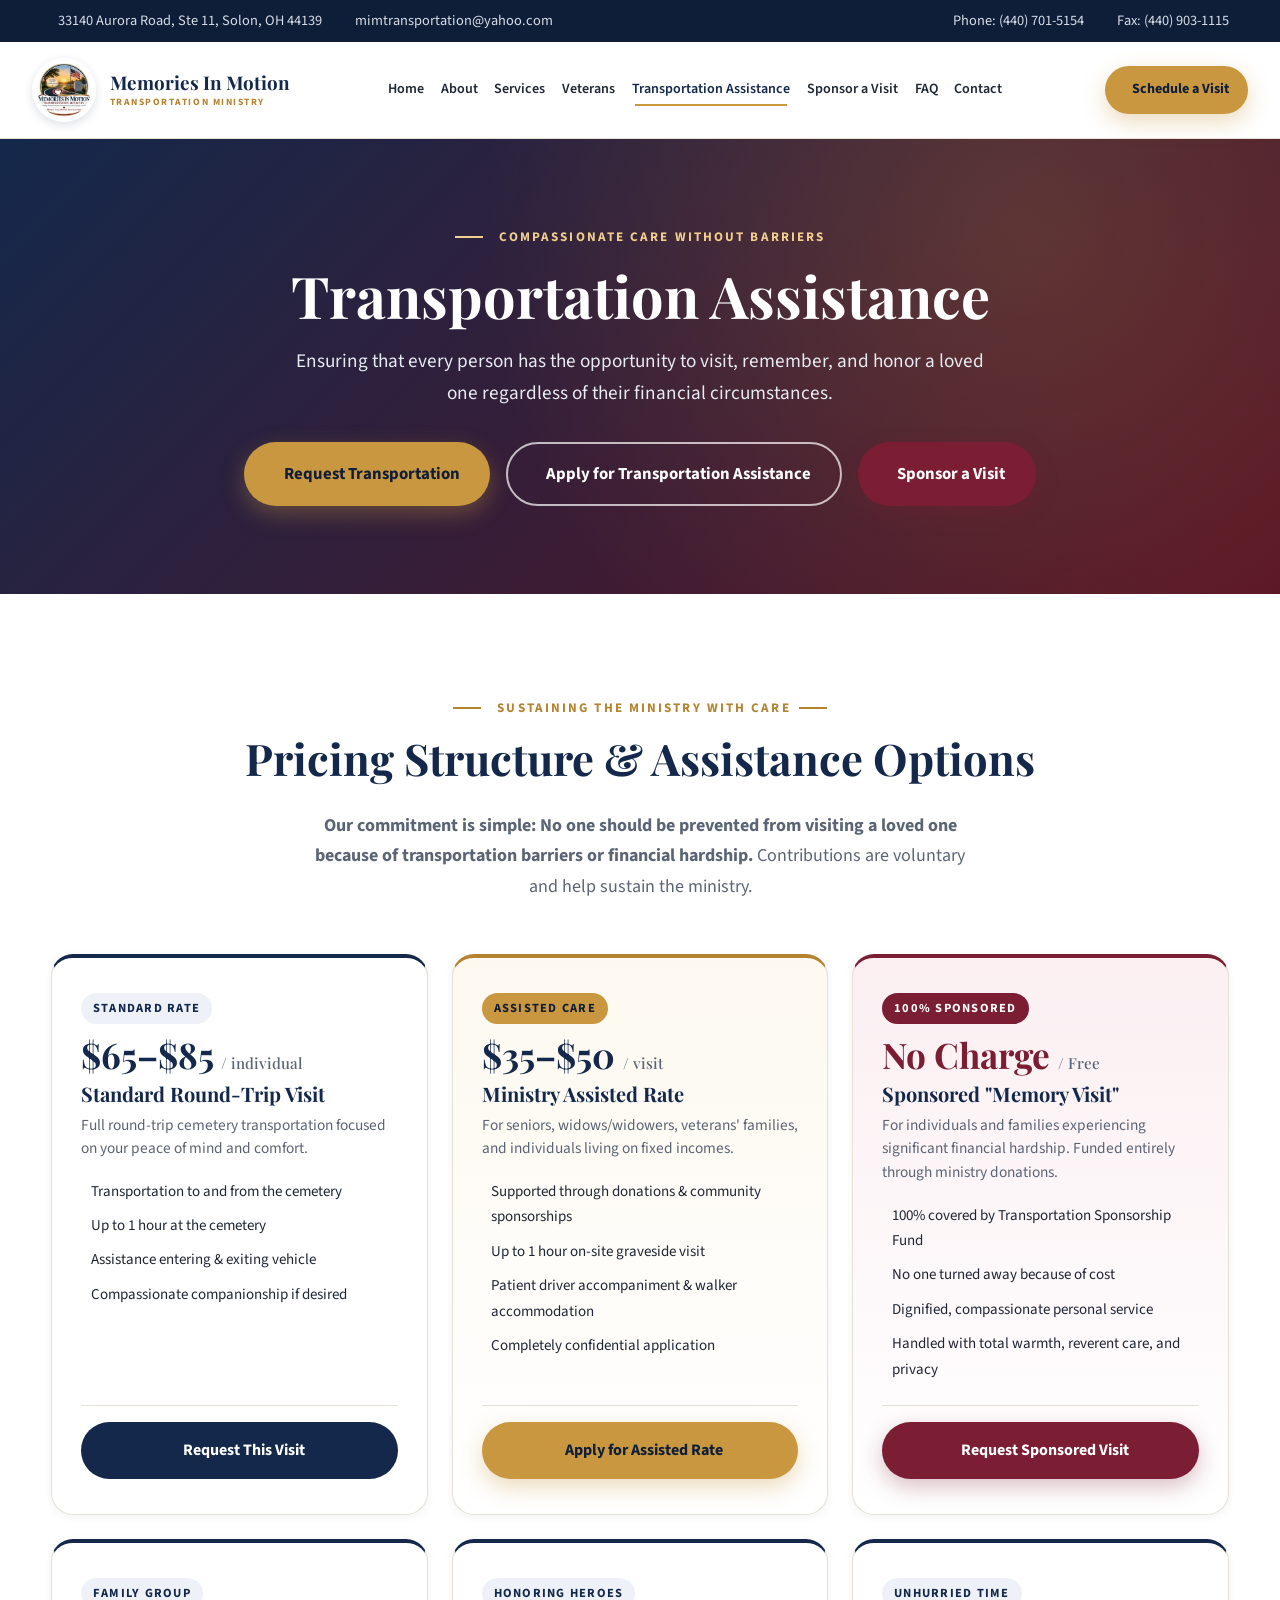
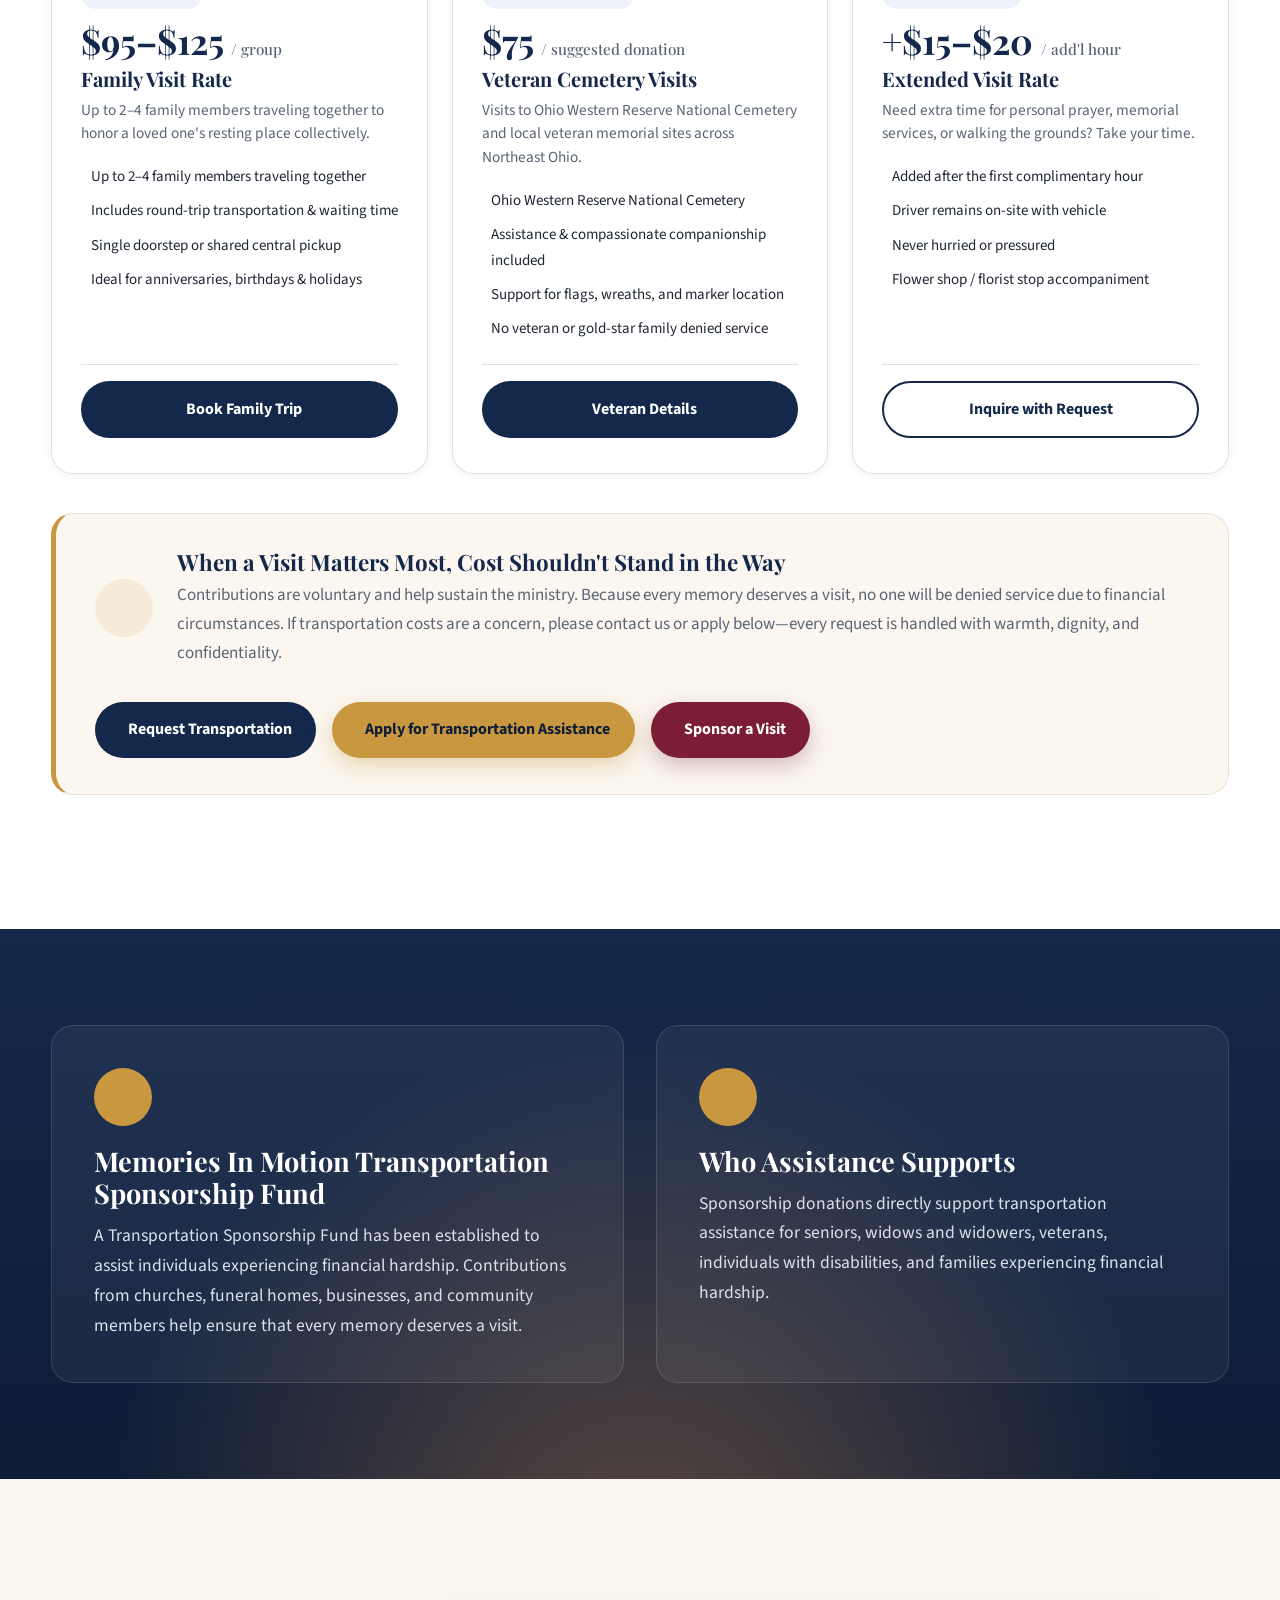
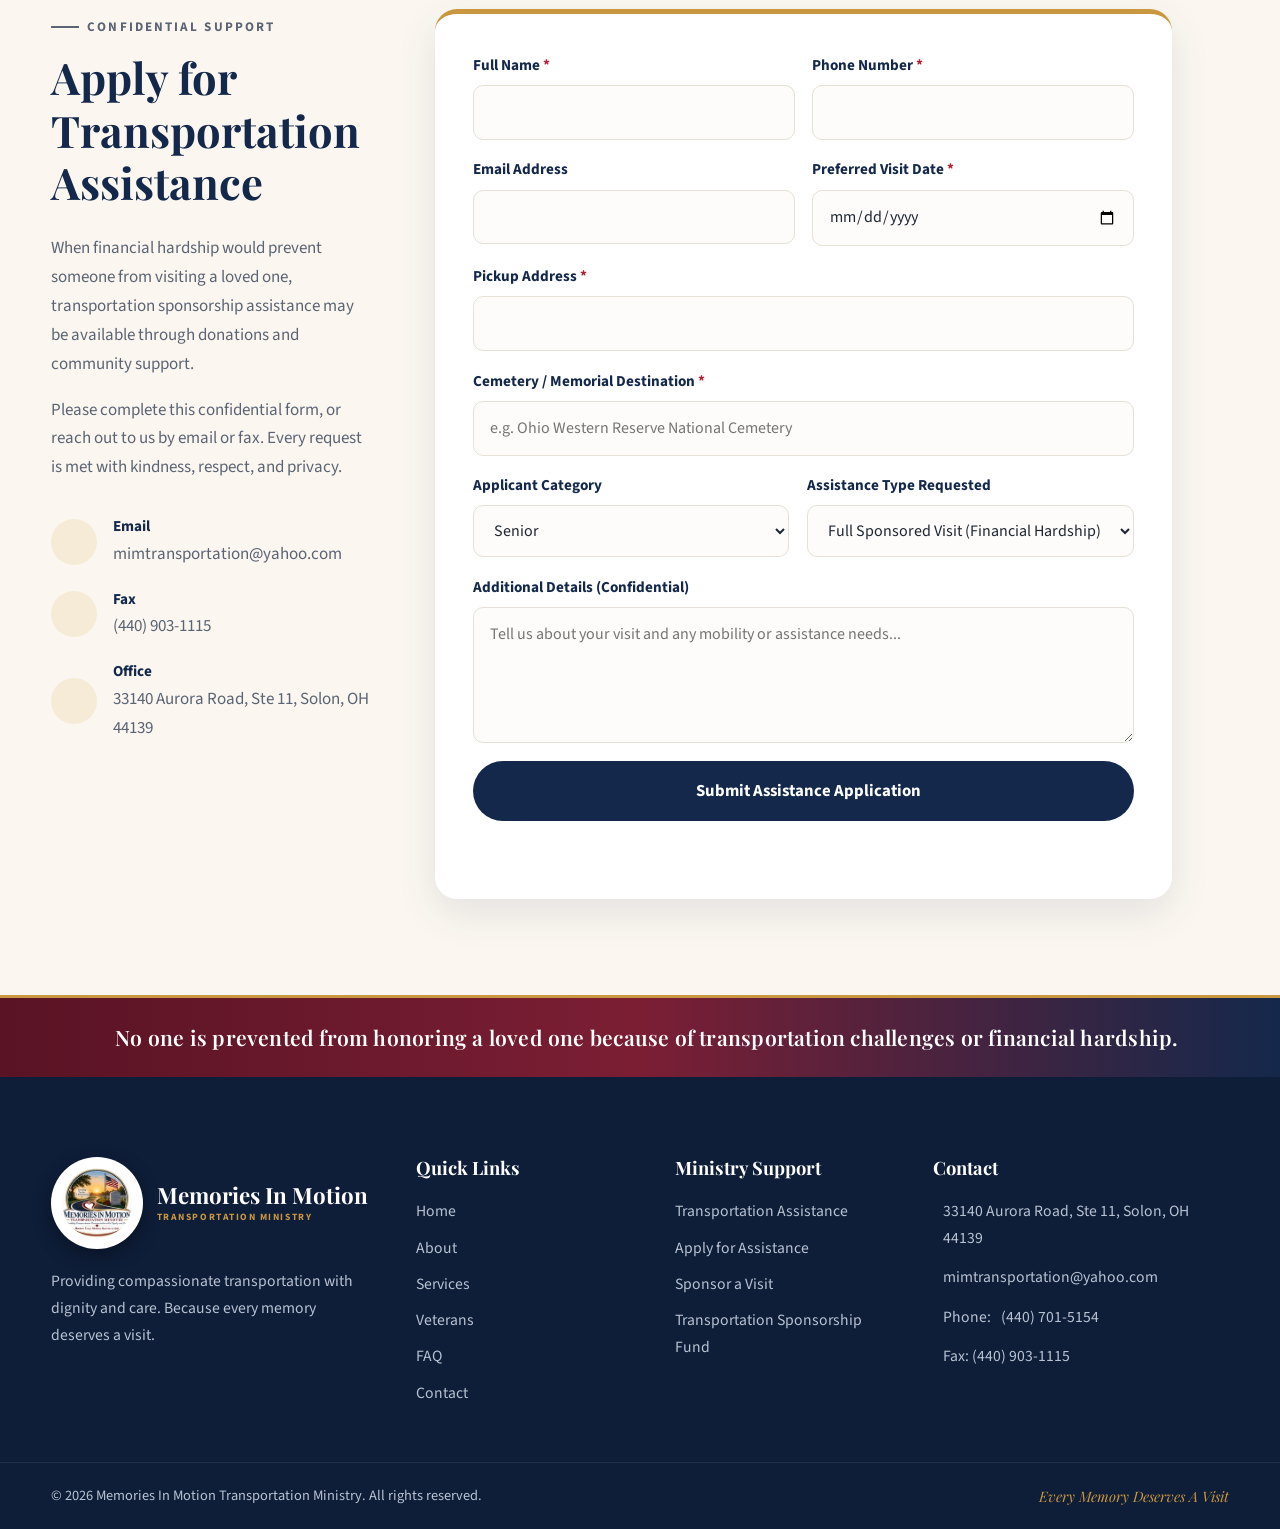
<file: transportation-assistance.html>
<!DOCTYPE html>
<html lang="en">
<head>
  <meta charset="UTF-8">
  <meta name="viewport" content="width=device-width, initial-scale=1.0">
  <title>Transportation Assistance | Memories In Motion Transportation Ministry</title>
  <meta name="description" content="Transportation Assistance and voluntary contribution schedule for Memories In Motion Transportation Ministry. No one is prevented from honoring a loved one because of transportation challenges or financial hardship.">
  <link rel="icon" type="image/svg+xml" href="assets/img/logo.png">

  <!-- Fonts -->
  <link rel="preconnect" href="https://fonts.googleapis.com">
  <link rel="preconnect" href="https://fonts.gstatic.com" crossorigin>
  <link href="https://fonts.googleapis.com/css2?family=Playfair+Display:ital,wght@0,500;0,600;0,700;1,500&family=Source+Sans+3:wght@400;500;600;700&display=swap" rel="stylesheet">

  <!-- Flaticon UIcons — Regular Rounded -->
  <link rel="stylesheet" href="https://cdn-uicons.flaticon.com/2.6.0/uicons-regular-rounded/css/uicons-regular-rounded.css">

  <link rel="stylesheet" href="assets/css/style.css">
</head>
<body>

  <a class="skip-link" href="#main">Skip to main content</a>

  <!-- ============ TOP BAR ============ -->
  <div class="topbar">
    <div class="container topbar__inner">
      <ul class="topbar__list">
        <li><i class="fi fi-rr-marker"></i><a href="https://www.google.com/maps/search/33140+Aurora+Road,+Ste+11,+Solon,+OH+44139" target="_blank" rel="noopener">33140 Aurora Road, Ste 11, Solon, OH 44139</a></li>
        <li><i class="fi fi-rr-envelope"></i><a href="mailto:mimtransportation@yahoo.com">mimtransportation@yahoo.com</a></li>
      </ul>
      <ul class="topbar__list">
        <li><i class="fi fi-rr-phone-call"></i><a href="tel:4407015154">Phone: (440) 701-5154</a></li>
        <li><i class="fi fi-rr-print"></i><span>Fax: (440) 903-1115</span></li>
      </ul>
    </div>
  </div>

  <!-- ============ HEADER ============ -->
  <header class="header" id="header">
    <div class="header__inner">
      <a href="index.html" class="brand" aria-label="Memories In Motion Transportation Ministry – Home">
        <img src="assets/img/logo.png" alt="Memories In Motion Transportation Ministry Logo" class="brand__mark" width="74" height="74">
        <span class="brand__text">
          <span class="brand__name">Memories In Motion</span>
          <span class="brand__sub">Transportation Ministry</span>
        </span>
      </a>

      <nav class="nav" id="nav" aria-label="Main navigation">
        <ul class="nav__list">
          <li><a href="index.html" class="nav__link">Home</a></li>
          <li><a href="about.html" class="nav__link">About</a></li>
          <li><a href="services.html" class="nav__link">Services</a></li>
          <li><a href="veterans.html" class="nav__link">Veterans</a></li>
          <li><a href="transportation-assistance.html" class="nav__link active">Transportation Assistance</a></li>
          <li><a href="sponsor-a-visit.html" class="nav__link">Sponsor a Visit</a></li>
          <li><a href="faq.html" class="nav__link">FAQ</a></li>
          <li><a href="contact.html" class="nav__link">Contact</a></li>
        </ul>
        <a href="contact.html#request" class="btn btn--gold nav__cta"><i class="fi fi-rr-calendar"></i> Schedule a Visit</a>
      </nav>

      <button class="nav-toggle" id="navToggle" aria-label="Open menu" aria-expanded="false" aria-controls="nav">
        <i class="fi fi-rr-menu-burger"></i>
      </button>
    </div>
  </header>

  <main id="main">

    <!-- ============ PAGE HERO ============ -->
    <section class="page-hero">
      <div class="container page-hero__inner">
        <p class="eyebrow eyebrow--light"><i class="fi fi-rr-hand-holding-heart"></i> Compassionate Care Without Barriers</p>
        <h1 class="page-hero__title">Transportation Assistance</h1>
        <p class="page-hero__lead">Ensuring that every person has the opportunity to visit, remember, and honor a loved one regardless of their financial circumstances.</p>
        <div class="page-hero__actions">
          <a href="contact.html#request" class="btn btn--gold btn--lg"><i class="fi fi-rr-shuttle-van"></i> Request Transportation</a>
          <a href="#apply" class="btn btn--ghost btn--lg"><i class="fi fi-rr-shield-check"></i> Apply for Transportation Assistance</a>
          <a href="sponsor-a-visit.html" class="btn btn--burgundy btn--lg"><i class="fi fi-rr-heart"></i> Sponsor a Visit</a>
        </div>
      </div>
    </section>

    <!-- ============ OFFICIAL PRICING STRUCTURE & ASSISTANCE ============ -->
    <section class="section">
      <div class="container">
        <div class="section-head">
          <p class="eyebrow"><i class="fi fi-rr-hand-holding-heart"></i> Sustaining the Ministry With Care</p>
          <h2 class="section-title">Pricing Structure &amp; Assistance Options</h2>
          <p class="section-sub"><strong>Our commitment is simple: No one should be prevented from visiting a loved one because of transportation barriers or financial hardship.</strong> Contributions are voluntary and help sustain the ministry.</p>
        </div>

        <div class="pricing-grid">
          <article class="pricing-card">
            <span class="pricing-card__badge">Standard Rate</span>
            <div class="pricing-card__price">$65–$85 <span class="pricing-card__unit">/ individual</span></div>
            <h3>Standard Round-Trip Visit</h3>
            <p>Full round-trip cemetery transportation focused on your peace of mind and comfort.</p>
            <ul class="pricing-card__features">
              <li><i class="fi fi-rr-check-circle"></i> Transportation to and from the cemetery</li>
              <li><i class="fi fi-rr-check-circle"></i> Up to 1 hour at the cemetery</li>
              <li><i class="fi fi-rr-check-circle"></i> Assistance entering &amp; exiting vehicle</li>
              <li><i class="fi fi-rr-check-circle"></i> Compassionate companionship if desired</li>
            </ul>
            <div class="pricing-card__footer">
              <a href="contact.html#request" class="btn btn--navy btn--block"><i class="fi fi-rr-calendar"></i> Request This Visit</a>
            </div>
          </article>

          <article class="pricing-card pricing-card--assisted">
            <span class="pricing-card__badge">Assisted Care</span>
            <div class="pricing-card__price">$35–$50 <span class="pricing-card__unit">/ visit</span></div>
            <h3>Ministry Assisted Rate</h3>
            <p>For seniors, widows/widowers, veterans' families, and individuals living on fixed incomes.</p>
            <ul class="pricing-card__features">
              <li><i class="fi fi-rr-check-circle"></i> Supported through donations &amp; community sponsorships</li>
              <li><i class="fi fi-rr-check-circle"></i> Up to 1 hour on-site graveside visit</li>
              <li><i class="fi fi-rr-check-circle"></i> Patient driver accompaniment &amp; walker accommodation</li>
              <li><i class="fi fi-rr-check-circle"></i> Completely confidential application</li>
            </ul>
            <div class="pricing-card__footer">
              <a href="#apply" class="btn btn--gold btn--block"><i class="fi fi-rr-shield-check"></i> Apply for Assisted Rate</a>
            </div>
          </article>

          <article class="pricing-card pricing-card--featured">
            <span class="pricing-card__badge">100% Sponsored</span>
            <div class="pricing-card__price">No Charge <span class="pricing-card__unit">/ Free</span></div>
            <h3>Sponsored "Memory Visit"</h3>
            <p>For individuals and families experiencing significant financial hardship. Funded entirely through ministry donations.</p>
            <ul class="pricing-card__features">
              <li><i class="fi fi-rr-check-circle"></i> 100% covered by Transportation Sponsorship Fund</li>
              <li><i class="fi fi-rr-check-circle"></i> No one turned away because of cost</li>
              <li><i class="fi fi-rr-check-circle"></i> Dignified, compassionate personal service</li>
              <li><i class="fi fi-rr-check-circle"></i> Handled with total warmth, reverent care, and privacy</li>
            </ul>
            <div class="pricing-card__footer">
              <a href="#apply" class="btn btn--burgundy btn--block"><i class="fi fi-rr-heart"></i> Request Sponsored Visit</a>
            </div>
          </article>

          <article class="pricing-card">
            <span class="pricing-card__badge">Family Group</span>
            <div class="pricing-card__price">$95–$125 <span class="pricing-card__unit">/ group</span></div>
            <h3>Family Visit Rate</h3>
            <p>Up to 2–4 family members traveling together to honor a loved one's resting place collectively.</p>
            <ul class="pricing-card__features">
              <li><i class="fi fi-rr-check-circle"></i> Up to 2–4 family members traveling together</li>
              <li><i class="fi fi-rr-check-circle"></i> Includes round-trip transportation &amp; waiting time</li>
              <li><i class="fi fi-rr-check-circle"></i> Single doorstep or shared central pickup</li>
              <li><i class="fi fi-rr-check-circle"></i> Ideal for anniversaries, birthdays &amp; holidays</li>
            </ul>
            <div class="pricing-card__footer">
              <a href="contact.html#request" class="btn btn--navy btn--block"><i class="fi fi-rr-users"></i> Book Family Trip</a>
            </div>
          </article>

          <article class="pricing-card">
            <span class="pricing-card__badge">Honoring Heroes</span>
            <div class="pricing-card__price">$75 <span class="pricing-card__unit">/ suggested donation</span></div>
            <h3>Veteran Cemetery Visits</h3>
            <p>Visits to Ohio Western Reserve National Cemetery and local veteran memorial sites across Northeast Ohio.</p>
            <ul class="pricing-card__features">
              <li><i class="fi fi-rr-check-circle"></i> Ohio Western Reserve National Cemetery</li>
              <li><i class="fi fi-rr-check-circle"></i> Assistance &amp; compassionate companionship included</li>
              <li><i class="fi fi-rr-check-circle"></i> Support for flags, wreaths, and marker location</li>
              <li><i class="fi fi-rr-check-circle"></i> No veteran or gold-star family denied service</li>
            </ul>
            <div class="pricing-card__footer">
              <a href="veterans.html" class="btn btn--navy btn--block"><i class="fi fi-rr-flag"></i> Veteran Details</a>
            </div>
          </article>

          <article class="pricing-card">
            <span class="pricing-card__badge">Unhurried Time</span>
            <div class="pricing-card__price">+$15–$20 <span class="pricing-card__unit">/ add'l hour</span></div>
            <h3>Extended Visit Rate</h3>
            <p>Need extra time for personal prayer, memorial services, or walking the grounds? Take your time.</p>
            <ul class="pricing-card__features">
              <li><i class="fi fi-rr-check-circle"></i> Added after the first complimentary hour</li>
              <li><i class="fi fi-rr-check-circle"></i> Driver remains on-site with vehicle</li>
              <li><i class="fi fi-rr-check-circle"></i> Never hurried or pressured</li>
              <li><i class="fi fi-rr-check-circle"></i> Flower shop / florist stop accompaniment</li>
            </ul>
            <div class="pricing-card__footer">
              <a href="contact.html#request" class="btn btn--outline-navy btn--block">Inquire with Request</a>
            </div>
          </article>
        </div>

        <div class="voluntary-notice">
          <span class="icon-circle"><i class="fi fi-rr-hand-holding-heart"></i></span>
          <div>
            <h3>When a Visit Matters Most, Cost Shouldn't Stand in the Way</h3>
            <p>Contributions are voluntary and help sustain the ministry. Because every memory deserves a visit, no one will be denied service due to financial circumstances. If transportation costs are a concern, please contact us or apply below—every request is handled with warmth, dignity, and confidentiality.</p>
          </div>
          <div class="voluntary-notice__buttons">
            <a href="contact.html#request" class="btn btn--navy"><i class="fi fi-rr-shuttle-van"></i> Request Transportation</a>
            <a href="#apply" class="btn btn--gold"><i class="fi fi-rr-shield-check"></i> Apply for Transportation Assistance</a>
            <a href="sponsor-a-visit.html" class="btn btn--burgundy"><i class="fi fi-rr-heart"></i> Sponsor a Visit</a>
          </div>
        </div>
      </div>
    </section>

    <!-- ============ SPONSORSHIP FUND HIGHLIGHT ============ -->
    <section class="section mv">
      <div class="container">
        <div class="mv__grid">
          <article class="mv__card">
            <span class="icon-circle icon-circle--gold"><i class="fi fi-rr-hand-holding-heart"></i></span>
            <h3>Memories In Motion Transportation Sponsorship Fund</h3>
            <p>A Transportation Sponsorship Fund has been established to assist individuals experiencing financial hardship. Contributions from churches, funeral homes, businesses, and community members help ensure that every memory deserves a visit.</p>
          </article>
          <article class="mv__card">
            <span class="icon-circle icon-circle--gold"><i class="fi fi-rr-users"></i></span>
            <h3>Who Assistance Supports</h3>
            <p>Sponsorship donations directly support transportation assistance for seniors, widows and widowers, veterans, individuals with disabilities, and families experiencing financial hardship.</p>
          </article>
        </div>
      </div>
    </section>

    <!-- ============ APPLY FOR TRANSPORTATION ASSISTANCE FORM ============ -->
    <section class="section request" id="apply">
      <div class="container request__grid">
        <div class="request__intro">
          <p class="eyebrow">Confidential Support</p>
          <h2 class="section-title">Apply for Transportation Assistance</h2>
          <p>When financial hardship would prevent someone from visiting a loved one, transportation sponsorship assistance may be available through donations and community support.</p>
          <p>Please complete this confidential form, or reach out to us by email or fax. Every request is met with kindness, respect, and privacy.</p>
          <ul class="contact-list">
            <li><span class="icon-circle icon-circle--sm"><i class="fi fi-rr-envelope"></i></span><div><strong>Email</strong><a href="mailto:mimtransportation@yahoo.com">mimtransportation@yahoo.com</a></div></li>
            <li><span class="icon-circle icon-circle--sm"><i class="fi fi-rr-print"></i></span><div><strong>Fax</strong><span>(440) 903-1115</span></div></li>
            <li><span class="icon-circle icon-circle--sm"><i class="fi fi-rr-marker"></i></span><div><strong>Office</strong><span>33140 Aurora Road, Ste 11, Solon, OH 44139</span></div></li>
          </ul>
        </div>

        <form class="form" id="assistanceForm" novalidate>
          <div class="form__row">
            <div class="field">
              <label for="aName">Full Name <span>*</span></label>
              <input type="text" id="aName" name="name" required autocomplete="name">
            </div>
            <div class="field">
              <label for="aPhone">Phone Number <span>*</span></label>
              <input type="tel" id="aPhone" name="phone" required autocomplete="tel">
            </div>
          </div>
          <div class="form__row">
            <div class="field">
              <label for="aEmail">Email Address</label>
              <input type="email" id="aEmail" name="email" autocomplete="email">
            </div>
            <div class="field">
              <label for="aDate">Preferred Visit Date <span>*</span></label>
              <input type="date" id="aDate" name="date" required>
            </div>
          </div>
          <div class="field">
            <label for="aPickup">Pickup Address <span>*</span></label>
            <input type="text" id="aPickup" name="pickup" required autocomplete="street-address">
          </div>
          <div class="field">
            <label for="aCemetery">Cemetery / Memorial Destination <span>*</span></label>
            <input type="text" id="aCemetery" name="cemetery" required placeholder="e.g. Ohio Western Reserve National Cemetery">
          </div>
          <div class="form__row">
            <div class="field">
              <label for="aCategory">Applicant Category</label>
              <select id="aCategory" name="category">
                <option>Senior</option>
                <option>Widow / Widower</option>
                <option>Veteran / Veteran Family</option>
                <option>Individual with a Disability</option>
                <option>Family Experiencing Financial Hardship</option>
              </select>
            </div>
            <div class="field">
              <label for="aSupport">Assistance Type Requested</label>
              <select id="aSupport" name="support">
                <option>Full Sponsored Visit (Financial Hardship)</option>
                <option>Partial Contribution Assistance</option>
                <option>Mobility + Sponsored Visit</option>
              </select>
            </div>
          </div>
          <div class="field">
            <label for="aMsg">Additional Details (Confidential)</label>
            <textarea id="aMsg" name="message" rows="4" placeholder="Tell us about your visit and any mobility or assistance needs..."></textarea>
          </div>
          <button type="submit" class="btn btn--navy btn--lg btn--block"><i class="fi fi-rr-paper-plane"></i> Submit Assistance Application</button>
          <p class="form__note" id="assistanceNote" role="status" aria-live="polite"></p>
        </form>
      </div>
    </section>

    <!-- ============ SMALL PURPOSE BANNER (ON EVERY PAGE) ============ -->
    <section class="purpose-ribbon" aria-label="Ministry commitment statement">
      <div class="container purpose-ribbon__inner">
        <i class="fi fi-rr-hand-holding-heart"></i>
        <p>No one is prevented from honoring a loved one because of transportation challenges or financial hardship.</p>
      </div>
    </section>

  </main>

  <!-- ============ FOOTER ============ -->
  <footer class="footer">
    <div class="container footer__grid">
      <div class="footer__brand">
        <a href="index.html" class="brand brand--light">
          <img src="assets/img/logo.png" alt="Memories In Motion Transportation Ministry Logo" class="brand__mark" width="84" height="84">
          <span class="brand__text">
            <span class="brand__name">Memories In Motion</span>
            <span class="brand__sub">Transportation Ministry</span>
          </span>
        </a>
        <p>Providing compassionate transportation with dignity and care. Because every memory deserves a visit.</p>
      </div>
      <div>
        <h4>Quick Links</h4>
        <ul class="footer__links">
          <li><a href="index.html">Home</a></li>
          <li><a href="about.html">About</a></li>
          <li><a href="services.html">Services</a></li>
          <li><a href="veterans.html">Veterans</a></li>
          <li><a href="faq.html">FAQ</a></li>
          <li><a href="contact.html">Contact</a></li>
        </ul>
      </div>
      <div>
        <h4>Ministry Support</h4>
        <ul class="footer__links">
          <li><a href="transportation-assistance.html">Transportation Assistance</a></li>
          <li><a href="transportation-assistance.html#apply">Apply for Assistance</a></li>
          <li><a href="sponsor-a-visit.html">Sponsor a Visit</a></li>
          <li><a href="sponsor-a-visit.html#fund">Transportation Sponsorship Fund</a></li>
        </ul>
      </div>
      <div>
        <h4>Contact</h4>
        <ul class="footer__contact">
          <li><i class="fi fi-rr-marker"></i> 33140 Aurora Road, Ste 11, Solon, OH 44139</li>
          <li><i class="fi fi-rr-envelope"></i> <a href="mailto:mimtransportation@yahoo.com">mimtransportation@yahoo.com</a></li>
          <li><i class="fi fi-rr-phone-call"></i> Phone: <a href="tel:4407015154">(440) 701-5154</a></li>
          <li><i class="fi fi-rr-print"></i> Fax: (440) 903-1115</li>
        </ul>
      </div>
    </div>
    <div class="footer__bottom">
      <div class="container footer__bottom-inner">
        <p>&copy; <span id="year"></span> Memories In Motion Transportation Ministry. All rights reserved.</p>
        <p class="footer__slogan"><i class="fi fi-rr-heart"></i> Every Memory Deserves A Visit</p>
      </div>
    </div>
  </footer>

  <a href="#header" class="to-top" id="toTop" aria-label="Back to top"><i class="fi fi-rr-angle-small-up"></i></a>

  <script src="assets/js/main.js"></script>
</body>
</html>
</file>
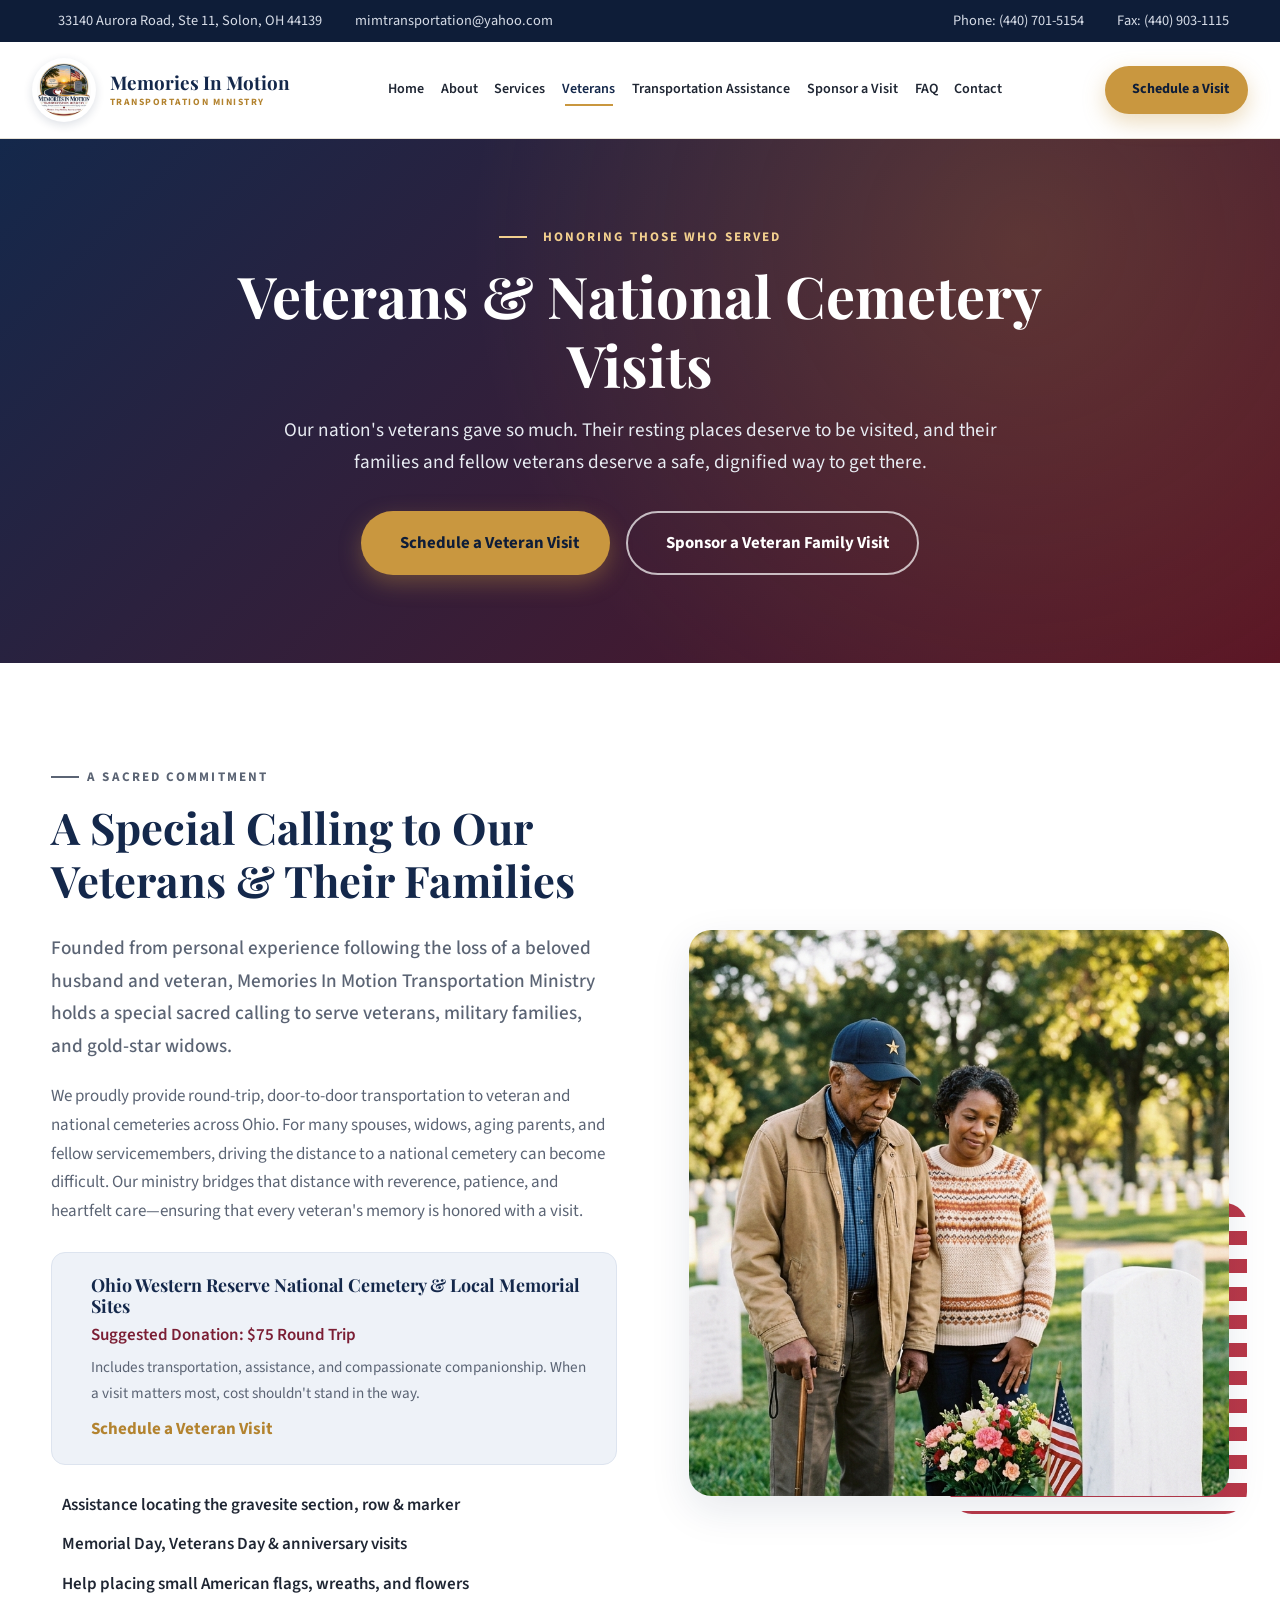
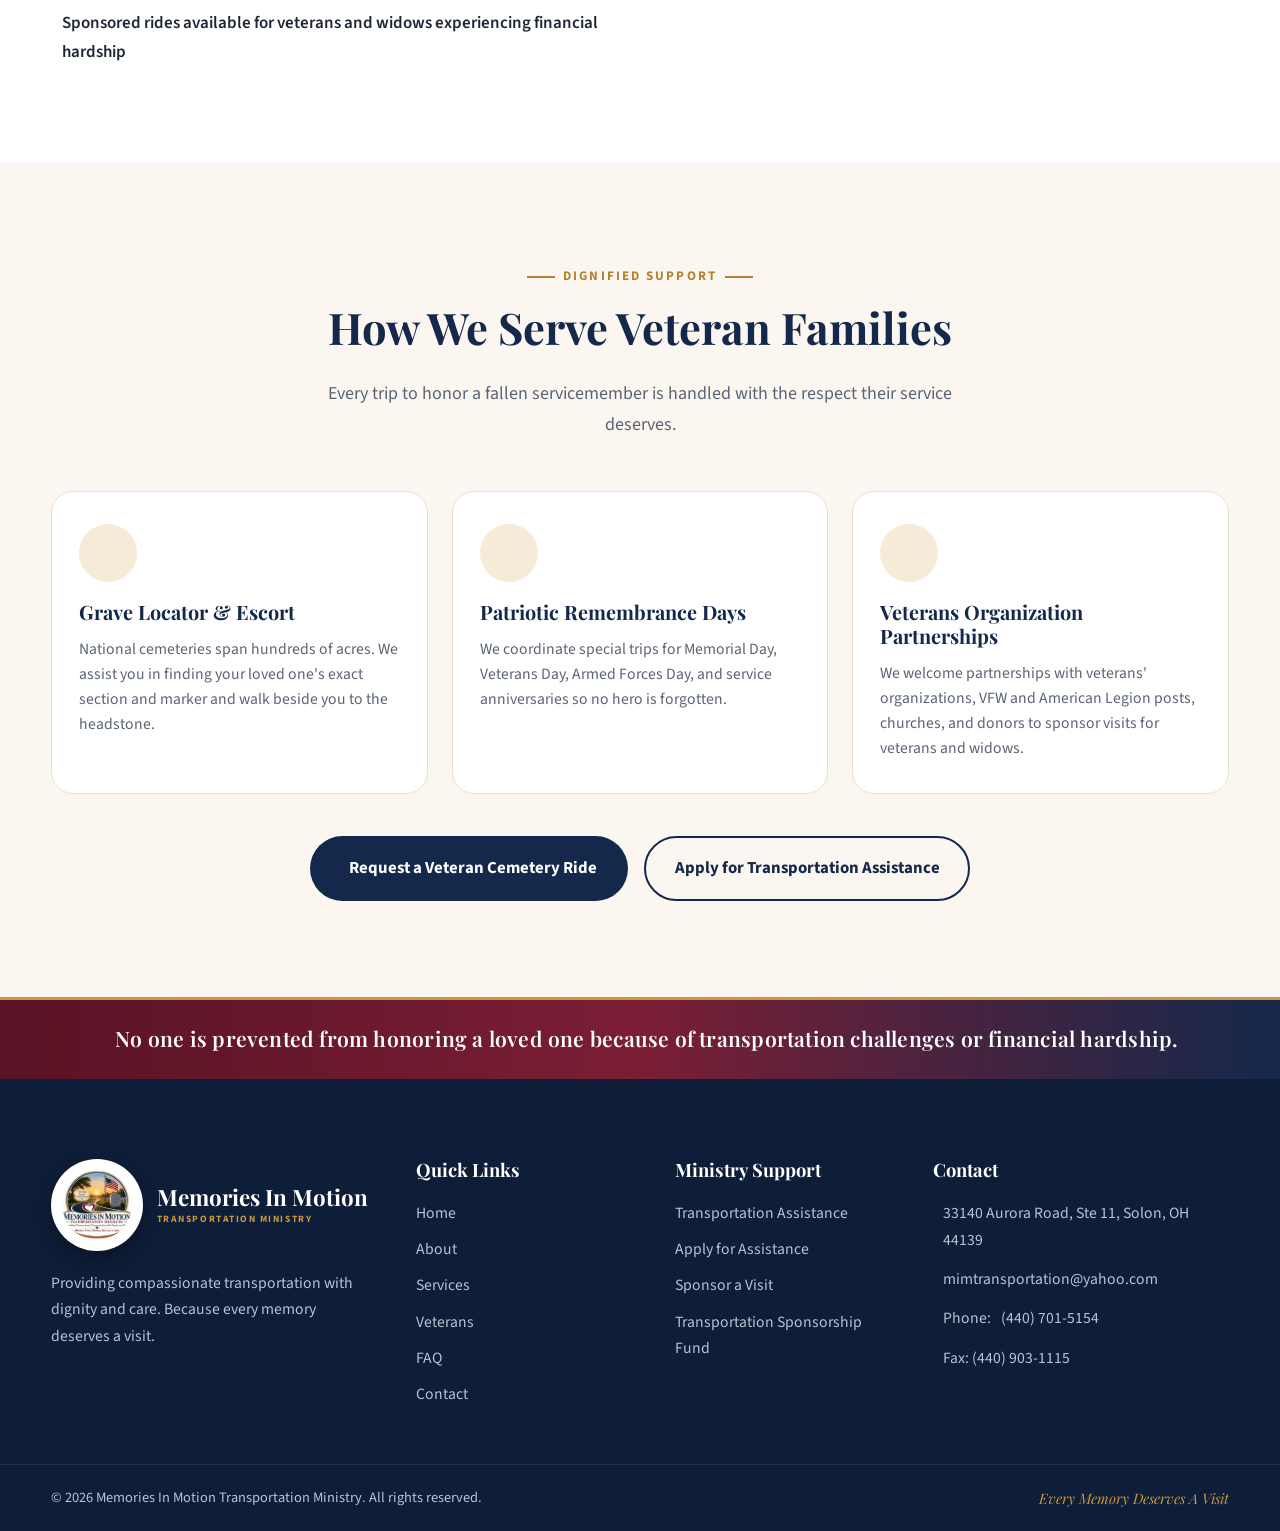
<file: veterans.html>
<!DOCTYPE html>
<html lang="en">
<head>
  <meta charset="UTF-8">
  <meta name="viewport" content="width=device-width, initial-scale=1.0">
  <title>Veterans Cemetery Visits | Memories In Motion Transportation Ministry</title>
  <meta name="description" content="Honoring our nation's veterans and their families with dignified transportation to veteran and national cemeteries, including Ohio Western Reserve National Cemetery in Seville, OH.">
  <link rel="icon" type="image/svg+xml" href="assets/img/logo.png">

  <!-- Fonts -->
  <link rel="preconnect" href="https://fonts.googleapis.com">
  <link rel="preconnect" href="https://fonts.gstatic.com" crossorigin>
  <link href="https://fonts.googleapis.com/css2?family=Playfair+Display:ital,wght@0,500;0,600;0,700;1,500&family=Source+Sans+3:wght@400;500;600;700&display=swap" rel="stylesheet">

  <!-- Flaticon UIcons — Regular Rounded -->
  <link rel="stylesheet" href="https://cdn-uicons.flaticon.com/2.6.0/uicons-regular-rounded/css/uicons-regular-rounded.css">

  <link rel="stylesheet" href="assets/css/style.css">
</head>
<body>

  <a class="skip-link" href="#main">Skip to main content</a>

  <!-- ============ TOP BAR ============ -->
  <div class="topbar">
    <div class="container topbar__inner">
      <ul class="topbar__list">
        <li><i class="fi fi-rr-marker"></i><a href="https://www.google.com/maps/search/33140+Aurora+Road,+Ste+11,+Solon,+OH+44139" target="_blank" rel="noopener">33140 Aurora Road, Ste 11, Solon, OH 44139</a></li>
        <li><i class="fi fi-rr-envelope"></i><a href="mailto:mimtransportation@yahoo.com">mimtransportation@yahoo.com</a></li>
      </ul>
      <ul class="topbar__list">
        <li><i class="fi fi-rr-phone-call"></i><a href="tel:4407015154">Phone: (440) 701-5154</a></li>
        <li><i class="fi fi-rr-print"></i><span>Fax: (440) 903-1115</span></li>
      </ul>
    </div>
  </div>

  <!-- ============ HEADER ============ -->
  <header class="header" id="header">
    <div class="header__inner">
      <a href="index.html" class="brand" aria-label="Memories In Motion Transportation Ministry – Home">
        <img src="assets/img/logo.png" alt="Memories In Motion Transportation Ministry Logo" class="brand__mark" width="74" height="74">
        <span class="brand__text">
          <span class="brand__name">Memories In Motion</span>
          <span class="brand__sub">Transportation Ministry</span>
        </span>
      </a>

      <nav class="nav" id="nav" aria-label="Main navigation">
        <ul class="nav__list">
          <li><a href="index.html" class="nav__link">Home</a></li>
          <li><a href="about.html" class="nav__link">About</a></li>
          <li><a href="services.html" class="nav__link">Services</a></li>
          <li><a href="veterans.html" class="nav__link active">Veterans</a></li>
          <li><a href="transportation-assistance.html" class="nav__link">Transportation Assistance</a></li>
          <li><a href="sponsor-a-visit.html" class="nav__link">Sponsor a Visit</a></li>
          <li><a href="faq.html" class="nav__link">FAQ</a></li>
          <li><a href="contact.html" class="nav__link">Contact</a></li>
        </ul>
        <a href="contact.html#request" class="btn btn--gold nav__cta"><i class="fi fi-rr-calendar"></i> Schedule a Visit</a>
      </nav>

      <button class="nav-toggle" id="navToggle" aria-label="Open menu" aria-expanded="false" aria-controls="nav">
        <i class="fi fi-rr-menu-burger"></i>
      </button>
    </div>
  </header>

  <main id="main">

    <!-- ============ PAGE HERO ============ -->
    <section class="page-hero">
      <div class="container page-hero__inner">
        <p class="eyebrow eyebrow--light"><i class="fi fi-rr-flag"></i> Honoring Those Who Served</p>
        <h1 class="page-hero__title">Veterans &amp; National Cemetery Visits</h1>
        <p class="page-hero__lead">Our nation's veterans gave so much. Their resting places deserve to be visited, and their families and fellow veterans deserve a safe, dignified way to get there.</p>
        <div class="page-hero__actions">
          <a href="contact.html#request" class="btn btn--gold btn--lg"><i class="fi fi-rr-calendar"></i> Schedule a Veteran Visit</a>
          <a href="sponsor-a-visit.html" class="btn btn--ghost btn--lg"><i class="fi fi-rr-heart"></i> Sponsor a Veteran Family Visit</a>
        </div>
      </div>
    </section>

    <!-- ============ VETERANS SPOTLIGHT ============ -->
    <section class="section veterans">
      <div class="container veterans__grid">
        <div class="veterans__text">
          <p class="eyebrow">A Sacred Commitment</p>
          <h2 class="section-title">A Special Calling to Our Veterans &amp; Their Families</h2>
          <p class="lead">Founded from personal experience following the loss of a beloved husband and veteran, Memories In Motion Transportation Ministry holds a special sacred calling to serve veterans, military families, and gold-star widows.</p>
          <p>We proudly provide round-trip, door-to-door transportation to veteran and national cemeteries across Ohio. For many spouses, widows, aging parents, and fellow servicemembers, driving the distance to a national cemetery can become difficult. Our ministry bridges that distance with reverence, patience, and heartfelt care—ensuring that every veteran's memory is honored with a visit.</p>
          <div class="info-box">
            <i class="fi fi-rr-flag"></i>
            <div>
              <h4>Ohio Western Reserve National Cemetery &amp; Local Memorial Sites</h4>
              <p style="margin:.3rem 0; font-weight:600; color:var(--burgundy);">Suggested Donation: $75 Round Trip</p>
              <p style="margin:0 0 .5rem; font-size:.95rem; color:var(--muted);">Includes transportation, assistance, and compassionate companionship. When a visit matters most, cost shouldn't stand in the way.</p>
              <a href="contact.html#request" class="link">Schedule a Veteran Visit <i class="fi fi-rr-arrow-small-right"></i></a>
            </div>
          </div>
          <ul class="checklist">
            <li><i class="fi fi-rr-check-circle"></i> Assistance locating the gravesite section, row &amp; marker</li>
            <li><i class="fi fi-rr-check-circle"></i> Memorial Day, Veterans Day &amp; anniversary visits</li>
            <li><i class="fi fi-rr-check-circle"></i> Help placing small American flags, wreaths, and flowers</li>
            <li><i class="fi fi-rr-check-circle"></i> Sponsored rides available for veterans and widows experiencing financial hardship</li>
          </ul>
        </div>
        <div class="veterans__media">
          <img src="assets/img/veterans.jpg" alt="An elderly African American veteran and his daughter standing respectfully before a white marble headstone with an American flag" loading="lazy">
        </div>
      </div>
    </section>

    <!-- ============ HOW WE SUPPORT VETERAN VISITS ============ -->
    <section class="section services">
      <div class="container">
        <div class="section-head">
          <p class="eyebrow">Dignified Support</p>
          <h2 class="section-title">How We Serve Veteran Families</h2>
          <p class="section-sub">Every trip to honor a fallen servicemember is handled with the respect their service deserves.</p>
        </div>

        <div class="cards cards--3">
          <article class="card">
            <span class="icon-circle"><i class="fi fi-rr-search-location"></i></span>
            <h3>Grave Locator &amp; Escort</h3>
            <p>National cemeteries span hundreds of acres. We assist you in finding your loved one's exact section and marker and walk beside you to the headstone.</p>
          </article>
          <article class="card">
            <span class="icon-circle"><i class="fi fi-rr-flag"></i></span>
            <h3>Patriotic Remembrance Days</h3>
            <p>We coordinate special trips for Memorial Day, Veterans Day, Armed Forces Day, and service anniversaries so no hero is forgotten.</p>
          </article>
          <article class="card">
            <span class="icon-circle"><i class="fi fi-rr-hand-holding-heart"></i></span>
            <h3>Veterans Organization Partnerships</h3>
            <p>We welcome partnerships with veterans' organizations, VFW and American Legion posts, churches, and donors to sponsor visits for veterans and widows.</p>
          </article>
        </div>

        <div class="section-cta">
          <a href="contact.html#request" class="btn btn--navy btn--lg"><i class="fi fi-rr-shuttle-van"></i> Request a Veteran Cemetery Ride</a>
          <a href="transportation-assistance.html" class="btn btn--outline-navy btn--lg">Apply for Transportation Assistance</a>
        </div>
      </div>
    </section>

    <!-- ============ SMALL PURPOSE BANNER (ON EVERY PAGE) ============ -->
    <section class="purpose-ribbon" aria-label="Ministry commitment statement">
      <div class="container purpose-ribbon__inner">
        <i class="fi fi-rr-hand-holding-heart"></i>
        <p>No one is prevented from honoring a loved one because of transportation challenges or financial hardship.</p>
      </div>
    </section>

  </main>

  <!-- ============ FOOTER ============ -->
  <footer class="footer">
    <div class="container footer__grid">
      <div class="footer__brand">
        <a href="index.html" class="brand brand--light">
          <img src="assets/img/logo.png" alt="Memories In Motion Transportation Ministry Logo" class="brand__mark" width="84" height="84">
          <span class="brand__text">
            <span class="brand__name">Memories In Motion</span>
            <span class="brand__sub">Transportation Ministry</span>
          </span>
        </a>
        <p>Providing compassionate transportation with dignity and care. Because every memory deserves a visit.</p>
      </div>
      <div>
        <h4>Quick Links</h4>
        <ul class="footer__links">
          <li><a href="index.html">Home</a></li>
          <li><a href="about.html">About</a></li>
          <li><a href="services.html">Services</a></li>
          <li><a href="veterans.html">Veterans</a></li>
          <li><a href="faq.html">FAQ</a></li>
          <li><a href="contact.html">Contact</a></li>
        </ul>
      </div>
      <div>
        <h4>Ministry Support</h4>
        <ul class="footer__links">
          <li><a href="transportation-assistance.html">Transportation Assistance</a></li>
          <li><a href="transportation-assistance.html#apply">Apply for Assistance</a></li>
          <li><a href="sponsor-a-visit.html">Sponsor a Visit</a></li>
          <li><a href="sponsor-a-visit.html#fund">Transportation Sponsorship Fund</a></li>
        </ul>
      </div>
      <div>
        <h4>Contact</h4>
        <ul class="footer__contact">
          <li><i class="fi fi-rr-marker"></i> 33140 Aurora Road, Ste 11, Solon, OH 44139</li>
          <li><i class="fi fi-rr-envelope"></i> <a href="mailto:mimtransportation@yahoo.com">mimtransportation@yahoo.com</a></li>
          <li><i class="fi fi-rr-phone-call"></i> Phone: <a href="tel:4407015154">(440) 701-5154</a></li>
          <li><i class="fi fi-rr-print"></i> Fax: (440) 903-1115</li>
        </ul>
      </div>
    </div>
    <div class="footer__bottom">
      <div class="container footer__bottom-inner">
        <p>&copy; <span id="year"></span> Memories In Motion Transportation Ministry. All rights reserved.</p>
        <p class="footer__slogan"><i class="fi fi-rr-heart"></i> Every Memory Deserves A Visit</p>
      </div>
    </div>
  </footer>

  <a href="#header" class="to-top" id="toTop" aria-label="Back to top"><i class="fi fi-rr-angle-small-up"></i></a>

  <script src="assets/js/main.js"></script>
</body>
</html>
</file>
<file: assets/css/style.css>
/* =========================================================
   Memories In Motion Transportation Ministry
   ========================================================= */
:root {
  --navy: #14284B;
  --navy-700: #0E1D38;
  --navy-50: #EEF2F8;
  --burgundy: #7B1E34;
  --burgundy-700: #591324;
  --burgundy-50: #FBEFF2;
  --gold: #C9973F;
  --gold-600: #B3832F;
  --gold-100: #F6EBD6;
  --sunrise: #EE9A4E;
  --red: #B22234;
  --cream: #FBF7F0;
  --ink: #1F2633;
  --muted: #5B6474;
  --line: #E6E1D6;
  --white: #fff;

  --font-head: "Playfair Display", Georgia, "Times New Roman", serif;
  --font-body: "Source Sans 3", "Segoe UI", Arial, sans-serif;

  --radius: 14px;
  --radius-lg: 22px;
  --shadow-sm: 0 2px 10px rgba(20, 40, 75, .06);
  --shadow: 0 14px 40px rgba(20, 40, 75, .10);
  --shadow-lg: 0 24px 60px rgba(20, 40, 75, .18);
  --header-h: 96px;
}

*, *::before, *::after { box-sizing: border-box; }
html { scroll-behavior: smooth; scroll-padding-top: var(--header-h); }
body {
  margin: 0;
  font-family: var(--font-body);
  font-size: 1.0625rem;
  line-height: 1.7;
  color: var(--ink);
  background: var(--white);
  -webkit-font-smoothing: antialiased;
}
img { max-width: 100%; display: block; }
a { color: inherit; text-decoration: none; }
ul, ol { margin: 0; padding: 0; list-style: none; }
h1, h2, h3, h4 { font-family: var(--font-head); color: var(--navy); line-height: 1.2; margin: 0 0 .6em; }
p { margin: 0 0 1em; }
.fi { display: inline-flex; line-height: 1; }

.container { width: min(1240px, 92%); margin-inline: auto; }

.skip-link {
  position: absolute; left: -999px; top: 0; background: var(--gold); color: var(--navy);
  padding: .6rem 1rem; z-index: 999; font-weight: 700;
}
.skip-link:focus { left: 1rem; top: 1rem; }

:focus-visible { outline: 3px solid var(--gold); outline-offset: 3px; border-radius: 6px; }

/* ---------- Buttons ---------- */
.btn {
  display: inline-flex; align-items: center; justify-content: center; gap: .55rem;
  padding: .8rem 1.4rem; border-radius: 999px; border: 2px solid transparent;
  font-family: var(--font-body); font-weight: 700; font-size: 1rem; cursor: pointer;
  transition: transform .2s ease, background .2s ease, color .2s ease, box-shadow .2s ease, border-color .2s;
  white-space: nowrap;
}
.btn:hover { transform: translateY(-2px); }
.btn--lg { padding: 1rem 1.8rem; font-size: 1.05rem; }
.btn--block { width: 100%; }
.btn--gold { background: var(--gold); color: var(--navy-700); box-shadow: 0 8px 22px rgba(201,151,63,.35); }
.btn--gold:hover { background: #D7A54C; }
.btn--navy { background: var(--navy); color: var(--white); }
.btn--navy:hover { background: var(--navy-700); box-shadow: var(--shadow); }
.btn--burgundy { background: var(--burgundy); color: var(--white); box-shadow: 0 8px 22px rgba(123,30,52,.28); }
.btn--burgundy:hover { background: var(--burgundy-700); }
.btn--outline-navy { border-color: var(--navy); color: var(--navy); background: transparent; }
.btn--outline-navy:hover { background: var(--navy); color: var(--white); }
.btn--ghost { border-color: rgba(255,255,255,.7); color: var(--white); }
.btn--ghost:hover { background: var(--white); color: var(--navy); }

/* ---------- Eyebrow & titles ---------- */
.eyebrow {
  display: inline-flex; align-items: center; gap: .5rem;
  font-size: .82rem; font-weight: 700; letter-spacing: .16em; text-transform: uppercase;
  color: var(--gold-600); margin-bottom: .8rem;
}
.eyebrow::before { content: ""; width: 28px; height: 2px; background: currentColor; }
.eyebrow--light { color: #F2CF8E; }
.section-title { font-size: clamp(1.9rem, 3.4vw, 2.75rem); }
.section-sub { color: var(--muted); font-size: 1.125rem; max-width: 680px; margin-inline: auto; }
.section-head { text-align: center; margin-bottom: 3.2rem; }
.section-head .eyebrow::after { content: ""; width: 28px; height: 2px; background: currentColor; }
.section-head--light .section-title { color: var(--white); }
.section-head--light .section-sub { color: #DCE2EC; }
.lead { font-size: 1.2rem; color: var(--navy); font-weight: 500; }
.section { padding: 96px 0; }
.section-cta { text-align: center; margin-top: 2.6rem; display: flex; justify-content: center; gap: 1rem; flex-wrap: wrap; }

/* ---------- Icon circle ---------- */
.icon-circle {
  flex: none; display: inline-grid; place-items: center;
  width: 58px; height: 58px; border-radius: 50%;
  background: var(--gold-100); color: var(--gold-600); font-size: 1.5rem;
}
.icon-circle--gold { background: var(--gold); color: var(--navy-700); }
.icon-circle--sm { width: 46px; height: 46px; font-size: 1.15rem; }

/* ---------- Top bar ---------- */
.topbar { background: var(--navy-700); color: #D6DCE7; font-size: .9rem; }
.topbar__inner { display: flex; justify-content: space-between; gap: 1rem; padding: .55rem 0; flex-wrap: wrap; }
.topbar__list { display: flex; gap: 1.6rem; flex-wrap: wrap; }
.topbar__list li { display: flex; align-items: center; gap: .45rem; }
.topbar__list .fi { color: var(--gold); }
.topbar a:hover { color: var(--white); }

/* ---------- Header (Single Horizontal Row Layout) ---------- */
.header {
  position: sticky; top: 0; z-index: 100; background: rgba(255,255,255,.98);
  backdrop-filter: blur(8px); border-bottom: 1px solid var(--line); transition: box-shadow .3s, border-color .3s;
}
.header.scrolled { box-shadow: var(--shadow-sm); }
.header__inner {
  width: min(1360px, 95%); margin-inline: auto;
  height: var(--header-h);
  display: flex; align-items: center; justify-content: space-between; gap: 1.2rem;
}

.brand { display: flex; align-items: center; gap: .85rem; flex-shrink: 0; }
.brand__mark {
  width: 76px; height: 76px; flex-shrink: 0; border-radius: 50%; object-fit: contain;
  background: var(--white); padding: 5px;
  box-shadow: 0 3px 10px rgba(20, 40, 75, .14); transition: transform .25s ease;
}
.brand:hover .brand__mark { transform: scale(1.04); }
.brand__text { display: flex; flex-direction: column; line-height: 1.05; white-space: nowrap; }
.brand__name { font-family: var(--font-head); font-weight: 700; font-size: 1.32rem; color: var(--navy); }
.brand__sub { font-size: .68rem; letter-spacing: .2em; text-transform: uppercase; color: var(--gold-600); font-weight: 700; margin-top: .28rem; }
.brand--light .brand__mark {
  width: 92px; height: 92px; padding: 7px; background: var(--white);
  border: 4px solid rgba(255, 255, 255, .95);
  box-shadow: 0 6px 18px rgba(0, 0, 0, .35);
}
.brand--light .brand__name { color: var(--white); font-size: 1.4rem; }
.brand--light .brand__sub { color: var(--gold); }

.nav {
  flex: 1; display: flex; align-items: center; justify-content: space-between; gap: 1rem; min-width: 0;
}
.nav__list {
  flex: 1; display: flex; align-items: center; justify-content: center;
  gap: .15rem; flex-wrap: nowrap; white-space: nowrap;
}
.nav__link {
  position: relative; display: inline-block; padding: .5rem .62rem;
  font-weight: 600; color: var(--ink); font-size: .95rem; white-space: nowrap;
  transition: color .2s ease;
}
.nav__link::after {
  content: ""; position: absolute; left: .62rem; right: .62rem; bottom: .18rem; height: 2px;
  background: var(--gold); transform: scaleX(0); transition: transform .25s ease;
}
.nav__link:hover, .nav__link.active { color: var(--navy); }
.nav__link:hover::after, .nav__link.active::after { transform: scaleX(1); }

.nav__cta {
  flex-shrink: 0; padding: .72rem 1.25rem; font-size: .95rem;
}

.nav-toggle {
  display: none; width: 46px; height: 46px; border-radius: 12px; border: 1px solid var(--line);
  background: var(--white); color: var(--navy); font-size: 1.3rem; cursor: pointer; place-items: center; flex-shrink: 0;
}

/* ---------- Hero ---------- */
.hero { position: relative; min-height: min(88vh, 780px); display: flex; align-items: center; color: var(--white); overflow: hidden; }
.hero__bg { position: absolute; inset: 0; background-size: cover; background-position: center; transform: scale(1.04); animation: heroZoom 18s ease-out forwards; }
@keyframes heroZoom { to { transform: scale(1); } }
.hero__overlay {
  position: absolute; inset: 0;
  background:
    linear-gradient(90deg, rgba(14,29,56,.92) 0%, rgba(14,29,56,.72) 40%, rgba(14,29,56,.15) 75%, rgba(14,29,56,0) 100%),
    linear-gradient(0deg, rgba(14,29,56,.55), rgba(14,29,56,0) 40%);
}
.hero__content { position: relative; padding: 90px 0 110px; }
.hero__title { color: var(--white); font-size: clamp(2.15rem, 4.2vw, 3.45rem); font-weight: 700; max-width: 780px; line-height: 1.15; margin-bottom: 1.2rem; }
.hero__title em { color: #F4C978; font-style: italic; font-weight: 500; }
.hero__lead { font-size: clamp(1.12rem, 1.6vw, 1.35rem); max-width: 660px; color: #E7EBF2; margin-bottom: 2rem; line-height: 1.55; }
.hero__lead strong { color: #F4C978; font-family: var(--font-head); font-style: italic; font-weight: 600; display: inline-block; margin-top: .35rem; }
.hero__actions { display: flex; gap: 1rem; flex-wrap: wrap; margin-bottom: 2.6rem; }
.hero__badges { display: flex; gap: 1.6rem; flex-wrap: wrap; font-weight: 600; color: #E7EBF2; }
.hero__badges li { display: flex; align-items: center; gap: .5rem; }
.hero__badges .fi { color: var(--gold); font-size: 1.2rem; }

/* ---------- Strip ---------- */
.strip { position: relative; z-index: 2; margin-top: -60px; }
.strip__grid {
  display: grid; grid-template-columns: repeat(4, 1fr); background: var(--white);
  border-radius: var(--radius-lg); box-shadow: var(--shadow-lg); overflow: hidden;
}
.strip__item { display: flex; gap: 1rem; align-items: flex-start; padding: 1.8rem 1.6rem; border-right: 1px solid var(--line); }
.strip__item:last-child { border-right: 0; }
.strip__item h3 { font-size: 1.1rem; margin-bottom: .2rem; }
.strip__item p { font-size: .95rem; color: var(--muted); margin: 0; line-height: 1.5; }

/* ---------- No One Turned Away Because of Cost ---------- */
.no-cost { padding-bottom: 10px; }
.no-cost__card {
  display: grid; grid-template-columns: 1.25fr .95fr; gap: 2.5rem; align-items: stretch;
  background: var(--cream); border: 1px solid var(--line); border-top: 5px solid var(--burgundy);
  border-radius: var(--radius-lg); padding: 2.8rem; box-shadow: var(--shadow);
}
.no-cost__content p { color: var(--muted); }
.no-cost__content .lead { color: var(--navy); }
.no-cost__closing {
  font-family: var(--font-head); font-size: 1.3rem; color: var(--burgundy) !important;
  font-weight: 600; margin-bottom: 1.5rem;
}
.no-cost__actions { display: flex; gap: .9rem; flex-wrap: wrap; }
.no-cost__fund {
  background: linear-gradient(155deg, var(--navy) 0%, var(--navy-700) 100%);
  color: #DCE2EC; border-radius: var(--radius); padding: 2.2rem;
  display: flex; flex-direction: column; justify-content: center;
  border: 1px solid rgba(201,151,63,.35);
}
.no-cost__fund h3 { color: var(--white); font-size: 1.45rem; margin: 1rem 0 .6rem; }
.no-cost__fund p { color: #D4DCE8; font-size: 1rem; margin-bottom: 1.2rem; }
.no-cost__fund-links { display: grid; gap: .5rem; padding-top: 1rem; border-top: 1px solid rgba(255,255,255,.14); }
.no-cost__fund-links .link { color: #F4C978; }
.no-cost__fund-links .link:hover { color: var(--white); }

/* ---------- Inner Page Hero ---------- */
.page-hero {
  position: relative;
  background:
    radial-gradient(circle at 80% 20%, rgba(201,151,63,.22), transparent 50%),
    linear-gradient(135deg, var(--navy) 0%, var(--burgundy-700) 100%);
  color: var(--white); padding: 80px 0 88px; text-align: center; overflow: hidden;
}
.page-hero__inner { max-width: 840px; margin-inline: auto; position: relative; z-index: 1; }
.page-hero__title { color: var(--white); font-size: clamp(2.3rem, 4.8vw, 3.6rem); margin-bottom: .9rem; }
.page-hero__lead { font-size: 1.2rem; color: #E7EBF2; max-width: 720px; margin: 0 auto 2rem; }
.page-hero__actions { display: flex; gap: 1rem; justify-content: center; flex-wrap: wrap; }

/* ---------- About ---------- */
.about__grid { display: grid; grid-template-columns: 1fr 1.05fr; gap: 4.5rem; align-items: center; }
.about__media { position: relative; }
.about__media img { border-radius: var(--radius-lg); box-shadow: var(--shadow); aspect-ratio: 4/4.2; object-fit: cover; width: 100%; }
.about__media::before {
  content: ""; position: absolute; inset: -18px auto auto -18px; width: 55%; height: 55%;
  border: 3px solid var(--gold); border-radius: var(--radius-lg); z-index: -1;
}
.about__card {
  position: absolute; right: -24px; bottom: 32px; max-width: 250px; background: var(--navy);
  color: var(--white); padding: 1.4rem 1.5rem; border-radius: var(--radius); box-shadow: var(--shadow-lg);
}
.about__card .fi { color: var(--gold); font-size: 1.6rem; margin-bottom: .4rem; }
.about__card p { font-family: var(--font-head); font-style: italic; font-size: 1.2rem; margin: 0; line-height: 1.4; }
.about__text p { color: var(--muted); }
.about__text .lead { color: var(--navy); }

.pullquote {
  margin: 1.6rem 0; padding: 1.3rem 1.5rem; background: var(--cream); border-left: 4px solid var(--gold);
  border-radius: 0 var(--radius) var(--radius) 0; font-family: var(--font-head); font-style: italic;
  font-size: 1.2rem; color: var(--navy); line-height: 1.55;
}

.checklist { display: grid; gap: .65rem; margin-top: 1.2rem; }
.checklist li { display: flex; align-items: center; gap: .65rem; font-weight: 600; color: var(--ink); }
.checklist .fi { color: var(--gold-600); font-size: 1.2rem; }

/* ---------- Mission & Vision ---------- */
.mv {
  background:
    radial-gradient(ellipse at 50% 120%, rgba(238,154,78,.35), transparent 60%),
    linear-gradient(180deg, var(--navy) 0%, var(--navy-700) 100%);
  color: #DCE2EC;
}
.mv__grid { display: grid; grid-template-columns: 1fr 1fr; gap: 2rem; }
.mv__card {
  background: rgba(255,255,255,.05); border: 1px solid rgba(255,255,255,.12); border-radius: var(--radius-lg);
  padding: 2.6rem; transition: transform .3s, background .3s;
}
.mv__card:hover { transform: translateY(-4px); background: rgba(255,255,255,.08); }
.mv__card h3 { color: var(--white); font-size: 1.7rem; margin: 1.2rem 0 .7rem; }
.mv__card p { margin: 0; font-size: 1.1rem; }

/* ---------- Services ---------- */
.services { background: var(--cream); }
.cards { display: grid; grid-template-columns: repeat(4, 1fr); gap: 1.5rem; }
.cards--3 { grid-template-columns: repeat(3, 1fr); }
.card {
  background: var(--white); border-radius: var(--radius-lg); padding: 2rem 1.7rem; border: 1px solid var(--line);
  transition: transform .3s ease, box-shadow .3s ease, border-color .3s;
  position: relative; overflow: hidden; display: flex; flex-direction: column;
}
.card::after {
  content: ""; position: absolute; left: 0; right: 0; bottom: 0; height: 4px;
  background: linear-gradient(90deg, var(--gold), var(--sunrise)); transform: scaleX(0); transform-origin: left; transition: transform .35s ease;
}
.card:hover { transform: translateY(-6px); box-shadow: var(--shadow); border-color: transparent; }
.card:hover::after { transform: scaleX(1); }
.card:hover .icon-circle { background: var(--navy); color: var(--gold); }
.card .icon-circle { transition: background .3s, color .3s; margin-bottom: 1.2rem; }
.card h3 { font-size: 1.24rem; }
.card p { color: var(--muted); font-size: .98rem; margin: 0; line-height: 1.6; flex: 1; }

/* ---------- Veterans ---------- */
.veterans__grid { display: grid; grid-template-columns: 1.05fr 1fr; gap: 4.5rem; align-items: center; }
.veterans__text > p { color: var(--muted); }
.veterans__media { position: relative; }
.veterans__media img { border-radius: var(--radius-lg); box-shadow: var(--shadow); aspect-ratio: 4/4.2; object-fit: cover; width: 100%; }
.veterans__media::after {
  content: ""; position: absolute; right: -18px; bottom: -18px; width: 55%; height: 55%;
  border-radius: var(--radius-lg); z-index: -1;
  background: repeating-linear-gradient(180deg, var(--red) 0 14px, #fff 14px 28px); opacity: .9;
}
.info-box {
  display: flex; gap: 1rem; padding: 1.3rem 1.4rem; margin: 1.6rem 0; border-radius: var(--radius);
  background: var(--navy-50); border: 1px solid #DDE4EF;
}
.info-box > .fi { color: var(--navy); font-size: 1.5rem; margin-top: .2rem; }
.info-box h4 { font-size: 1.12rem; margin-bottom: .2rem; }
.info-box p { margin: 0 0 .3rem; color: var(--muted); }
.link { display: inline-flex; align-items: center; gap: .3rem; font-weight: 700; color: var(--gold-600); }
.link:hover { color: var(--navy); }

/* ---------- Sponsorship & Contribution Schedule ---------- */
.sponsorship-preview { background: var(--cream); }
.sponsorship-preview__grid { display: grid; grid-template-columns: 1fr 1.1fr; gap: 2.2rem; align-items: stretch; }
.sponsor-panel {
  background: var(--white); border: 1px solid var(--line); border-radius: var(--radius-lg);
  padding: 2.4rem; box-shadow: var(--shadow-sm); display: flex; flex-direction: column;
}
.sponsor-panel--tiers {
  background: linear-gradient(160deg, var(--navy) 0%, var(--navy-700) 100%);
  color: #DCE2EC; border-color: rgba(201,151,63,.35);
}
.sponsor-panel h3 { font-size: 1.55rem; margin: 1.1rem 0 .6rem; }
.sponsor-panel--tiers h3 { color: var(--white); }
.sponsor-panel__actions { margin-top: auto; padding-top: 1.6rem; }

.schedule-grid { display: grid; grid-template-columns: repeat(4, 1fr); gap: 1.5rem; margin-bottom: 2.4rem; }
.schedule-card {
  background: var(--white); border: 1px solid var(--line); border-top: 4px solid var(--navy);
  border-radius: var(--radius-lg); padding: 2.1rem 1.7rem; box-shadow: var(--shadow-sm);
  display: flex; flex-direction: column; transition: transform .25s ease, box-shadow .25s ease;
}
.schedule-card:hover { transform: translateY(-5px); box-shadow: var(--shadow); }
.schedule-card--featured {
  border-top-color: var(--burgundy); background: linear-gradient(180deg, var(--burgundy-50) 0%, var(--white) 100%);
}
.schedule-card__amount {
  font-family: var(--font-head); font-size: 2.5rem; font-weight: 700; color: var(--burgundy);
  line-height: 1; margin-bottom: .6rem;
}
.schedule-card h3 { font-size: 1.3rem; margin-bottom: .5rem; }
.schedule-card p { color: var(--muted); font-size: .98rem; flex: 1; margin-bottom: 1.2rem; }
.schedule-card__tag {
  display: inline-flex; align-items: center; gap: .4rem; font-size: .86rem; font-weight: 700;
  color: var(--navy); padding-top: .9rem; border-top: 1px dashed var(--line);
}

/* ---------- Official Pricing Grid (from MIMPricing) ---------- */
.pricing-grid { display: grid; grid-template-columns: repeat(3, 1fr); gap: 1.5rem; margin-bottom: 2.4rem; }
.pricing-card {
  background: var(--white); border: 1px solid var(--line); border-top: 4px solid var(--navy);
  border-radius: var(--radius-lg); padding: 2.2rem 1.8rem; box-shadow: var(--shadow-sm);
  display: flex; flex-direction: column; transition: transform .25s ease, box-shadow .25s ease;
}
.pricing-card:hover { transform: translateY(-5px); box-shadow: var(--shadow); }
.pricing-card--featured {
  border-top-color: var(--burgundy); background: linear-gradient(180deg, var(--burgundy-50) 0%, var(--white) 100%);
}
.pricing-card--assisted {
  border-top-color: var(--gold-600); background: linear-gradient(180deg, #FDF9F0 0%, var(--white) 100%);
}
.pricing-card__badge {
  display: inline-block; font-size: .78rem; text-transform: uppercase; font-weight: 700; letter-spacing: .1em;
  padding: .3rem .75rem; border-radius: 20px; background: var(--navy-50); color: var(--navy); margin-bottom: .8rem;
  align-self: flex-start;
}
.pricing-card--featured .pricing-card__badge { background: var(--burgundy); color: var(--white); }
.pricing-card--assisted .pricing-card__badge { background: var(--gold); color: var(--navy-700); }
.pricing-card__price {
  font-family: var(--font-head); font-size: 2.2rem; font-weight: 700; color: var(--navy);
  line-height: 1.1; margin-bottom: .4rem;
}
.pricing-card--featured .pricing-card__price { color: var(--burgundy); }
.pricing-card__unit { font-size: .95rem; font-family: var(--font-sans); font-weight: 500; color: var(--muted); }
.pricing-card h3 { font-size: 1.25rem; margin-bottom: .5rem; }
.pricing-card p { color: var(--muted); font-size: .96rem; line-height: 1.55; margin-bottom: 1.1rem; }
.pricing-card__features { list-style: none; padding: 0; margin: 0 0 1.4rem; display: grid; gap: .55rem; font-size: .94rem; color: var(--ink); }
.pricing-card__features li { display: flex; align-items: flex-start; gap: .6rem; }
.pricing-card__features .fi { color: var(--gold-600); margin-top: .15rem; flex-shrink: 0; }
.pricing-card__footer { margin-top: auto; padding-top: 1rem; border-top: 1px solid var(--line); }

.voluntary-notice {
  background: var(--cream); border: 1px solid var(--line); border-left: 5px solid var(--gold);
  border-radius: var(--radius-lg); padding: 2.2rem 2.4rem;
  display: grid; grid-template-columns: auto 1fr; gap: 1.5rem; align-items: center;
  margin-bottom: 2.4rem;
}
.voluntary-notice h3 { margin-bottom: .35rem; font-size: 1.4rem; }
.voluntary-notice p { margin: 0; color: var(--muted); }
.voluntary-notice__buttons { grid-column: 1 / -1; display: flex; gap: 1rem; flex-wrap: wrap; padding-top: .6rem; }

.center-statement {
  text-align: center; font-family: var(--font-head); font-size: 1.35rem; color: var(--navy); margin: 1.5rem 0 0;
}

.partner-card {
  background: var(--cream); border: 1px solid var(--line); border-radius: var(--radius-lg);
  padding: 2.5rem; display: flex; flex-direction: column; align-items: flex-start; box-shadow: var(--shadow-sm);
}
.partner-card--burgundy {
  background: linear-gradient(155deg, var(--burgundy) 0%, var(--burgundy-700) 100%);
  color: #F7E8EC; border-color: var(--burgundy);
}
.partner-card h3 { font-size: 1.65rem; margin: 1.1rem 0 .6rem; }
.partner-card--burgundy h3 { color: var(--white); }
.partner-card p { margin-bottom: 1.2rem; flex: 1; }
.partner-card__motto { font-family: var(--font-head); font-size: 1.25rem; color: #F4C978; }

/* ---------- FAQ Section ---------- */
.faq { background: var(--cream); }
.faq__list { max-width: 880px; margin-inline: auto; display: grid; gap: 1rem; }
.faq__item {
  background: var(--white); border: 1px solid var(--line); border-radius: var(--radius);
  overflow: hidden; box-shadow: var(--shadow-sm);
}
.faq__question {
  list-style: none; display: flex; align-items: center; justify-content: space-between; gap: 1rem;
  padding: 1.35rem 1.6rem; font-family: var(--font-head); font-size: 1.25rem; font-weight: 700;
  color: var(--navy); cursor: pointer;
}
.faq__question::-webkit-details-marker { display: none; }
.faq__question .fi { color: var(--gold-600); font-size: 1.3rem; transition: transform .25s ease; }
.faq__item[open] .faq__question { border-bottom: 1px solid var(--line); background: #FCF9F3; }
.faq__item[open] .faq__question .fi { transform: rotate(180deg); }
.faq__answer { padding: 1.35rem 1.6rem; color: var(--muted); }
.faq__answer p:last-child { margin-bottom: 0; }

/* ---------- How it works ---------- */
.how { background: var(--white); padding: 40px 0 130px; }
.steps { display: grid; grid-template-columns: repeat(3, 1fr); gap: 2rem; position: relative; counter-reset: s; }
.steps::before {
  content: ""; position: absolute; top: 58px; left: 16%; right: 16%; border-top: 2px dashed #D9C9A5; z-index: 0;
}
.step {
  position: relative; text-align: center; padding: 2.4rem 1.8rem; background: var(--white);
  border-radius: var(--radius-lg); z-index: 1;
}
.step .icon-circle { width: 72px; height: 72px; font-size: 1.8rem; background: var(--navy); color: var(--gold); box-shadow: 0 0 0 10px var(--white); margin-bottom: 1.3rem; }
.step__num {
  position: absolute; top: 1.6rem; left: 50%; transform: translateX(18px);
  width: 30px; height: 30px; border-radius: 50%; background: var(--gold); color: var(--navy-700);
  font-weight: 700; display: grid; place-items: center; font-size: .9rem; z-index: 2;
}
.step h3 { font-size: 1.35rem; }
.step p { color: var(--muted); margin: 0; }

/* ---------- Banner ---------- */
.banner {
  position: relative; z-index: 3; overflow: visible;
  background: linear-gradient(100deg, #F7E2BC 0%, #F3C58A 55%, #EE9A4E 100%);
  padding: 52px 0;
}
.banner__inner { display: flex; align-items: center; gap: 2.5rem; justify-content: space-between; }
.banner__inner > div:not(.banner__logo-wrap) { flex: 1; }
.banner__logo-wrap {
  flex: 0 0 350px;
  width: 350px; height: 350px; aspect-ratio: 1 / 1;
  border-radius: 50%;
  background: var(--white);
  border: 10px solid var(--white);
  padding: 34px;
  display: flex; align-items: center; justify-content: center;
  overflow: hidden;
  margin-top: -116px; margin-bottom: -116px;
  box-shadow: 0 18px 42px rgba(20, 40, 75, .28);
}
.banner__logo {
  width: 100%; height: auto; max-height: 100%; object-fit: contain; display: block; border-radius: 0;
}
.banner__quote { font-family: var(--font-head); font-size: clamp(1.35rem, 2.4vw, 1.9rem); color: var(--navy); margin: 0; line-height: 1.35; font-weight: 600; }
.banner__quote em { font-weight: 500; color: var(--navy-700); }
.banner .btn--gold { background: var(--navy); color: var(--white); box-shadow: var(--shadow); }
.banner .btn--gold:hover { background: var(--navy-700); }

/* ---------- Request ---------- */
.request { background: var(--cream); padding-top: 130px; }
.request__grid { display: grid; grid-template-columns: .85fr 1.15fr; gap: 4rem; align-items: start; }
.request__intro p { color: var(--muted); }
.contact-list { display: grid; gap: 1.1rem; margin-top: 2rem; }
.contact-list li { display: flex; align-items: center; gap: 1rem; }
.contact-list strong { display: block; color: var(--navy); font-size: .95rem; }
.contact-list a, .contact-list span:not(.icon-circle) { color: var(--muted); }
.contact-list a:hover { color: var(--gold-600); }

.form {
  background: var(--white); border-radius: var(--radius-lg); padding: 2.4rem; box-shadow: var(--shadow);
  border-top: 5px solid var(--gold);
}
.form__row { display: grid; grid-template-columns: 1fr 1fr; gap: 1.1rem; }
.field { display: flex; flex-direction: column; margin-bottom: 1.1rem; }
.field label { font-weight: 700; font-size: .95rem; color: var(--navy); margin-bottom: .4rem; }
.field label span { color: var(--red); }
.field input, .field select, .field textarea {
  font: inherit; font-size: 1rem; padding: .8rem 1rem; border: 1.5px solid var(--line); border-radius: 10px;
  background: #FDFCFA; color: var(--ink); transition: border-color .2s, box-shadow .2s;
}
.field input:focus, .field select:focus, .field textarea:focus {
  outline: none; border-color: var(--gold); box-shadow: 0 0 0 4px rgba(201,151,63,.18); background: var(--white);
}
.field.invalid input { border-color: var(--red); }
.form__note { margin: 1rem 0 0; text-align: center; font-weight: 600; color: var(--navy); min-height: 1.4em; }

/* ---------- Contact ---------- */
.contact__grid { display: grid; grid-template-columns: 1fr 1.4fr; gap: 2rem; }
.contact__cards { display: grid; gap: 1.2rem; }
.contact-card {
  display: grid; grid-template-columns: auto 1fr; column-gap: 1.1rem; align-items: start;
  padding: 1.5rem; border: 1px solid var(--line); border-radius: var(--radius); background: var(--white);
  transition: box-shadow .3s, transform .3s;
}
.contact-card:hover { box-shadow: var(--shadow); transform: translateY(-3px); }
.contact-card .icon-circle { grid-row: span 3; }
.contact-card h3 { font-size: 1.15rem; margin: .2rem 0 .3rem; }
.contact-card p { color: var(--muted); margin: 0 0 .3rem; }
.contact-card p a:hover { color: var(--gold-600); }
.contact__map { border-radius: var(--radius-lg); overflow: hidden; box-shadow: var(--shadow); min-height: 420px; }
.contact__map iframe { width: 100%; height: 100%; min-height: 420px; border: 0; display: block; }

/* ---------- Small Purpose Ribbon Banner (On Every Page) ---------- */
.purpose-ribbon {
  background: linear-gradient(90deg, var(--burgundy-700) 0%, var(--burgundy) 50%, var(--navy) 100%);
  color: var(--white); padding: 1.35rem 0; border-top: 3px solid var(--gold);
}
.purpose-ribbon__inner {
  display: flex; align-items: center; justify-content: center; gap: .85rem; text-align: center;
}
.purpose-ribbon__inner .fi { color: #F4C978; font-size: 1.45rem; flex: none; }
.purpose-ribbon__inner p {
  margin: 0; font-family: var(--font-head); font-size: clamp(1.08rem, 1.8vw, 1.32rem);
  font-weight: 600; letter-spacing: .01em;
}

/* ---------- Footer ---------- */
.footer { background: var(--navy-700); color: #B9C2D2; padding-top: 80px; font-size: .98rem; }
.footer__grid { display: grid; grid-template-columns: 1.5fr 1fr 1fr 1.4fr; gap: 3rem; padding-bottom: 56px; }
.footer h4 { color: var(--white); font-size: 1.15rem; margin-bottom: 1.2rem; }
.footer__brand p { margin-top: 1.2rem; max-width: 320px; }
.footer__links { display: grid; gap: .6rem; }
.footer__links a:hover, .footer__contact a:hover { color: var(--gold); }
.footer__contact { display: grid; gap: .8rem; }
.footer__contact li { display: flex; gap: .6rem; align-items: flex-start; }
.footer__contact .fi { color: var(--gold); margin-top: .3rem; }
.footer__bottom { border-top: 1px solid rgba(255,255,255,.08); padding: 1.3rem 0; font-size: .9rem; }
.footer__bottom-inner { display: flex; justify-content: space-between; gap: 1rem; flex-wrap: wrap; }
.footer__bottom p { margin: 0; }
.footer__slogan { display: flex; align-items: center; gap: .4rem; font-family: var(--font-head); font-style: italic; color: var(--gold); }

/* ---------- Back to top ---------- */
.to-top {
  position: fixed; right: 22px; bottom: 22px; width: 50px; height: 50px; border-radius: 50%;
  display: grid; place-items: center; background: var(--gold); color: var(--navy-700); font-size: 1.4rem;
  box-shadow: var(--shadow); opacity: 0; visibility: hidden; transform: translateY(10px); transition: all .3s; z-index: 90;
}
.to-top.show { opacity: 1; visibility: visible; transform: none; }
.to-top:hover { background: var(--navy); color: var(--gold); }

/* ---------- Reveal animation ---------- */
.reveal { opacity: 0; transform: translateY(24px); transition: opacity .7s ease, transform .7s ease; }
.reveal.in { opacity: 1; transform: none; }
@media (prefers-reduced-motion: reduce) {
  * { animation: none !important; transition: none !important; scroll-behavior: auto !important; }
  .reveal { opacity: 1; transform: none; }
}

/* ---------- Responsive ---------- */
@media (max-width: 1280px) {
  .header__inner { gap: .75rem; }
  .brand__mark { width: 64px; height: 64px; }
  .brand__name { font-size: 1.18rem; }
  .brand__sub { font-size: .6rem; letter-spacing: .16em; }
  .nav__link { padding: .45rem .45rem; font-size: .88rem; }
  .nav__cta { padding: .65rem 1.05rem; font-size: .88rem; }
}
@media (max-width: 1100px) {
  .cards, .cards--3, .schedule-grid, .pricing-grid { grid-template-columns: repeat(2, 1fr); }
  .footer__grid { grid-template-columns: 1fr 1fr; }
}
@media (max-width: 1024px) {
  :root { --header-h: 86px; }
  .topbar__list:last-child { display: none; }
  .brand__mark { width: 64px; height: 64px; }
  .nav-toggle { display: grid; }
  .nav {
    position: fixed; inset: calc(var(--header-h)) 0 auto 0; background: var(--white);
    flex-direction: column; align-items: stretch; gap: 1rem; padding: 1.2rem 4% 1.8rem;
    box-shadow: var(--shadow); border-top: 1px solid var(--line);
    transform: translateY(-12px); opacity: 0; visibility: hidden; transition: all .25s ease;
  }
  .nav.open { transform: none; opacity: 1; visibility: visible; }
  .nav__list { flex-direction: column; align-items: stretch; }
  .nav__link { padding: .85rem .4rem; border-bottom: 1px solid var(--line); font-size: 1.05rem; }
  .nav__link::after { display: none; }
  .nav__cta { justify-content: center; padding: .85rem 1.4rem; font-size: 1rem; }

  .strip__grid { grid-template-columns: 1fr 1fr; }
  .strip__item:nth-child(2) { border-right: 0; }
  .strip__item:nth-child(-n+2) { border-bottom: 1px solid var(--line); }

  .no-cost__card, .sponsorship-preview__grid, .about__grid, .veterans__grid, .request__grid, .contact__grid { grid-template-columns: 1fr; gap: 2.5rem; }
  .about__card { right: 16px; }
  .veterans__media { order: -1; }
  .mv__grid { grid-template-columns: 1fr; }
  .steps { grid-template-columns: 1fr; gap: 1rem; }
  .steps::before { display: none; }
  .banner { padding: 56px 0; }
  .banner__inner { flex-direction: column; text-align: center; gap: 1.5rem; }
  .banner__logo-wrap { flex: 0 0 auto; width: 260px; height: 260px; padding: 24px; border: 8px solid var(--white); margin-top: 0; margin-bottom: 0; }
  .section { padding: 80px 0; }
}
@media (max-width: 600px) {
  body { font-size: 1rem; }
  .topbar { display: none; }
  .brand__mark { width: 56px; height: 56px; }
  .brand__name { font-size: 1.12rem; }
  .brand__sub { font-size: .58rem; letter-spacing: .14em; }
  .hero__content { padding: 70px 0 100px; }
  .hero__overlay { background: linear-gradient(180deg, rgba(14,29,56,.75), rgba(14,29,56,.88)); }
  .hero__actions .btn, .page-hero__actions .btn { width: 100%; }
  .strip__grid, .cards, .cards--3, .schedule-grid, .pricing-grid, .form__row, .footer__grid { grid-template-columns: 1fr; }
  .strip__item { border-right: 0 !important; border-bottom: 1px solid var(--line); }
  .strip__item:last-child { border-bottom: 0; }
  .form, .no-cost__card, .voluntary-notice { padding: 1.6rem; }
  .voluntary-notice { grid-template-columns: 1fr; }
  .mv__card { padding: 2rem; }
  .about__media::before, .veterans__media::after { display: none; }
}
</file>
